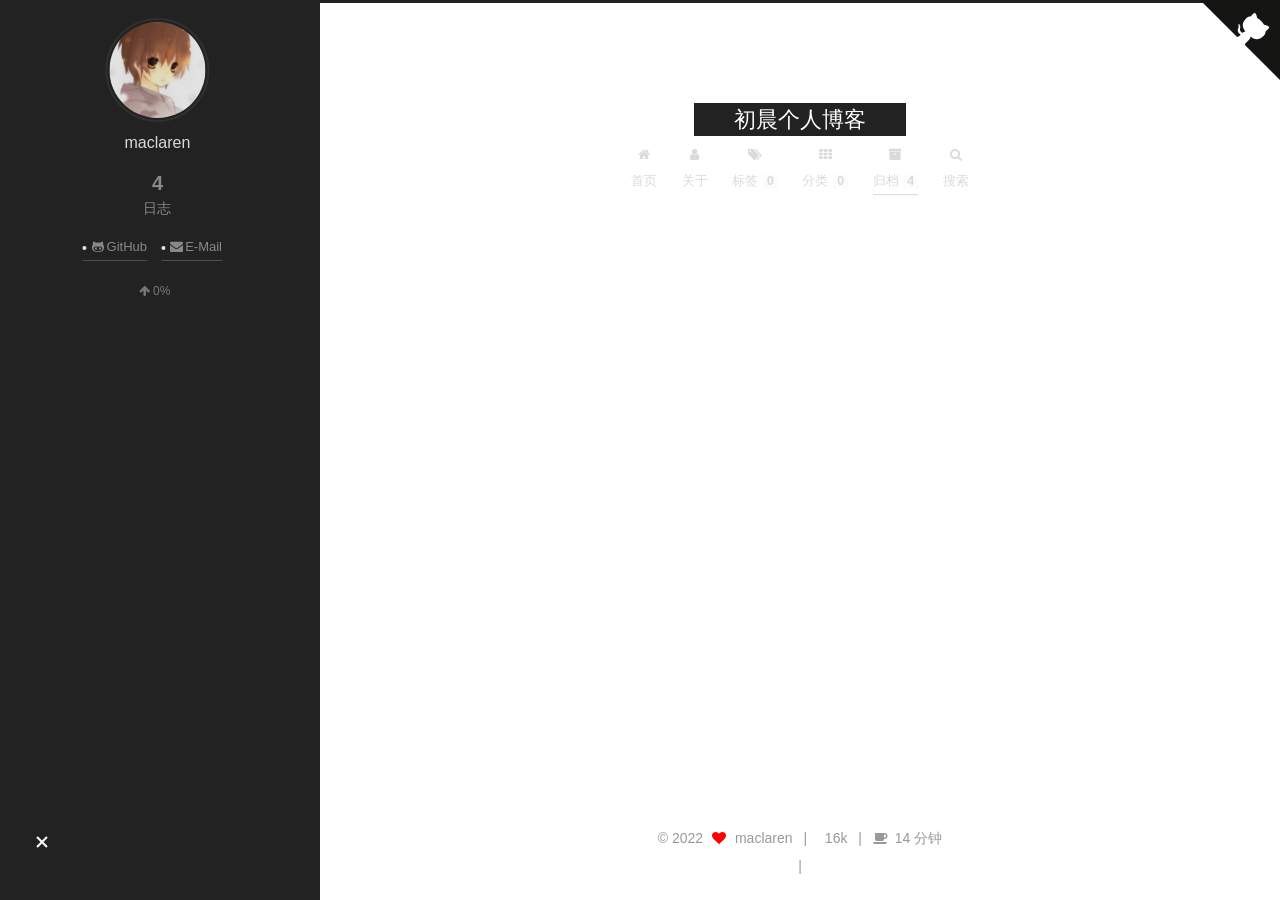
<file: archives/index.html>
<!DOCTYPE html>
<html lang="zh-CN">
<head>
  <meta charset="UTF-8">
<meta name="viewport" content="width=device-width, initial-scale=1, maximum-scale=2">
<meta name="theme-color" content="#222">
<meta name="generator" content="Hexo 5.4.2">
  <link rel="apple-touch-icon" sizes="180x180" href="/images/apple-touch-icon-next.png">
  <link rel="icon" type="image/png" sizes="32x32" href="/images/favicon-32x32-next.png">
  <link rel="icon" type="image/png" sizes="16x16" href="/images/favicon-16x16-next.png">
  <link rel="mask-icon" href="/images/logo.svg" color="#222">

<link rel="stylesheet" href="/css/main.css">


<link rel="stylesheet" href="//cdn.jsdelivr.net/npm/font-awesome@4/css/font-awesome.min.css">

<script id="hexo-configurations">
    var NexT = window.NexT || {};
    var CONFIG = {"hostname":"example.com","root":"/","scheme":"Muse","version":"7.8.0","exturl":false,"sidebar":{"position":"left","display":"always","padding":18,"offset":12,"onmobile":true},"copycode":{"enable":true,"show_result":true,"style":null},"back2top":{"enable":true,"sidebar":true,"scrollpercent":true},"bookmark":{"enable":false,"color":"#222","save":"auto"},"fancybox":false,"mediumzoom":false,"lazyload":false,"pangu":false,"comments":{"style":"tabs","active":null,"storage":true,"lazyload":false,"nav":null},"algolia":{"hits":{"per_page":10},"labels":{"input_placeholder":"Search for Posts","hits_empty":"We didn't find any results for the search: ${query}","hits_stats":"${hits} results found in ${time} ms"}},"localsearch":{"enable":true,"trigger":"auto","top_n_per_article":1,"unescape":false,"preload":false},"motion":{"enable":true,"async":false,"transition":{"post_block":"fadeIn","post_header":"slideDownIn","post_body":"slideDownIn","coll_header":"slideLeftIn","sidebar":"slideUpIn"}},"path":"search.xml"};
  </script>

  <meta property="og:type" content="website">
<meta property="og:title" content="初晨个人博客">
<meta property="og:url" content="http://example.com/archives/index.html">
<meta property="og:site_name" content="初晨个人博客">
<meta property="og:locale" content="zh_CN">
<meta property="article:author" content="maclaren">
<meta name="twitter:card" content="summary">

<link rel="canonical" href="http://example.com/archives/">


<script id="page-configurations">
  // https://hexo.io/docs/variables.html
  CONFIG.page = {
    sidebar: "",
    isHome : false,
    isPost : false,
    lang   : 'zh-CN'
  };
</script>

  <title>归档 | 初晨个人博客</title>
  






  <noscript>
  <style>
  .use-motion .brand,
  .use-motion .menu-item,
  .sidebar-inner,
  .use-motion .post-block,
  .use-motion .pagination,
  .use-motion .comments,
  .use-motion .post-header,
  .use-motion .post-body,
  .use-motion .collection-header { opacity: initial; }

  .use-motion .site-title,
  .use-motion .site-subtitle {
    opacity: initial;
    top: initial;
  }

  .use-motion .logo-line-before i { left: initial; }
  .use-motion .logo-line-after i { right: initial; }
  </style>
</noscript>

</head>

<body itemscope itemtype="http://schema.org/WebPage">
  <div class="container use-motion">
    <div class="headband"></div>
    <a target="_blank" rel="noopener" href="https://github.com/maclaren0920" class="github-corner" aria-label="View source on GitHub">
    <svg width="80" height="80" viewBox="0 0 250 250" style="fill:#151513; color:#fff; position: absolute; top: 0; border: 0; right: 0;" aria-hidden="true"><path d="M0,0 L115,115 L130,115 L142,142 L250,250 L250,0 Z"></path><path d="M128.3,109.0 C113.8,99.7 119.0,89.6 119.0,89.6 C122.0,82.7 120.5,78.6 120.5,78.6 C119.2,72.0 123.4,76.3 123.4,76.3 C127.3,80.9 125.5,87.3 125.5,87.3 C122.9,97.6 130.6,101.9 134.4,103.2" fill="currentColor" style="transform-origin: 130px 106px;" class="octo-arm"></path><path d="M115.0,115.0 C114.9,115.1 118.7,116.5 119.8,115.4 L133.7,101.6 C136.9,99.2 139.9,98.4 142.2,98.6 C133.8,88.0 127.5,74.4 143.8,58.0 C148.5,53.4 154.0,51.2 159.7,51.0 C160.3,49.4 163.2,43.6 171.4,40.1 C171.4,40.1 176.1,42.5 178.8,56.2 C183.1,58.6 187.2,61.8 190.9,65.4 C194.5,69.0 197.7,73.2 200.1,77.6 C213.8,80.2 216.3,84.9 216.3,84.9 C212.7,93.1 206.9,96.0 205.4,96.6 C205.1,102.4 203.0,107.8 198.3,112.5 C181.9,128.9 168.3,122.5 157.7,114.1 C157.9,116.9 156.7,120.9 152.7,124.9 L141.0,136.5 C139.8,137.7 141.6,141.9 141.8,141.8 Z" fill="currentColor" class="octo-body"></path></svg></a><style>.github-corner:hover .octo-arm{animation:octocat-wave 560ms ease-in-out}@keyframes octocat-wave{0%,100%{transform:rotate(0)}20%,60%{transform:rotate(-25deg)}40%,80%{transform:rotate(10deg)}}@media (max-width:500px){.github-corner:hover .octo-arm{animation:none}.github-corner .octo-arm{animation:octocat-wave 560ms ease-in-out}}</style>
    <header class="header" itemscope itemtype="http://schema.org/WPHeader">
      <div class="header-inner"><div class="site-brand-container">
  <div class="site-nav-toggle">
    <div class="toggle" aria-label="切换导航栏">
      <span class="toggle-line toggle-line-first"></span>
      <span class="toggle-line toggle-line-middle"></span>
      <span class="toggle-line toggle-line-last"></span>
    </div>
  </div>

  <div class="site-meta">

    <a href="/" class="brand" rel="start">
      <span class="logo-line-before"><i></i></span>
      <h1 class="site-title">初晨个人博客</h1>
      <span class="logo-line-after"><i></i></span>
    </a>
  </div>

  <div class="site-nav-right">
    <div class="toggle popup-trigger">
        <i class="fa fa-search fa-fw fa-lg"></i>
    </div>
  </div>
</div>




<nav class="site-nav">
  <ul id="menu" class="main-menu menu">
        <li class="menu-item menu-item-home">

    <a href="/" rel="section"><i class="fa fa-home fa-fw"></i>首页</a>

  </li>
        <li class="menu-item menu-item-about">

    <a href="/about/" rel="section"><i class="fa fa-user fa-fw"></i>关于</a>

  </li>
        <li class="menu-item menu-item-tags">

    <a href="/tags/" rel="section"><i class="fa fa-tags fa-fw"></i>标签<span class="badge">0</span></a>

  </li>
        <li class="menu-item menu-item-categories">

    <a href="/categories/" rel="section"><i class="fa fa-th fa-fw"></i>分类<span class="badge">0</span></a>

  </li>
        <li class="menu-item menu-item-archives">

    <a href="/archives/" rel="section"><i class="fa fa-archive fa-fw"></i>归档<span class="badge">4</span></a>

  </li>
      <li class="menu-item menu-item-search">
        <a role="button" class="popup-trigger"><i class="fa fa-search fa-fw"></i>搜索
        </a>
      </li>
  </ul>
</nav>



  <div class="search-pop-overlay">
    <div class="popup search-popup">
        <div class="search-header">
  <span class="search-icon">
    <i class="fa fa-search"></i>
  </span>
  <div class="search-input-container">
    <input autocomplete="off" autocapitalize="off"
           placeholder="搜索..." spellcheck="false"
           type="search" class="search-input">
  </div>
  <span class="popup-btn-close">
    <i class="fa fa-times-circle"></i>
  </span>
</div>
<div id="search-result">
  <div id="no-result">
    <i class="fa fa-spinner fa-pulse fa-5x fa-fw"></i>
  </div>
</div>

    </div>
  </div>

</div>
    </header>

    
  <div class="reading-progress-bar"></div>


    <main class="main">
      <div class="main-inner">
        <div class="content-wrap">
          

          <div class="content archive">
            

  
  
  
  <div class="post-block">
    <div class="posts-collapse">
      <div class="collection-title">
        <span class="collection-header">嗯..! 目前共计 4 篇日志。 继续努力。</span>
      </div>

      
    <div class="collection-year">
      <span class="collection-header">2022</span>
    </div>

  <article itemscope itemtype="http://schema.org/Article">
    <header class="post-header">

      <div class="post-meta">
        <time itemprop="dateCreated"
              datetime="2022-05-23T19:10:57+00:00"
              content="2022-05-23">
          05-23
        </time>
      </div>

      <div class="post-title">
          <a class="post-title-link" href="/2022/05/23/AOP/" itemprop="url">
            <span itemprop="name">AOP在前端领域的实践</span>
          </a>
      </div>

    </header>
  </article>

  <article itemscope itemtype="http://schema.org/Article">
    <header class="post-header">

      <div class="post-meta">
        <time itemprop="dateCreated"
              datetime="2022-05-23T19:10:57+00:00"
              content="2022-05-23">
          05-23
        </time>
      </div>

      <div class="post-title">
          <a class="post-title-link" href="/2022/05/23/event-loop/" itemprop="url">
            <span itemprop="name">深入理解javascript事件循环机制</span>
          </a>
      </div>

    </header>
  </article>

  <article itemscope itemtype="http://schema.org/Article">
    <header class="post-header">

      <div class="post-meta">
        <time itemprop="dateCreated"
              datetime="2022-05-23T19:10:57+00:00"
              content="2022-05-23">
          05-23
        </time>
      </div>

      <div class="post-title">
          <a class="post-title-link" href="/2022/05/23/git/" itemprop="url">
            <span itemprop="name">那些不常用的Git高级命令</span>
          </a>
      </div>

    </header>
  </article>

  <article itemscope itemtype="http://schema.org/Article">
    <header class="post-header">

      <div class="post-meta">
        <time itemprop="dateCreated"
              datetime="2022-05-23T19:10:57+00:00"
              content="2022-05-23">
          05-23
        </time>
      </div>

      <div class="post-title">
          <a class="post-title-link" href="/2022/05/23/reduce/" itemprop="url">
            <span itemprop="name">javascript高阶函数 - 万能的reduce</span>
          </a>
      </div>

    </header>
  </article>


    </div>
  </div>
  
  
  

  



          </div>
          

<script>
  window.addEventListener('tabs:register', () => {
    let { activeClass } = CONFIG.comments;
    if (CONFIG.comments.storage) {
      activeClass = localStorage.getItem('comments_active') || activeClass;
    }
    if (activeClass) {
      let activeTab = document.querySelector(`a[href="#comment-${activeClass}"]`);
      if (activeTab) {
        activeTab.click();
      }
    }
  });
  if (CONFIG.comments.storage) {
    window.addEventListener('tabs:click', event => {
      if (!event.target.matches('.tabs-comment .tab-content .tab-pane')) return;
      let commentClass = event.target.classList[1];
      localStorage.setItem('comments_active', commentClass);
    });
  }
</script>

        </div>
          
  
  <div class="toggle sidebar-toggle">
    <span class="toggle-line toggle-line-first"></span>
    <span class="toggle-line toggle-line-middle"></span>
    <span class="toggle-line toggle-line-last"></span>
  </div>

  <aside class="sidebar">
    <div class="sidebar-inner">

      <ul class="sidebar-nav motion-element">
        <li class="sidebar-nav-toc">
          文章目录
        </li>
        <li class="sidebar-nav-overview">
          站点概览
        </li>
      </ul>

      <!--noindex-->
      <div class="post-toc-wrap sidebar-panel">
      </div>
      <!--/noindex-->

      <div class="site-overview-wrap sidebar-panel">
        <div class="site-author motion-element" itemprop="author" itemscope itemtype="http://schema.org/Person">
    <img class="site-author-image" itemprop="image" alt="maclaren"
      src="/images/avatar.jpg">
  <p class="site-author-name" itemprop="name">maclaren</p>
  <div class="site-description" itemprop="description"></div>
</div>
<div class="site-state-wrap motion-element">
  <nav class="site-state">
      <div class="site-state-item site-state-posts">
          <a href="/archives/">
        
          <span class="site-state-item-count">4</span>
          <span class="site-state-item-name">日志</span>
        </a>
      </div>
  </nav>
</div>
  <div class="links-of-author motion-element">
      <span class="links-of-author-item">
        <a href="https://github.com/maclaren0920" title="GitHub → https:&#x2F;&#x2F;github.com&#x2F;maclaren0920" rel="noopener" target="_blank"><i class="fa fa-fw fa-github-alt"></i>GitHub</a>
      </span>
      <span class="links-of-author-item">
        <a href="mailto:maclaren0920@126.com" title="E-Mail → mailto:maclaren0920@126.com" rel="noopener" target="_blank"><i class="fa fa-fw fa-envelope"></i>E-Mail</a>
      </span>
  </div>



      </div>
        <div class="back-to-top motion-element">
          <i class="fa fa-arrow-up"></i>
          <span>0%</span>
        </div>

    </div>
  </aside>
  <div id="sidebar-dimmer"></div>


      </div>
    </main>

    <footer class="footer">
      <div class="footer-inner">
        

        

<div class="copyright">
  
  &copy; 
  <span itemprop="copyrightYear">2022</span>
  <span class="with-love">
    <i class="fa fa-heart"></i>
  </span>
  <span class="author" itemprop="copyrightHolder">maclaren</span>
    <span class="post-meta-divider">|</span>
    <span class="post-meta-item-icon">
      <i class="fa fa-chart-area"></i>
    </span>
    <span title="站点总字数">16k</span>
    <span class="post-meta-divider">|</span>
    <span class="post-meta-item-icon">
      <i class="fa fa-coffee"></i>
    </span>
    <span title="站点阅读时长">14 分钟</span>
</div>

        
<div class="busuanzi-count">
  <script async src="https://busuanzi.ibruce.info/busuanzi/2.3/busuanzi.pure.mini.js"></script>
    <span class="post-meta-item" id="busuanzi_container_site_uv" style="display: none;">
      <span class="post-meta-item-icon">
        <i class="fa fa-user"></i>
      </span>
      <span class="site-uv" title="总访客量">
        <span id="busuanzi_value_site_uv"></span>
      </span>
    </span>
    <span class="post-meta-divider">|</span>
    <span class="post-meta-item" id="busuanzi_container_site_pv" style="display: none;">
      <span class="post-meta-item-icon">
        <i class="fa fa-eye"></i>
      </span>
      <span class="site-pv" title="总访问量">
        <span id="busuanzi_value_site_pv"></span>
      </span>
    </span>
</div>








      </div>
    </footer>
  </div>

  
  <script src="/lib/anime.min.js"></script>
  <script src="/lib/velocity/velocity.min.js"></script>
  <script src="/lib/velocity/velocity.ui.min.js"></script>

<script src="/js/utils.js"></script>

<script src="/js/motion.js"></script>


<script src="/js/schemes/muse.js"></script>


<script src="/js/next-boot.js"></script>




  




  
<script src="/js/local-search.js"></script>













  

  

</body>
</html>
</file>
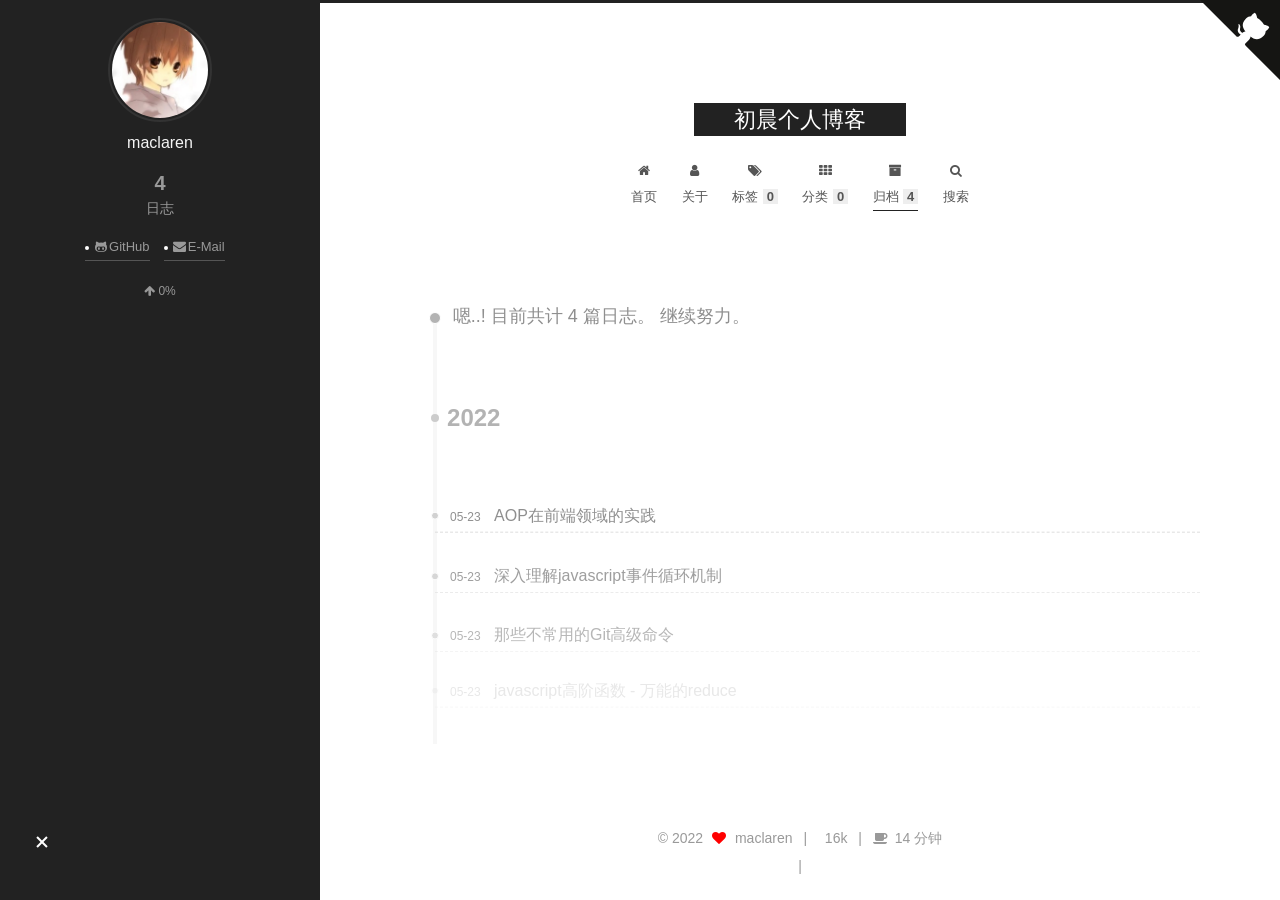
<file: archives/2022/index.html>
<!DOCTYPE html>
<html lang="zh-CN">
<head>
  <meta charset="UTF-8">
<meta name="viewport" content="width=device-width, initial-scale=1, maximum-scale=2">
<meta name="theme-color" content="#222">
<meta name="generator" content="Hexo 5.4.2">
  <link rel="apple-touch-icon" sizes="180x180" href="/images/apple-touch-icon-next.png">
  <link rel="icon" type="image/png" sizes="32x32" href="/images/favicon-32x32-next.png">
  <link rel="icon" type="image/png" sizes="16x16" href="/images/favicon-16x16-next.png">
  <link rel="mask-icon" href="/images/logo.svg" color="#222">

<link rel="stylesheet" href="/css/main.css">


<link rel="stylesheet" href="//cdn.jsdelivr.net/npm/font-awesome@4/css/font-awesome.min.css">

<script id="hexo-configurations">
    var NexT = window.NexT || {};
    var CONFIG = {"hostname":"example.com","root":"/","scheme":"Muse","version":"7.8.0","exturl":false,"sidebar":{"position":"left","display":"always","padding":18,"offset":12,"onmobile":true},"copycode":{"enable":true,"show_result":true,"style":null},"back2top":{"enable":true,"sidebar":true,"scrollpercent":true},"bookmark":{"enable":false,"color":"#222","save":"auto"},"fancybox":false,"mediumzoom":false,"lazyload":false,"pangu":false,"comments":{"style":"tabs","active":null,"storage":true,"lazyload":false,"nav":null},"algolia":{"hits":{"per_page":10},"labels":{"input_placeholder":"Search for Posts","hits_empty":"We didn't find any results for the search: ${query}","hits_stats":"${hits} results found in ${time} ms"}},"localsearch":{"enable":true,"trigger":"auto","top_n_per_article":1,"unescape":false,"preload":false},"motion":{"enable":true,"async":false,"transition":{"post_block":"fadeIn","post_header":"slideDownIn","post_body":"slideDownIn","coll_header":"slideLeftIn","sidebar":"slideUpIn"}},"path":"search.xml"};
  </script>

  <meta property="og:type" content="website">
<meta property="og:title" content="初晨个人博客">
<meta property="og:url" content="http://example.com/archives/2022/index.html">
<meta property="og:site_name" content="初晨个人博客">
<meta property="og:locale" content="zh_CN">
<meta property="article:author" content="maclaren">
<meta name="twitter:card" content="summary">

<link rel="canonical" href="http://example.com/archives/2022/">


<script id="page-configurations">
  // https://hexo.io/docs/variables.html
  CONFIG.page = {
    sidebar: "",
    isHome : false,
    isPost : false,
    lang   : 'zh-CN'
  };
</script>

  <title>归档 | 初晨个人博客</title>
  






  <noscript>
  <style>
  .use-motion .brand,
  .use-motion .menu-item,
  .sidebar-inner,
  .use-motion .post-block,
  .use-motion .pagination,
  .use-motion .comments,
  .use-motion .post-header,
  .use-motion .post-body,
  .use-motion .collection-header { opacity: initial; }

  .use-motion .site-title,
  .use-motion .site-subtitle {
    opacity: initial;
    top: initial;
  }

  .use-motion .logo-line-before i { left: initial; }
  .use-motion .logo-line-after i { right: initial; }
  </style>
</noscript>

</head>

<body itemscope itemtype="http://schema.org/WebPage">
  <div class="container use-motion">
    <div class="headband"></div>
    <a target="_blank" rel="noopener" href="https://github.com/maclaren0920" class="github-corner" aria-label="View source on GitHub">
    <svg width="80" height="80" viewBox="0 0 250 250" style="fill:#151513; color:#fff; position: absolute; top: 0; border: 0; right: 0;" aria-hidden="true"><path d="M0,0 L115,115 L130,115 L142,142 L250,250 L250,0 Z"></path><path d="M128.3,109.0 C113.8,99.7 119.0,89.6 119.0,89.6 C122.0,82.7 120.5,78.6 120.5,78.6 C119.2,72.0 123.4,76.3 123.4,76.3 C127.3,80.9 125.5,87.3 125.5,87.3 C122.9,97.6 130.6,101.9 134.4,103.2" fill="currentColor" style="transform-origin: 130px 106px;" class="octo-arm"></path><path d="M115.0,115.0 C114.9,115.1 118.7,116.5 119.8,115.4 L133.7,101.6 C136.9,99.2 139.9,98.4 142.2,98.6 C133.8,88.0 127.5,74.4 143.8,58.0 C148.5,53.4 154.0,51.2 159.7,51.0 C160.3,49.4 163.2,43.6 171.4,40.1 C171.4,40.1 176.1,42.5 178.8,56.2 C183.1,58.6 187.2,61.8 190.9,65.4 C194.5,69.0 197.7,73.2 200.1,77.6 C213.8,80.2 216.3,84.9 216.3,84.9 C212.7,93.1 206.9,96.0 205.4,96.6 C205.1,102.4 203.0,107.8 198.3,112.5 C181.9,128.9 168.3,122.5 157.7,114.1 C157.9,116.9 156.7,120.9 152.7,124.9 L141.0,136.5 C139.8,137.7 141.6,141.9 141.8,141.8 Z" fill="currentColor" class="octo-body"></path></svg></a><style>.github-corner:hover .octo-arm{animation:octocat-wave 560ms ease-in-out}@keyframes octocat-wave{0%,100%{transform:rotate(0)}20%,60%{transform:rotate(-25deg)}40%,80%{transform:rotate(10deg)}}@media (max-width:500px){.github-corner:hover .octo-arm{animation:none}.github-corner .octo-arm{animation:octocat-wave 560ms ease-in-out}}</style>
    <header class="header" itemscope itemtype="http://schema.org/WPHeader">
      <div class="header-inner"><div class="site-brand-container">
  <div class="site-nav-toggle">
    <div class="toggle" aria-label="切换导航栏">
      <span class="toggle-line toggle-line-first"></span>
      <span class="toggle-line toggle-line-middle"></span>
      <span class="toggle-line toggle-line-last"></span>
    </div>
  </div>

  <div class="site-meta">

    <a href="/" class="brand" rel="start">
      <span class="logo-line-before"><i></i></span>
      <h1 class="site-title">初晨个人博客</h1>
      <span class="logo-line-after"><i></i></span>
    </a>
  </div>

  <div class="site-nav-right">
    <div class="toggle popup-trigger">
        <i class="fa fa-search fa-fw fa-lg"></i>
    </div>
  </div>
</div>




<nav class="site-nav">
  <ul id="menu" class="main-menu menu">
        <li class="menu-item menu-item-home">

    <a href="/" rel="section"><i class="fa fa-home fa-fw"></i>首页</a>

  </li>
        <li class="menu-item menu-item-about">

    <a href="/about/" rel="section"><i class="fa fa-user fa-fw"></i>关于</a>

  </li>
        <li class="menu-item menu-item-tags">

    <a href="/tags/" rel="section"><i class="fa fa-tags fa-fw"></i>标签<span class="badge">0</span></a>

  </li>
        <li class="menu-item menu-item-categories">

    <a href="/categories/" rel="section"><i class="fa fa-th fa-fw"></i>分类<span class="badge">0</span></a>

  </li>
        <li class="menu-item menu-item-archives">

    <a href="/archives/" rel="section"><i class="fa fa-archive fa-fw"></i>归档<span class="badge">4</span></a>

  </li>
      <li class="menu-item menu-item-search">
        <a role="button" class="popup-trigger"><i class="fa fa-search fa-fw"></i>搜索
        </a>
      </li>
  </ul>
</nav>



  <div class="search-pop-overlay">
    <div class="popup search-popup">
        <div class="search-header">
  <span class="search-icon">
    <i class="fa fa-search"></i>
  </span>
  <div class="search-input-container">
    <input autocomplete="off" autocapitalize="off"
           placeholder="搜索..." spellcheck="false"
           type="search" class="search-input">
  </div>
  <span class="popup-btn-close">
    <i class="fa fa-times-circle"></i>
  </span>
</div>
<div id="search-result">
  <div id="no-result">
    <i class="fa fa-spinner fa-pulse fa-5x fa-fw"></i>
  </div>
</div>

    </div>
  </div>

</div>
    </header>

    
  <div class="reading-progress-bar"></div>


    <main class="main">
      <div class="main-inner">
        <div class="content-wrap">
          

          <div class="content archive">
            

  
  
  
  <div class="post-block">
    <div class="posts-collapse">
      <div class="collection-title">
        <span class="collection-header">嗯..! 目前共计 4 篇日志。 继续努力。</span>
      </div>

      
    <div class="collection-year">
      <span class="collection-header">2022</span>
    </div>

  <article itemscope itemtype="http://schema.org/Article">
    <header class="post-header">

      <div class="post-meta">
        <time itemprop="dateCreated"
              datetime="2022-05-23T19:10:57+00:00"
              content="2022-05-23">
          05-23
        </time>
      </div>

      <div class="post-title">
          <a class="post-title-link" href="/2022/05/23/AOP/" itemprop="url">
            <span itemprop="name">AOP在前端领域的实践</span>
          </a>
      </div>

    </header>
  </article>

  <article itemscope itemtype="http://schema.org/Article">
    <header class="post-header">

      <div class="post-meta">
        <time itemprop="dateCreated"
              datetime="2022-05-23T19:10:57+00:00"
              content="2022-05-23">
          05-23
        </time>
      </div>

      <div class="post-title">
          <a class="post-title-link" href="/2022/05/23/event-loop/" itemprop="url">
            <span itemprop="name">深入理解javascript事件循环机制</span>
          </a>
      </div>

    </header>
  </article>

  <article itemscope itemtype="http://schema.org/Article">
    <header class="post-header">

      <div class="post-meta">
        <time itemprop="dateCreated"
              datetime="2022-05-23T19:10:57+00:00"
              content="2022-05-23">
          05-23
        </time>
      </div>

      <div class="post-title">
          <a class="post-title-link" href="/2022/05/23/git/" itemprop="url">
            <span itemprop="name">那些不常用的Git高级命令</span>
          </a>
      </div>

    </header>
  </article>

  <article itemscope itemtype="http://schema.org/Article">
    <header class="post-header">

      <div class="post-meta">
        <time itemprop="dateCreated"
              datetime="2022-05-23T19:10:57+00:00"
              content="2022-05-23">
          05-23
        </time>
      </div>

      <div class="post-title">
          <a class="post-title-link" href="/2022/05/23/reduce/" itemprop="url">
            <span itemprop="name">javascript高阶函数 - 万能的reduce</span>
          </a>
      </div>

    </header>
  </article>


    </div>
  </div>
  
  
  

  



          </div>
          

<script>
  window.addEventListener('tabs:register', () => {
    let { activeClass } = CONFIG.comments;
    if (CONFIG.comments.storage) {
      activeClass = localStorage.getItem('comments_active') || activeClass;
    }
    if (activeClass) {
      let activeTab = document.querySelector(`a[href="#comment-${activeClass}"]`);
      if (activeTab) {
        activeTab.click();
      }
    }
  });
  if (CONFIG.comments.storage) {
    window.addEventListener('tabs:click', event => {
      if (!event.target.matches('.tabs-comment .tab-content .tab-pane')) return;
      let commentClass = event.target.classList[1];
      localStorage.setItem('comments_active', commentClass);
    });
  }
</script>

        </div>
          
  
  <div class="toggle sidebar-toggle">
    <span class="toggle-line toggle-line-first"></span>
    <span class="toggle-line toggle-line-middle"></span>
    <span class="toggle-line toggle-line-last"></span>
  </div>

  <aside class="sidebar">
    <div class="sidebar-inner">

      <ul class="sidebar-nav motion-element">
        <li class="sidebar-nav-toc">
          文章目录
        </li>
        <li class="sidebar-nav-overview">
          站点概览
        </li>
      </ul>

      <!--noindex-->
      <div class="post-toc-wrap sidebar-panel">
      </div>
      <!--/noindex-->

      <div class="site-overview-wrap sidebar-panel">
        <div class="site-author motion-element" itemprop="author" itemscope itemtype="http://schema.org/Person">
    <img class="site-author-image" itemprop="image" alt="maclaren"
      src="/images/avatar.jpg">
  <p class="site-author-name" itemprop="name">maclaren</p>
  <div class="site-description" itemprop="description"></div>
</div>
<div class="site-state-wrap motion-element">
  <nav class="site-state">
      <div class="site-state-item site-state-posts">
          <a href="/archives/">
        
          <span class="site-state-item-count">4</span>
          <span class="site-state-item-name">日志</span>
        </a>
      </div>
  </nav>
</div>
  <div class="links-of-author motion-element">
      <span class="links-of-author-item">
        <a href="https://github.com/maclaren0920" title="GitHub → https:&#x2F;&#x2F;github.com&#x2F;maclaren0920" rel="noopener" target="_blank"><i class="fa fa-fw fa-github-alt"></i>GitHub</a>
      </span>
      <span class="links-of-author-item">
        <a href="mailto:maclaren0920@126.com" title="E-Mail → mailto:maclaren0920@126.com" rel="noopener" target="_blank"><i class="fa fa-fw fa-envelope"></i>E-Mail</a>
      </span>
  </div>



      </div>
        <div class="back-to-top motion-element">
          <i class="fa fa-arrow-up"></i>
          <span>0%</span>
        </div>

    </div>
  </aside>
  <div id="sidebar-dimmer"></div>


      </div>
    </main>

    <footer class="footer">
      <div class="footer-inner">
        

        

<div class="copyright">
  
  &copy; 
  <span itemprop="copyrightYear">2022</span>
  <span class="with-love">
    <i class="fa fa-heart"></i>
  </span>
  <span class="author" itemprop="copyrightHolder">maclaren</span>
    <span class="post-meta-divider">|</span>
    <span class="post-meta-item-icon">
      <i class="fa fa-chart-area"></i>
    </span>
    <span title="站点总字数">16k</span>
    <span class="post-meta-divider">|</span>
    <span class="post-meta-item-icon">
      <i class="fa fa-coffee"></i>
    </span>
    <span title="站点阅读时长">14 分钟</span>
</div>

        
<div class="busuanzi-count">
  <script async src="https://busuanzi.ibruce.info/busuanzi/2.3/busuanzi.pure.mini.js"></script>
    <span class="post-meta-item" id="busuanzi_container_site_uv" style="display: none;">
      <span class="post-meta-item-icon">
        <i class="fa fa-user"></i>
      </span>
      <span class="site-uv" title="总访客量">
        <span id="busuanzi_value_site_uv"></span>
      </span>
    </span>
    <span class="post-meta-divider">|</span>
    <span class="post-meta-item" id="busuanzi_container_site_pv" style="display: none;">
      <span class="post-meta-item-icon">
        <i class="fa fa-eye"></i>
      </span>
      <span class="site-pv" title="总访问量">
        <span id="busuanzi_value_site_pv"></span>
      </span>
    </span>
</div>








      </div>
    </footer>
  </div>

  
  <script src="/lib/anime.min.js"></script>
  <script src="/lib/velocity/velocity.min.js"></script>
  <script src="/lib/velocity/velocity.ui.min.js"></script>

<script src="/js/utils.js"></script>

<script src="/js/motion.js"></script>


<script src="/js/schemes/muse.js"></script>


<script src="/js/next-boot.js"></script>




  




  
<script src="/js/local-search.js"></script>













  

  

</body>
</html>
</file>
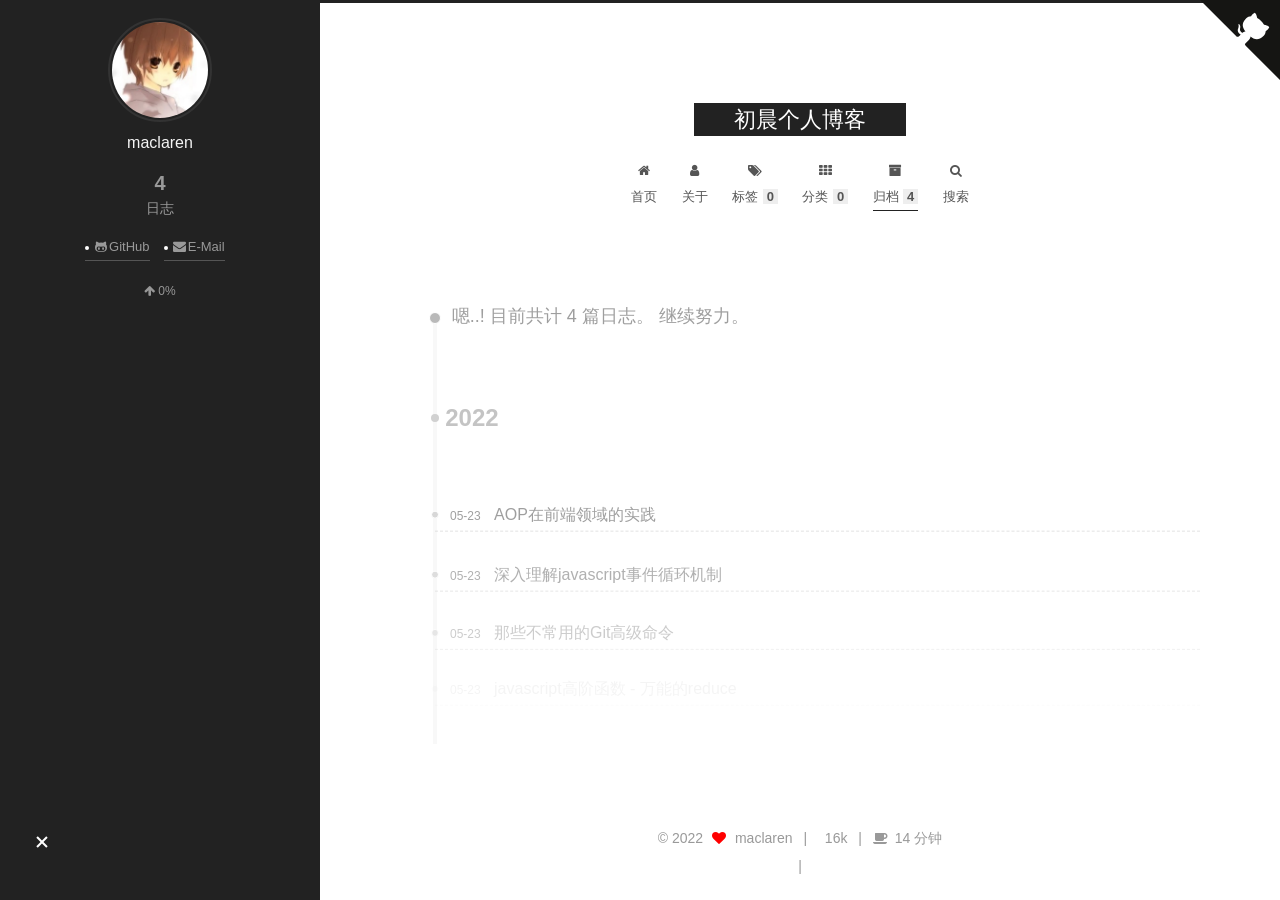
<file: archives/2022/05/index.html>
<!DOCTYPE html>
<html lang="zh-CN">
<head>
  <meta charset="UTF-8">
<meta name="viewport" content="width=device-width, initial-scale=1, maximum-scale=2">
<meta name="theme-color" content="#222">
<meta name="generator" content="Hexo 5.4.2">
  <link rel="apple-touch-icon" sizes="180x180" href="/images/apple-touch-icon-next.png">
  <link rel="icon" type="image/png" sizes="32x32" href="/images/favicon-32x32-next.png">
  <link rel="icon" type="image/png" sizes="16x16" href="/images/favicon-16x16-next.png">
  <link rel="mask-icon" href="/images/logo.svg" color="#222">

<link rel="stylesheet" href="/css/main.css">


<link rel="stylesheet" href="//cdn.jsdelivr.net/npm/font-awesome@4/css/font-awesome.min.css">

<script id="hexo-configurations">
    var NexT = window.NexT || {};
    var CONFIG = {"hostname":"example.com","root":"/","scheme":"Muse","version":"7.8.0","exturl":false,"sidebar":{"position":"left","display":"always","padding":18,"offset":12,"onmobile":true},"copycode":{"enable":true,"show_result":true,"style":null},"back2top":{"enable":true,"sidebar":true,"scrollpercent":true},"bookmark":{"enable":false,"color":"#222","save":"auto"},"fancybox":false,"mediumzoom":false,"lazyload":false,"pangu":false,"comments":{"style":"tabs","active":null,"storage":true,"lazyload":false,"nav":null},"algolia":{"hits":{"per_page":10},"labels":{"input_placeholder":"Search for Posts","hits_empty":"We didn't find any results for the search: ${query}","hits_stats":"${hits} results found in ${time} ms"}},"localsearch":{"enable":true,"trigger":"auto","top_n_per_article":1,"unescape":false,"preload":false},"motion":{"enable":true,"async":false,"transition":{"post_block":"fadeIn","post_header":"slideDownIn","post_body":"slideDownIn","coll_header":"slideLeftIn","sidebar":"slideUpIn"}},"path":"search.xml"};
  </script>

  <meta property="og:type" content="website">
<meta property="og:title" content="初晨个人博客">
<meta property="og:url" content="http://example.com/archives/2022/05/index.html">
<meta property="og:site_name" content="初晨个人博客">
<meta property="og:locale" content="zh_CN">
<meta property="article:author" content="maclaren">
<meta name="twitter:card" content="summary">

<link rel="canonical" href="http://example.com/archives/2022/05/">


<script id="page-configurations">
  // https://hexo.io/docs/variables.html
  CONFIG.page = {
    sidebar: "",
    isHome : false,
    isPost : false,
    lang   : 'zh-CN'
  };
</script>

  <title>归档 | 初晨个人博客</title>
  






  <noscript>
  <style>
  .use-motion .brand,
  .use-motion .menu-item,
  .sidebar-inner,
  .use-motion .post-block,
  .use-motion .pagination,
  .use-motion .comments,
  .use-motion .post-header,
  .use-motion .post-body,
  .use-motion .collection-header { opacity: initial; }

  .use-motion .site-title,
  .use-motion .site-subtitle {
    opacity: initial;
    top: initial;
  }

  .use-motion .logo-line-before i { left: initial; }
  .use-motion .logo-line-after i { right: initial; }
  </style>
</noscript>

</head>

<body itemscope itemtype="http://schema.org/WebPage">
  <div class="container use-motion">
    <div class="headband"></div>
    <a target="_blank" rel="noopener" href="https://github.com/maclaren0920" class="github-corner" aria-label="View source on GitHub">
    <svg width="80" height="80" viewBox="0 0 250 250" style="fill:#151513; color:#fff; position: absolute; top: 0; border: 0; right: 0;" aria-hidden="true"><path d="M0,0 L115,115 L130,115 L142,142 L250,250 L250,0 Z"></path><path d="M128.3,109.0 C113.8,99.7 119.0,89.6 119.0,89.6 C122.0,82.7 120.5,78.6 120.5,78.6 C119.2,72.0 123.4,76.3 123.4,76.3 C127.3,80.9 125.5,87.3 125.5,87.3 C122.9,97.6 130.6,101.9 134.4,103.2" fill="currentColor" style="transform-origin: 130px 106px;" class="octo-arm"></path><path d="M115.0,115.0 C114.9,115.1 118.7,116.5 119.8,115.4 L133.7,101.6 C136.9,99.2 139.9,98.4 142.2,98.6 C133.8,88.0 127.5,74.4 143.8,58.0 C148.5,53.4 154.0,51.2 159.7,51.0 C160.3,49.4 163.2,43.6 171.4,40.1 C171.4,40.1 176.1,42.5 178.8,56.2 C183.1,58.6 187.2,61.8 190.9,65.4 C194.5,69.0 197.7,73.2 200.1,77.6 C213.8,80.2 216.3,84.9 216.3,84.9 C212.7,93.1 206.9,96.0 205.4,96.6 C205.1,102.4 203.0,107.8 198.3,112.5 C181.9,128.9 168.3,122.5 157.7,114.1 C157.9,116.9 156.7,120.9 152.7,124.9 L141.0,136.5 C139.8,137.7 141.6,141.9 141.8,141.8 Z" fill="currentColor" class="octo-body"></path></svg></a><style>.github-corner:hover .octo-arm{animation:octocat-wave 560ms ease-in-out}@keyframes octocat-wave{0%,100%{transform:rotate(0)}20%,60%{transform:rotate(-25deg)}40%,80%{transform:rotate(10deg)}}@media (max-width:500px){.github-corner:hover .octo-arm{animation:none}.github-corner .octo-arm{animation:octocat-wave 560ms ease-in-out}}</style>
    <header class="header" itemscope itemtype="http://schema.org/WPHeader">
      <div class="header-inner"><div class="site-brand-container">
  <div class="site-nav-toggle">
    <div class="toggle" aria-label="切换导航栏">
      <span class="toggle-line toggle-line-first"></span>
      <span class="toggle-line toggle-line-middle"></span>
      <span class="toggle-line toggle-line-last"></span>
    </div>
  </div>

  <div class="site-meta">

    <a href="/" class="brand" rel="start">
      <span class="logo-line-before"><i></i></span>
      <h1 class="site-title">初晨个人博客</h1>
      <span class="logo-line-after"><i></i></span>
    </a>
  </div>

  <div class="site-nav-right">
    <div class="toggle popup-trigger">
        <i class="fa fa-search fa-fw fa-lg"></i>
    </div>
  </div>
</div>




<nav class="site-nav">
  <ul id="menu" class="main-menu menu">
        <li class="menu-item menu-item-home">

    <a href="/" rel="section"><i class="fa fa-home fa-fw"></i>首页</a>

  </li>
        <li class="menu-item menu-item-about">

    <a href="/about/" rel="section"><i class="fa fa-user fa-fw"></i>关于</a>

  </li>
        <li class="menu-item menu-item-tags">

    <a href="/tags/" rel="section"><i class="fa fa-tags fa-fw"></i>标签<span class="badge">0</span></a>

  </li>
        <li class="menu-item menu-item-categories">

    <a href="/categories/" rel="section"><i class="fa fa-th fa-fw"></i>分类<span class="badge">0</span></a>

  </li>
        <li class="menu-item menu-item-archives">

    <a href="/archives/" rel="section"><i class="fa fa-archive fa-fw"></i>归档<span class="badge">4</span></a>

  </li>
      <li class="menu-item menu-item-search">
        <a role="button" class="popup-trigger"><i class="fa fa-search fa-fw"></i>搜索
        </a>
      </li>
  </ul>
</nav>



  <div class="search-pop-overlay">
    <div class="popup search-popup">
        <div class="search-header">
  <span class="search-icon">
    <i class="fa fa-search"></i>
  </span>
  <div class="search-input-container">
    <input autocomplete="off" autocapitalize="off"
           placeholder="搜索..." spellcheck="false"
           type="search" class="search-input">
  </div>
  <span class="popup-btn-close">
    <i class="fa fa-times-circle"></i>
  </span>
</div>
<div id="search-result">
  <div id="no-result">
    <i class="fa fa-spinner fa-pulse fa-5x fa-fw"></i>
  </div>
</div>

    </div>
  </div>

</div>
    </header>

    
  <div class="reading-progress-bar"></div>


    <main class="main">
      <div class="main-inner">
        <div class="content-wrap">
          

          <div class="content archive">
            

  
  
  
  <div class="post-block">
    <div class="posts-collapse">
      <div class="collection-title">
        <span class="collection-header">嗯..! 目前共计 4 篇日志。 继续努力。</span>
      </div>

      
    <div class="collection-year">
      <span class="collection-header">2022</span>
    </div>

  <article itemscope itemtype="http://schema.org/Article">
    <header class="post-header">

      <div class="post-meta">
        <time itemprop="dateCreated"
              datetime="2022-05-23T19:10:57+00:00"
              content="2022-05-23">
          05-23
        </time>
      </div>

      <div class="post-title">
          <a class="post-title-link" href="/2022/05/23/AOP/" itemprop="url">
            <span itemprop="name">AOP在前端领域的实践</span>
          </a>
      </div>

    </header>
  </article>

  <article itemscope itemtype="http://schema.org/Article">
    <header class="post-header">

      <div class="post-meta">
        <time itemprop="dateCreated"
              datetime="2022-05-23T19:10:57+00:00"
              content="2022-05-23">
          05-23
        </time>
      </div>

      <div class="post-title">
          <a class="post-title-link" href="/2022/05/23/event-loop/" itemprop="url">
            <span itemprop="name">深入理解javascript事件循环机制</span>
          </a>
      </div>

    </header>
  </article>

  <article itemscope itemtype="http://schema.org/Article">
    <header class="post-header">

      <div class="post-meta">
        <time itemprop="dateCreated"
              datetime="2022-05-23T19:10:57+00:00"
              content="2022-05-23">
          05-23
        </time>
      </div>

      <div class="post-title">
          <a class="post-title-link" href="/2022/05/23/git/" itemprop="url">
            <span itemprop="name">那些不常用的Git高级命令</span>
          </a>
      </div>

    </header>
  </article>

  <article itemscope itemtype="http://schema.org/Article">
    <header class="post-header">

      <div class="post-meta">
        <time itemprop="dateCreated"
              datetime="2022-05-23T19:10:57+00:00"
              content="2022-05-23">
          05-23
        </time>
      </div>

      <div class="post-title">
          <a class="post-title-link" href="/2022/05/23/reduce/" itemprop="url">
            <span itemprop="name">javascript高阶函数 - 万能的reduce</span>
          </a>
      </div>

    </header>
  </article>


    </div>
  </div>
  
  
  

  



          </div>
          

<script>
  window.addEventListener('tabs:register', () => {
    let { activeClass } = CONFIG.comments;
    if (CONFIG.comments.storage) {
      activeClass = localStorage.getItem('comments_active') || activeClass;
    }
    if (activeClass) {
      let activeTab = document.querySelector(`a[href="#comment-${activeClass}"]`);
      if (activeTab) {
        activeTab.click();
      }
    }
  });
  if (CONFIG.comments.storage) {
    window.addEventListener('tabs:click', event => {
      if (!event.target.matches('.tabs-comment .tab-content .tab-pane')) return;
      let commentClass = event.target.classList[1];
      localStorage.setItem('comments_active', commentClass);
    });
  }
</script>

        </div>
          
  
  <div class="toggle sidebar-toggle">
    <span class="toggle-line toggle-line-first"></span>
    <span class="toggle-line toggle-line-middle"></span>
    <span class="toggle-line toggle-line-last"></span>
  </div>

  <aside class="sidebar">
    <div class="sidebar-inner">

      <ul class="sidebar-nav motion-element">
        <li class="sidebar-nav-toc">
          文章目录
        </li>
        <li class="sidebar-nav-overview">
          站点概览
        </li>
      </ul>

      <!--noindex-->
      <div class="post-toc-wrap sidebar-panel">
      </div>
      <!--/noindex-->

      <div class="site-overview-wrap sidebar-panel">
        <div class="site-author motion-element" itemprop="author" itemscope itemtype="http://schema.org/Person">
    <img class="site-author-image" itemprop="image" alt="maclaren"
      src="/images/avatar.jpg">
  <p class="site-author-name" itemprop="name">maclaren</p>
  <div class="site-description" itemprop="description"></div>
</div>
<div class="site-state-wrap motion-element">
  <nav class="site-state">
      <div class="site-state-item site-state-posts">
          <a href="/archives/">
        
          <span class="site-state-item-count">4</span>
          <span class="site-state-item-name">日志</span>
        </a>
      </div>
  </nav>
</div>
  <div class="links-of-author motion-element">
      <span class="links-of-author-item">
        <a href="https://github.com/maclaren0920" title="GitHub → https:&#x2F;&#x2F;github.com&#x2F;maclaren0920" rel="noopener" target="_blank"><i class="fa fa-fw fa-github-alt"></i>GitHub</a>
      </span>
      <span class="links-of-author-item">
        <a href="mailto:maclaren0920@126.com" title="E-Mail → mailto:maclaren0920@126.com" rel="noopener" target="_blank"><i class="fa fa-fw fa-envelope"></i>E-Mail</a>
      </span>
  </div>



      </div>
        <div class="back-to-top motion-element">
          <i class="fa fa-arrow-up"></i>
          <span>0%</span>
        </div>

    </div>
  </aside>
  <div id="sidebar-dimmer"></div>


      </div>
    </main>

    <footer class="footer">
      <div class="footer-inner">
        

        

<div class="copyright">
  
  &copy; 
  <span itemprop="copyrightYear">2022</span>
  <span class="with-love">
    <i class="fa fa-heart"></i>
  </span>
  <span class="author" itemprop="copyrightHolder">maclaren</span>
    <span class="post-meta-divider">|</span>
    <span class="post-meta-item-icon">
      <i class="fa fa-chart-area"></i>
    </span>
    <span title="站点总字数">16k</span>
    <span class="post-meta-divider">|</span>
    <span class="post-meta-item-icon">
      <i class="fa fa-coffee"></i>
    </span>
    <span title="站点阅读时长">14 分钟</span>
</div>

        
<div class="busuanzi-count">
  <script async src="https://busuanzi.ibruce.info/busuanzi/2.3/busuanzi.pure.mini.js"></script>
    <span class="post-meta-item" id="busuanzi_container_site_uv" style="display: none;">
      <span class="post-meta-item-icon">
        <i class="fa fa-user"></i>
      </span>
      <span class="site-uv" title="总访客量">
        <span id="busuanzi_value_site_uv"></span>
      </span>
    </span>
    <span class="post-meta-divider">|</span>
    <span class="post-meta-item" id="busuanzi_container_site_pv" style="display: none;">
      <span class="post-meta-item-icon">
        <i class="fa fa-eye"></i>
      </span>
      <span class="site-pv" title="总访问量">
        <span id="busuanzi_value_site_pv"></span>
      </span>
    </span>
</div>








      </div>
    </footer>
  </div>

  
  <script src="/lib/anime.min.js"></script>
  <script src="/lib/velocity/velocity.min.js"></script>
  <script src="/lib/velocity/velocity.ui.min.js"></script>

<script src="/js/utils.js"></script>

<script src="/js/motion.js"></script>


<script src="/js/schemes/muse.js"></script>


<script src="/js/next-boot.js"></script>




  




  
<script src="/js/local-search.js"></script>













  

  

</body>
</html>
</file>
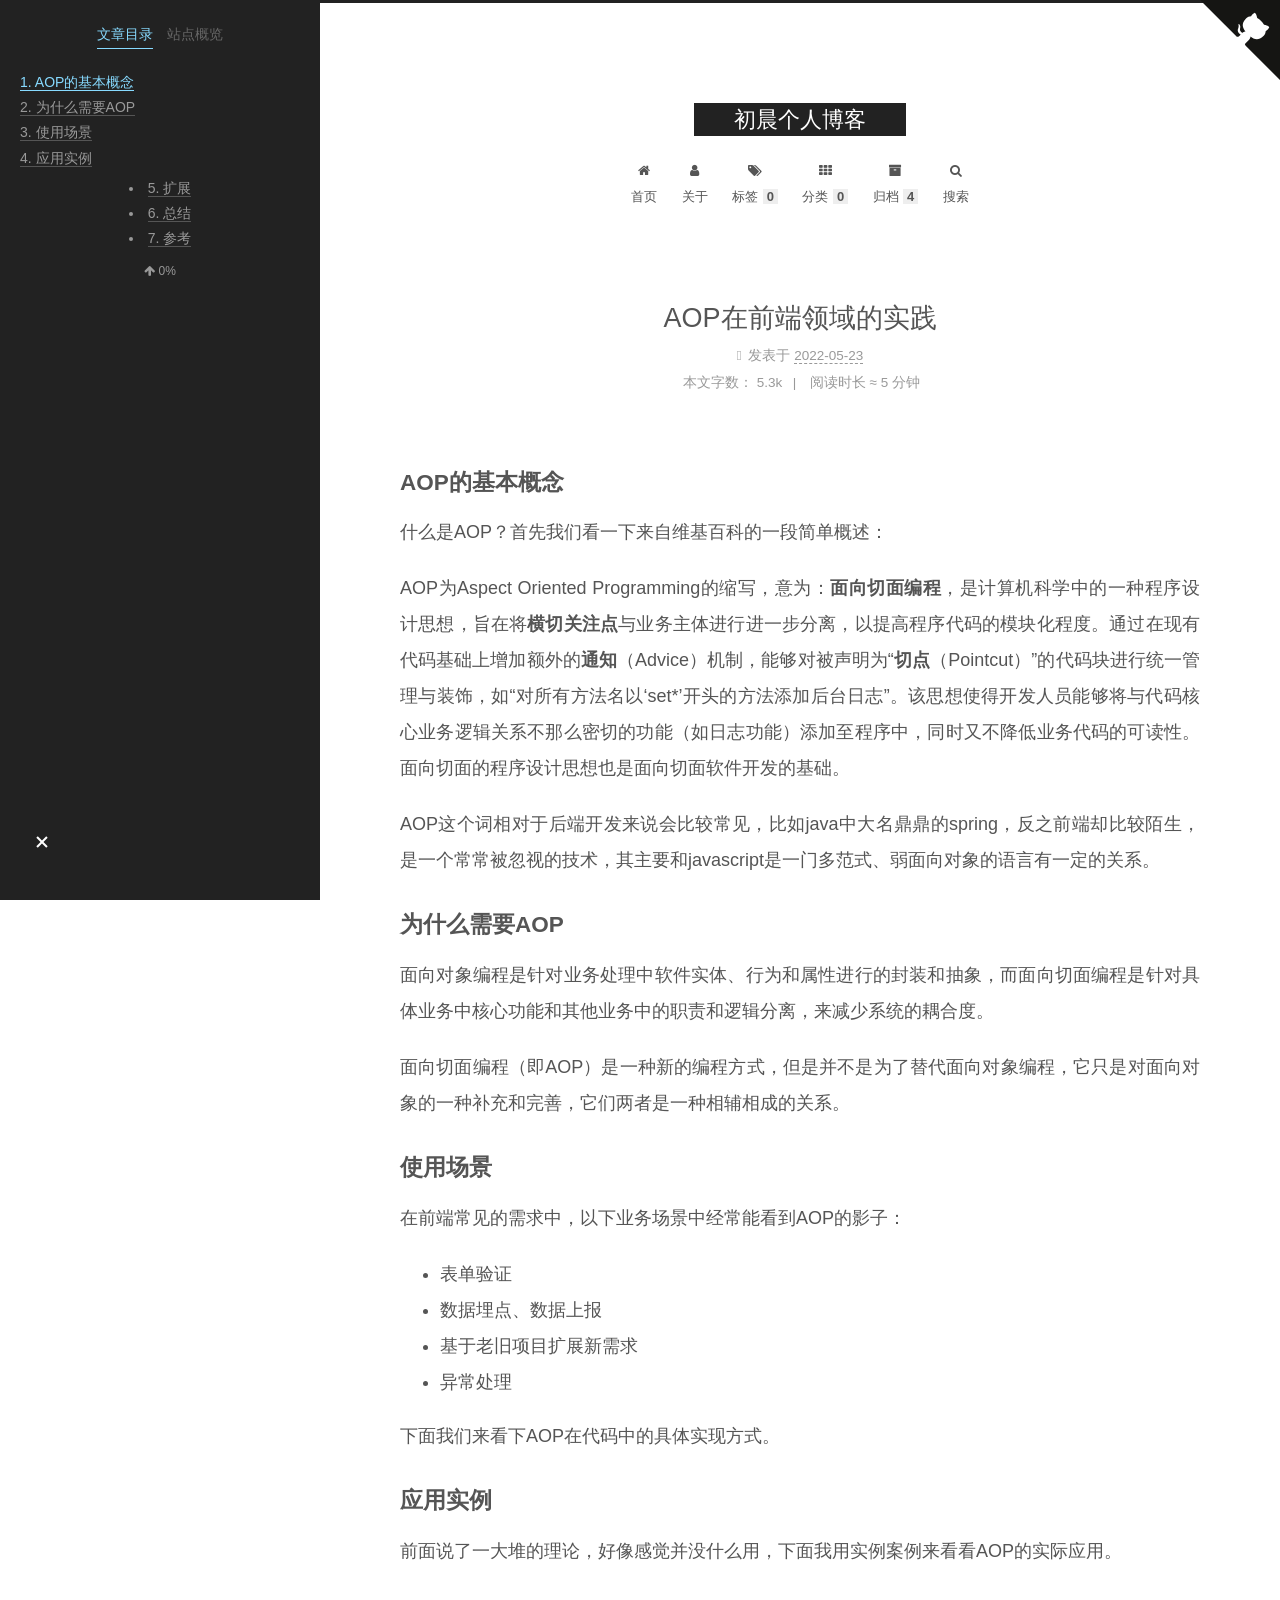
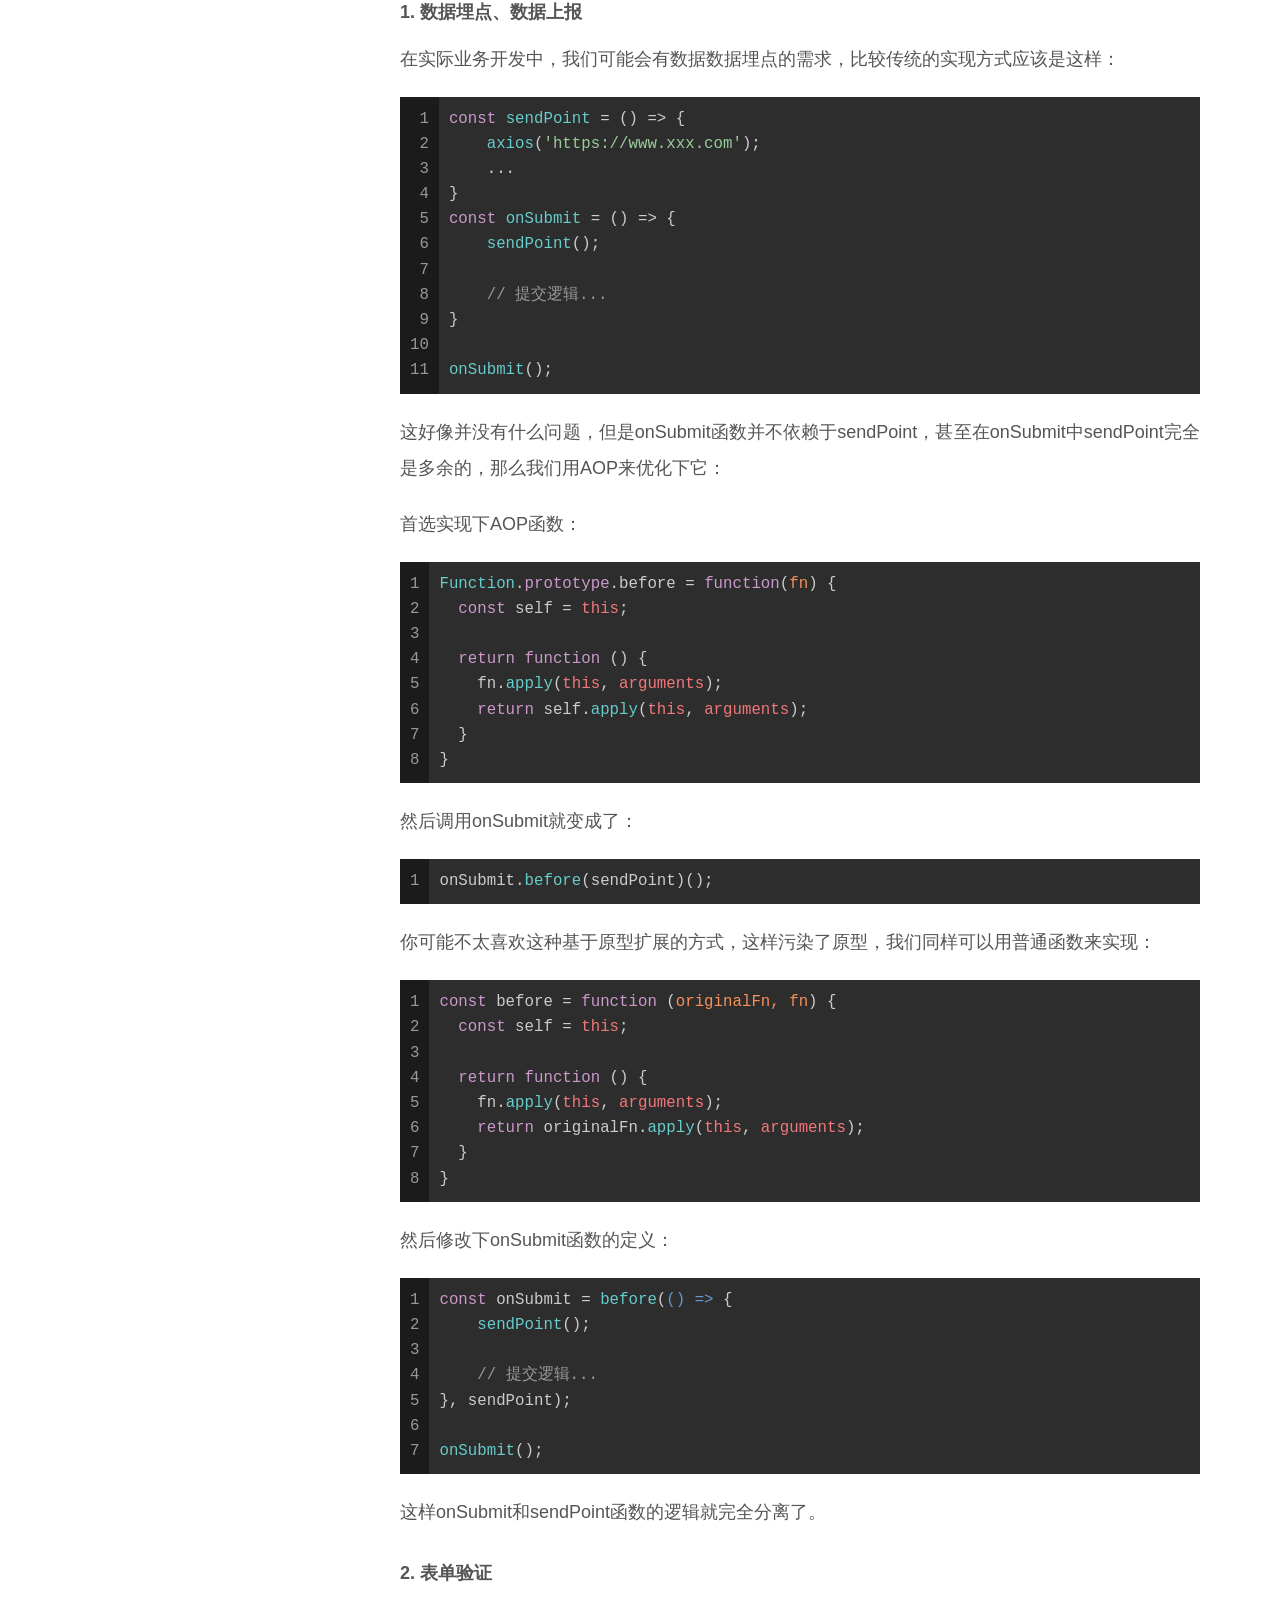
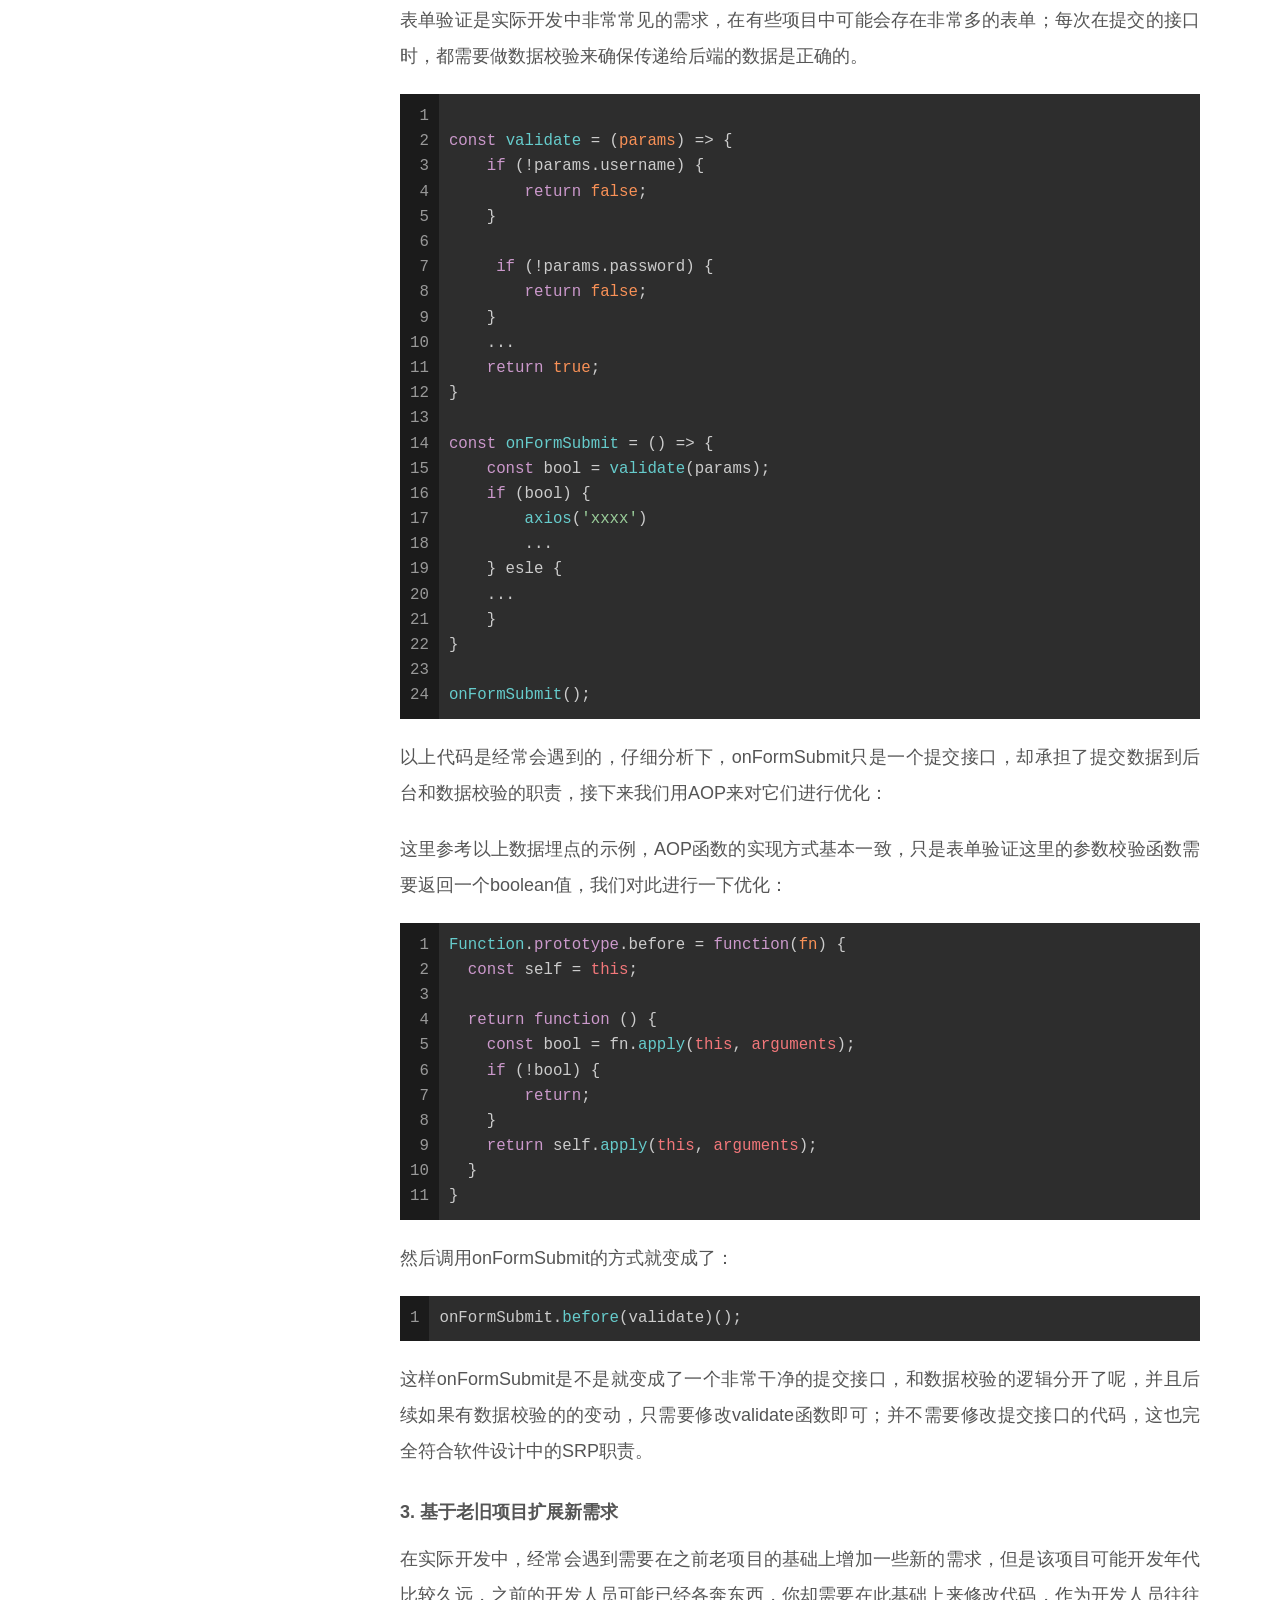
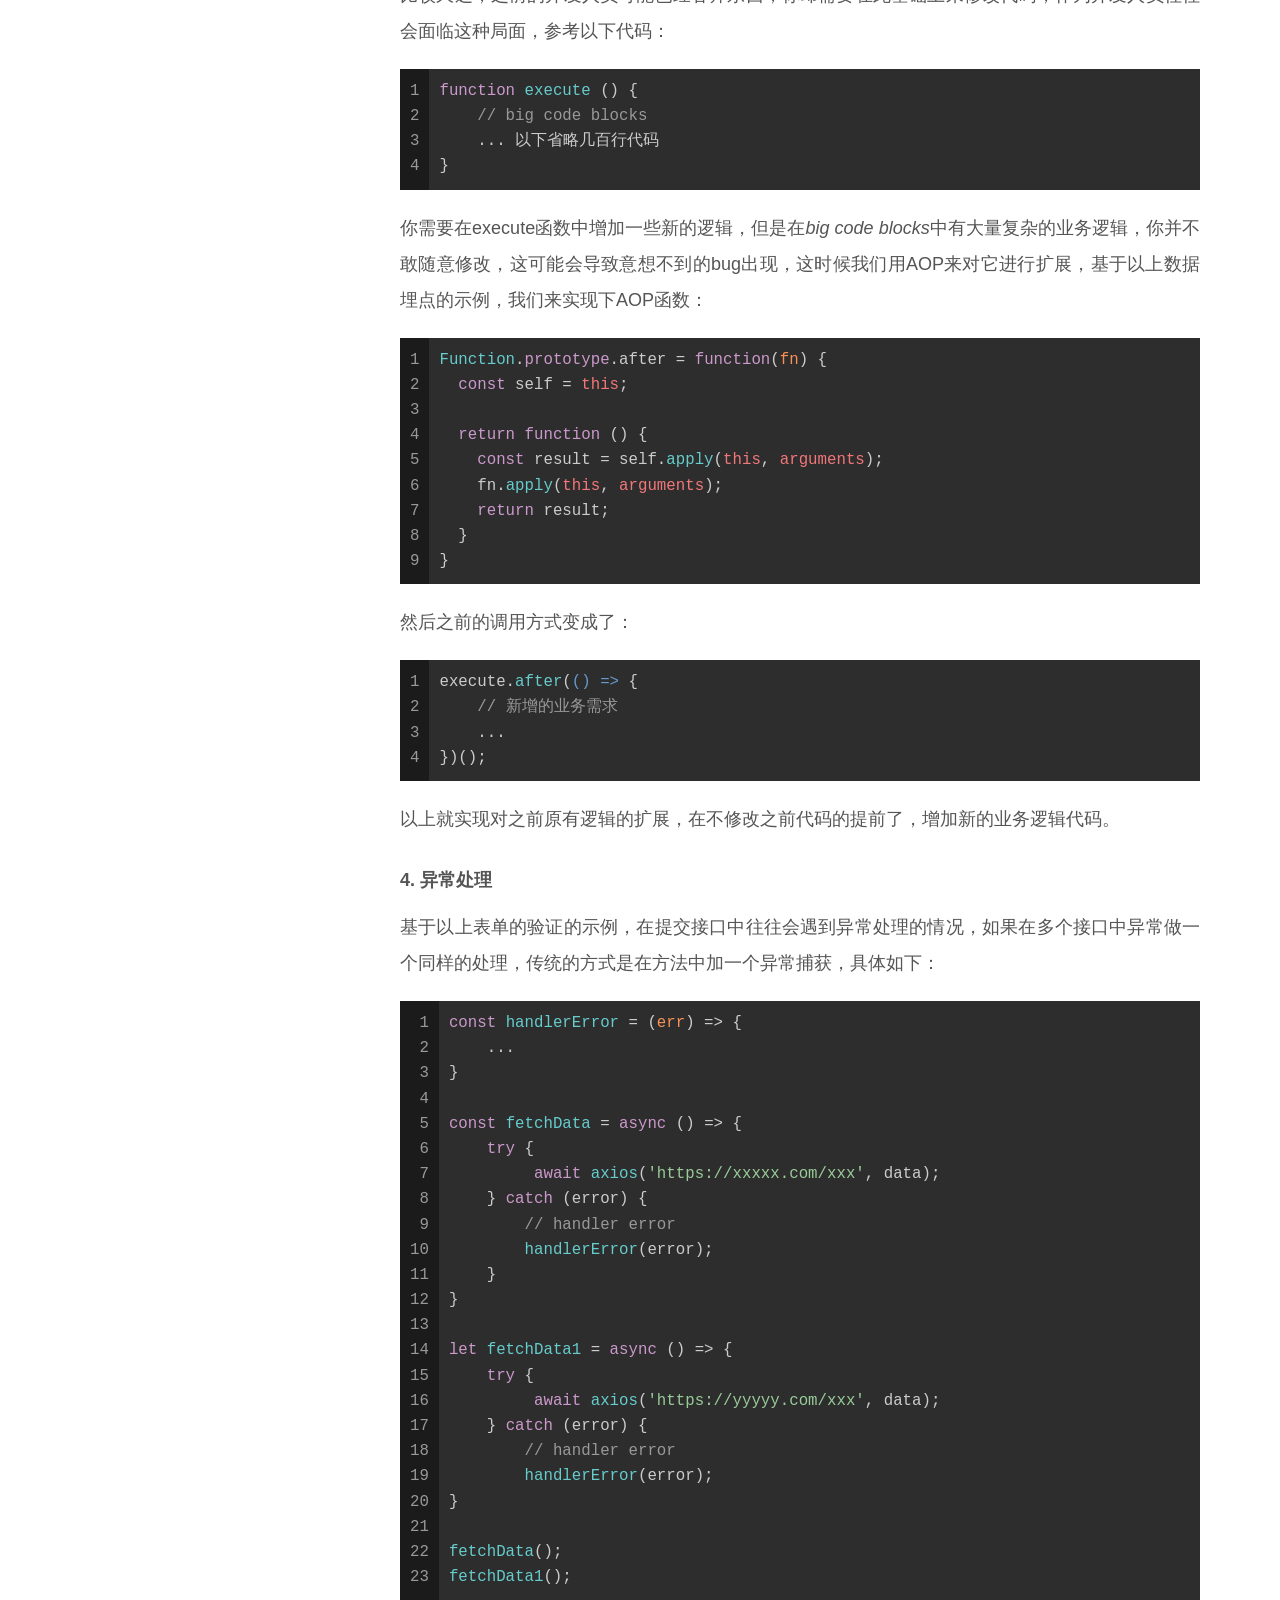
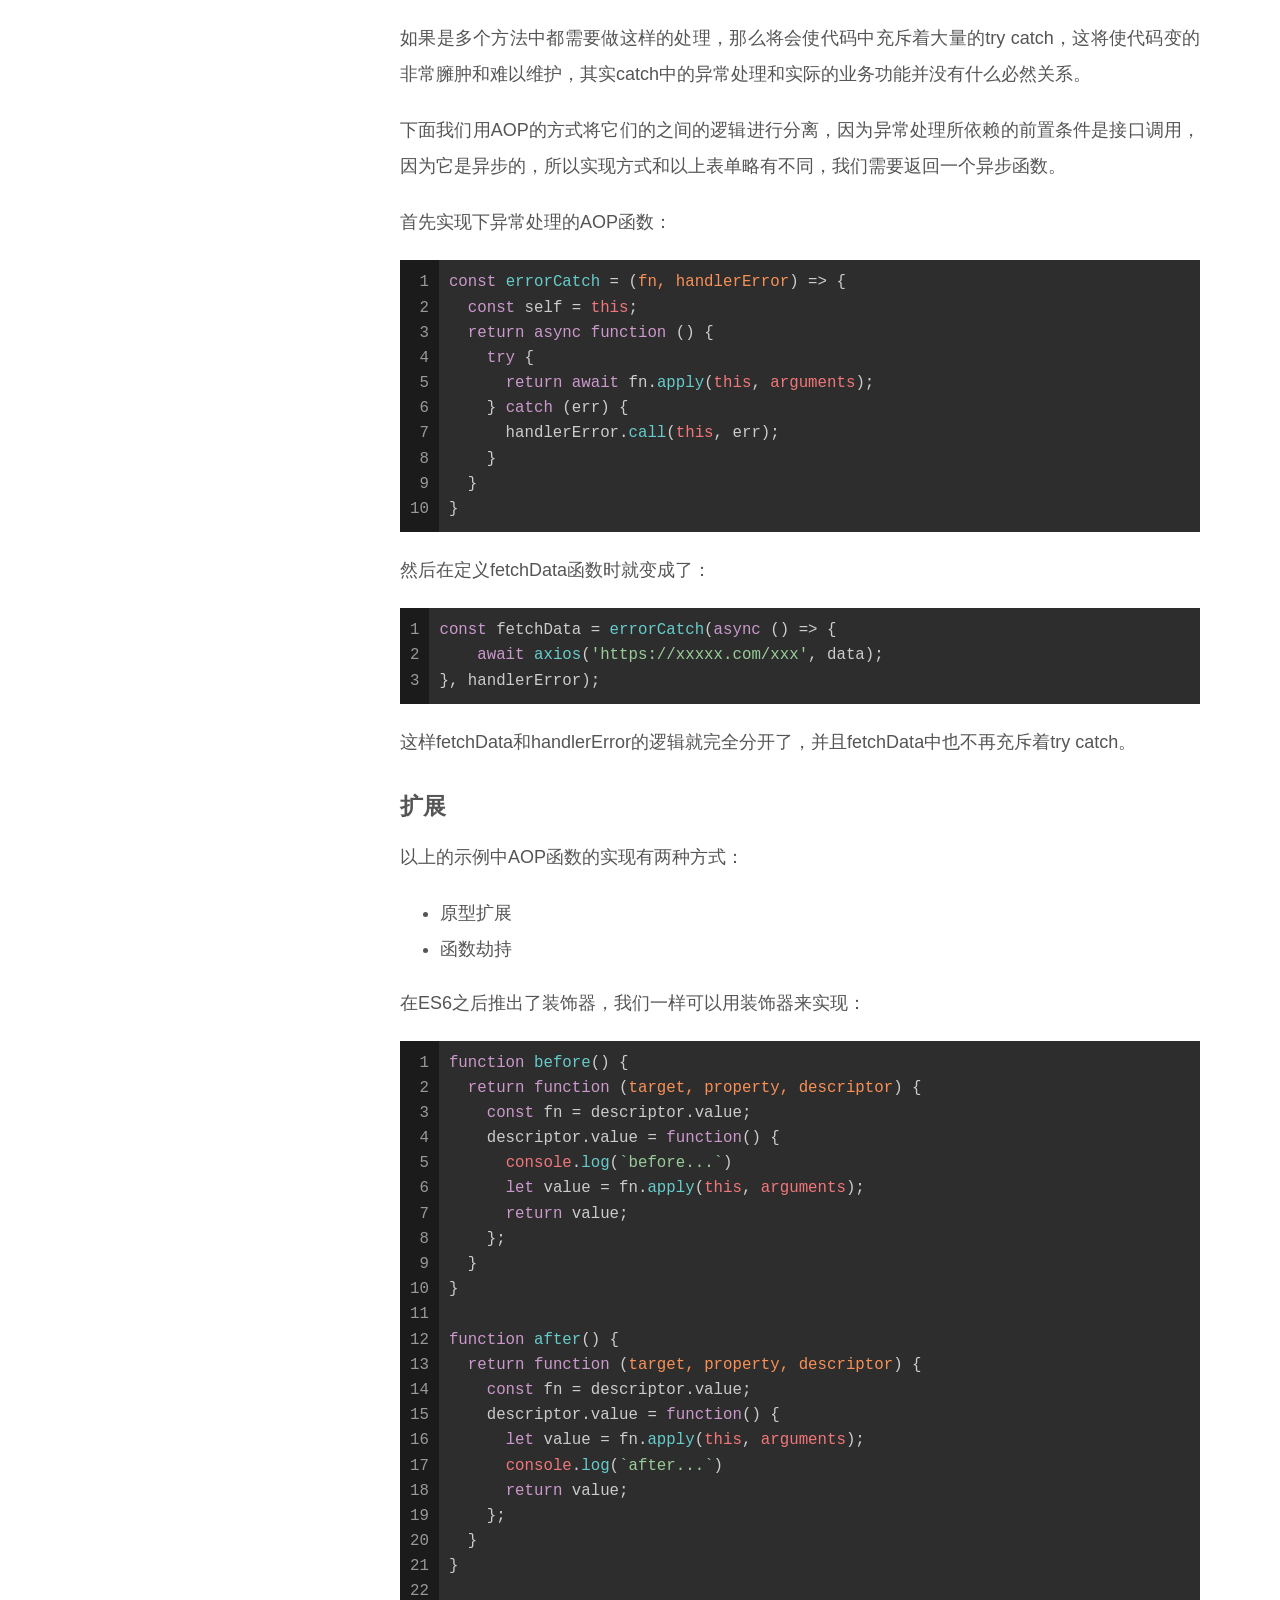
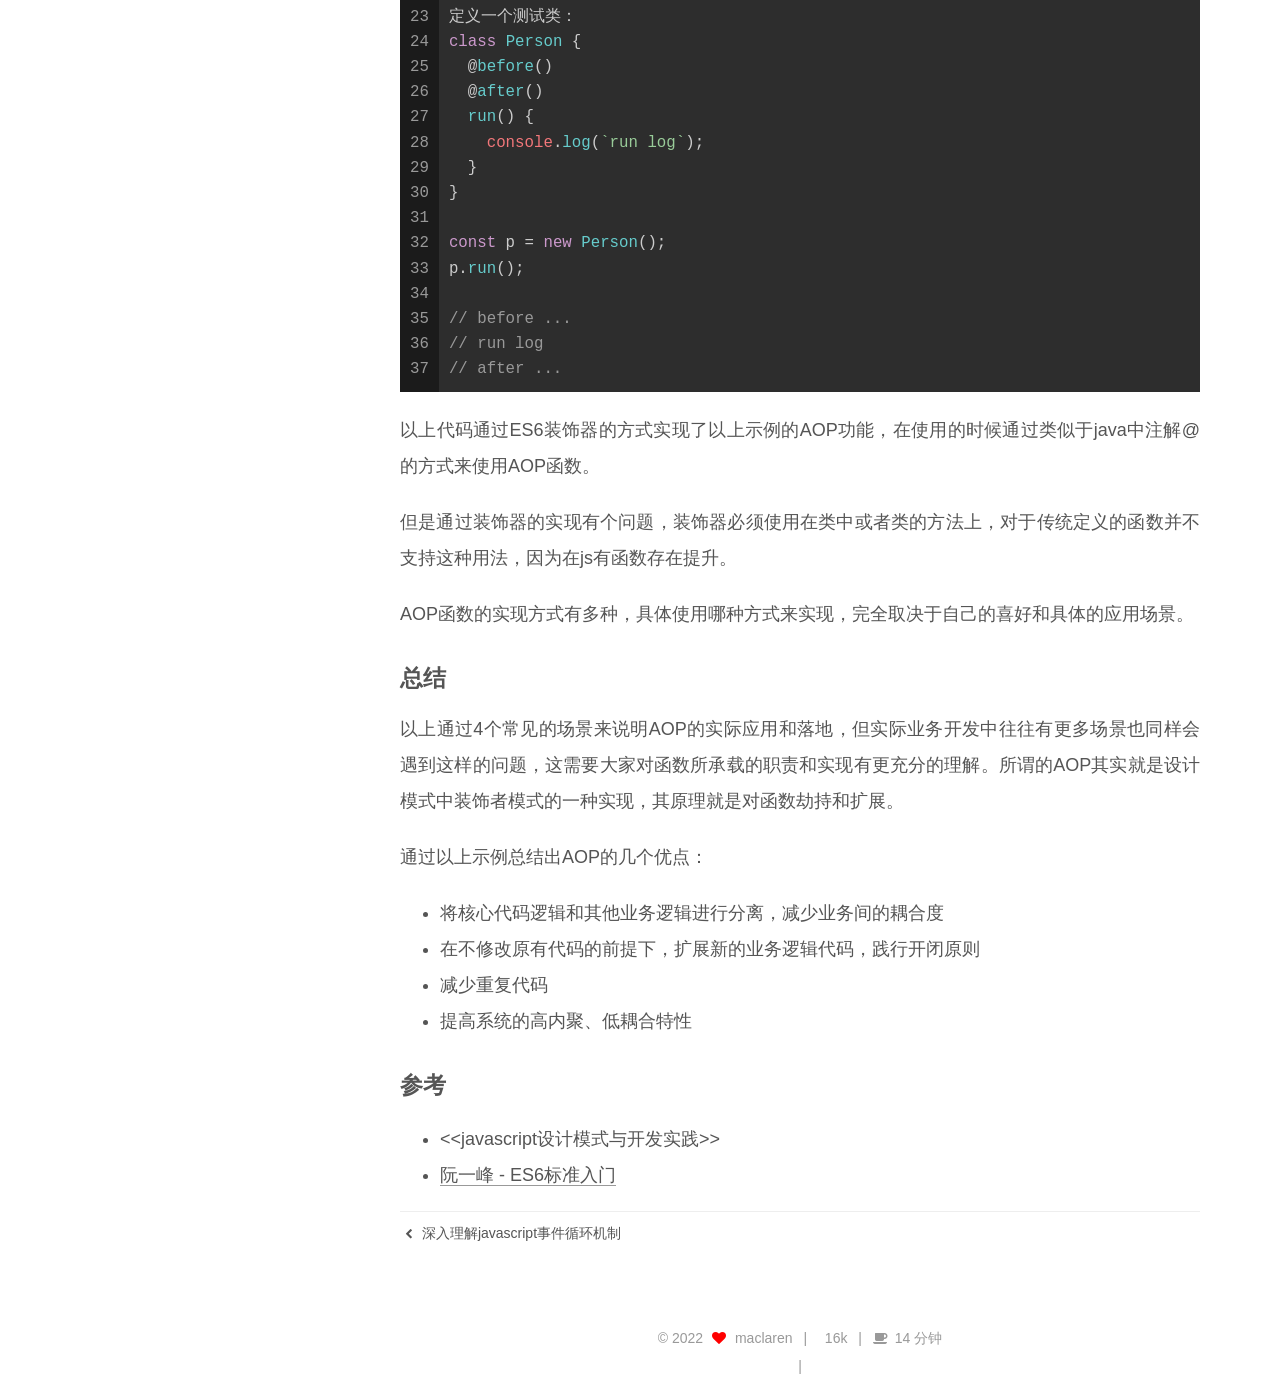
<file: 2022/05/23/AOP/index.html>
<!DOCTYPE html>
<html lang="zh-CN">
<head>
  <meta charset="UTF-8">
<meta name="viewport" content="width=device-width, initial-scale=1, maximum-scale=2">
<meta name="theme-color" content="#222">
<meta name="generator" content="Hexo 5.4.2">
  <link rel="apple-touch-icon" sizes="180x180" href="/images/apple-touch-icon-next.png">
  <link rel="icon" type="image/png" sizes="32x32" href="/images/favicon-32x32-next.png">
  <link rel="icon" type="image/png" sizes="16x16" href="/images/favicon-16x16-next.png">
  <link rel="mask-icon" href="/images/logo.svg" color="#222">

<link rel="stylesheet" href="/css/main.css">


<link rel="stylesheet" href="//cdn.jsdelivr.net/npm/font-awesome@4/css/font-awesome.min.css">

<script id="hexo-configurations">
    var NexT = window.NexT || {};
    var CONFIG = {"hostname":"example.com","root":"/","scheme":"Muse","version":"7.8.0","exturl":false,"sidebar":{"position":"left","display":"always","padding":18,"offset":12,"onmobile":true},"copycode":{"enable":true,"show_result":true,"style":null},"back2top":{"enable":true,"sidebar":true,"scrollpercent":true},"bookmark":{"enable":false,"color":"#222","save":"auto"},"fancybox":false,"mediumzoom":false,"lazyload":false,"pangu":false,"comments":{"style":"tabs","active":null,"storage":true,"lazyload":false,"nav":null},"algolia":{"hits":{"per_page":10},"labels":{"input_placeholder":"Search for Posts","hits_empty":"We didn't find any results for the search: ${query}","hits_stats":"${hits} results found in ${time} ms"}},"localsearch":{"enable":true,"trigger":"auto","top_n_per_article":1,"unescape":false,"preload":false},"motion":{"enable":true,"async":false,"transition":{"post_block":"fadeIn","post_header":"slideDownIn","post_body":"slideDownIn","coll_header":"slideLeftIn","sidebar":"slideUpIn"}},"path":"search.xml"};
  </script>

  <meta name="description" content="AOP的基本概念什么是AOP？首先我们看一下来自维基百科的一段简单概述： AOP为Aspect Oriented Programming的缩写，意为：面向切面编程，是计算机科学中的一种程序设计思想，旨在将横切关注点与业务主体进行进一步分离，以提高程序代码的模块化程度。通过在现有代码基础上增加额外的通知（Advice）机制，能够对被声明为“切点（Pointcut）”的代码块进行统一管理与装饰，如“对">
<meta property="og:type" content="article">
<meta property="og:title" content="AOP在前端领域的实践">
<meta property="og:url" content="http://example.com/2022/05/23/AOP/index.html">
<meta property="og:site_name" content="初晨个人博客">
<meta property="og:description" content="AOP的基本概念什么是AOP？首先我们看一下来自维基百科的一段简单概述： AOP为Aspect Oriented Programming的缩写，意为：面向切面编程，是计算机科学中的一种程序设计思想，旨在将横切关注点与业务主体进行进一步分离，以提高程序代码的模块化程度。通过在现有代码基础上增加额外的通知（Advice）机制，能够对被声明为“切点（Pointcut）”的代码块进行统一管理与装饰，如“对">
<meta property="og:locale" content="zh_CN">
<meta property="article:published_time" content="2022-05-23T19:10:57.636Z">
<meta property="article:modified_time" content="2022-05-23T19:10:57.636Z">
<meta property="article:author" content="maclaren">
<meta name="twitter:card" content="summary">

<link rel="canonical" href="http://example.com/2022/05/23/AOP/">


<script id="page-configurations">
  // https://hexo.io/docs/variables.html
  CONFIG.page = {
    sidebar: "",
    isHome : false,
    isPost : true,
    lang   : 'zh-CN'
  };
</script>

  <title>AOP在前端领域的实践 | 初晨个人博客</title>
  






  <noscript>
  <style>
  .use-motion .brand,
  .use-motion .menu-item,
  .sidebar-inner,
  .use-motion .post-block,
  .use-motion .pagination,
  .use-motion .comments,
  .use-motion .post-header,
  .use-motion .post-body,
  .use-motion .collection-header { opacity: initial; }

  .use-motion .site-title,
  .use-motion .site-subtitle {
    opacity: initial;
    top: initial;
  }

  .use-motion .logo-line-before i { left: initial; }
  .use-motion .logo-line-after i { right: initial; }
  </style>
</noscript>

</head>

<body itemscope itemtype="http://schema.org/WebPage">
  <div class="container use-motion">
    <div class="headband"></div>
    <a target="_blank" rel="noopener" href="https://github.com/maclaren0920" class="github-corner" aria-label="View source on GitHub">
    <svg width="80" height="80" viewBox="0 0 250 250" style="fill:#151513; color:#fff; position: absolute; top: 0; border: 0; right: 0;" aria-hidden="true"><path d="M0,0 L115,115 L130,115 L142,142 L250,250 L250,0 Z"></path><path d="M128.3,109.0 C113.8,99.7 119.0,89.6 119.0,89.6 C122.0,82.7 120.5,78.6 120.5,78.6 C119.2,72.0 123.4,76.3 123.4,76.3 C127.3,80.9 125.5,87.3 125.5,87.3 C122.9,97.6 130.6,101.9 134.4,103.2" fill="currentColor" style="transform-origin: 130px 106px;" class="octo-arm"></path><path d="M115.0,115.0 C114.9,115.1 118.7,116.5 119.8,115.4 L133.7,101.6 C136.9,99.2 139.9,98.4 142.2,98.6 C133.8,88.0 127.5,74.4 143.8,58.0 C148.5,53.4 154.0,51.2 159.7,51.0 C160.3,49.4 163.2,43.6 171.4,40.1 C171.4,40.1 176.1,42.5 178.8,56.2 C183.1,58.6 187.2,61.8 190.9,65.4 C194.5,69.0 197.7,73.2 200.1,77.6 C213.8,80.2 216.3,84.9 216.3,84.9 C212.7,93.1 206.9,96.0 205.4,96.6 C205.1,102.4 203.0,107.8 198.3,112.5 C181.9,128.9 168.3,122.5 157.7,114.1 C157.9,116.9 156.7,120.9 152.7,124.9 L141.0,136.5 C139.8,137.7 141.6,141.9 141.8,141.8 Z" fill="currentColor" class="octo-body"></path></svg></a><style>.github-corner:hover .octo-arm{animation:octocat-wave 560ms ease-in-out}@keyframes octocat-wave{0%,100%{transform:rotate(0)}20%,60%{transform:rotate(-25deg)}40%,80%{transform:rotate(10deg)}}@media (max-width:500px){.github-corner:hover .octo-arm{animation:none}.github-corner .octo-arm{animation:octocat-wave 560ms ease-in-out}}</style>
    <header class="header" itemscope itemtype="http://schema.org/WPHeader">
      <div class="header-inner"><div class="site-brand-container">
  <div class="site-nav-toggle">
    <div class="toggle" aria-label="切换导航栏">
      <span class="toggle-line toggle-line-first"></span>
      <span class="toggle-line toggle-line-middle"></span>
      <span class="toggle-line toggle-line-last"></span>
    </div>
  </div>

  <div class="site-meta">

    <a href="/" class="brand" rel="start">
      <span class="logo-line-before"><i></i></span>
      <h1 class="site-title">初晨个人博客</h1>
      <span class="logo-line-after"><i></i></span>
    </a>
  </div>

  <div class="site-nav-right">
    <div class="toggle popup-trigger">
        <i class="fa fa-search fa-fw fa-lg"></i>
    </div>
  </div>
</div>




<nav class="site-nav">
  <ul id="menu" class="main-menu menu">
        <li class="menu-item menu-item-home">

    <a href="/" rel="section"><i class="fa fa-home fa-fw"></i>首页</a>

  </li>
        <li class="menu-item menu-item-about">

    <a href="/about/" rel="section"><i class="fa fa-user fa-fw"></i>关于</a>

  </li>
        <li class="menu-item menu-item-tags">

    <a href="/tags/" rel="section"><i class="fa fa-tags fa-fw"></i>标签<span class="badge">0</span></a>

  </li>
        <li class="menu-item menu-item-categories">

    <a href="/categories/" rel="section"><i class="fa fa-th fa-fw"></i>分类<span class="badge">0</span></a>

  </li>
        <li class="menu-item menu-item-archives">

    <a href="/archives/" rel="section"><i class="fa fa-archive fa-fw"></i>归档<span class="badge">4</span></a>

  </li>
      <li class="menu-item menu-item-search">
        <a role="button" class="popup-trigger"><i class="fa fa-search fa-fw"></i>搜索
        </a>
      </li>
  </ul>
</nav>



  <div class="search-pop-overlay">
    <div class="popup search-popup">
        <div class="search-header">
  <span class="search-icon">
    <i class="fa fa-search"></i>
  </span>
  <div class="search-input-container">
    <input autocomplete="off" autocapitalize="off"
           placeholder="搜索..." spellcheck="false"
           type="search" class="search-input">
  </div>
  <span class="popup-btn-close">
    <i class="fa fa-times-circle"></i>
  </span>
</div>
<div id="search-result">
  <div id="no-result">
    <i class="fa fa-spinner fa-pulse fa-5x fa-fw"></i>
  </div>
</div>

    </div>
  </div>

</div>
    </header>

    
  <div class="reading-progress-bar"></div>


    <main class="main">
      <div class="main-inner">
        <div class="content-wrap">
          

          <div class="content post posts-expand">
            

    
  
  
  <article itemscope itemtype="http://schema.org/Article" class="post-block" lang="zh-CN">
    <link itemprop="mainEntityOfPage" href="http://example.com/2022/05/23/AOP/">

    <span hidden itemprop="author" itemscope itemtype="http://schema.org/Person">
      <meta itemprop="image" content="/images/avatar.jpg">
      <meta itemprop="name" content="maclaren">
      <meta itemprop="description" content="">
    </span>

    <span hidden itemprop="publisher" itemscope itemtype="http://schema.org/Organization">
      <meta itemprop="name" content="初晨个人博客">
    </span>
      <header class="post-header">
        <h1 class="post-title" itemprop="name headline">
          AOP在前端领域的实践
        </h1>

        <div class="post-meta">
            <span class="post-meta-item">
              <span class="post-meta-item-icon">
                <i class="far fa-calendar"></i>
              </span>
              <span class="post-meta-item-text">发表于</span>

              <time title="创建时间：2022-05-23 19:10:57" itemprop="dateCreated datePublished" datetime="2022-05-23T19:10:57+00:00">2022-05-23</time>
            </span>

          
            <span class="post-meta-item" title="阅读次数" id="busuanzi_container_page_pv" style="display: none;">
              <span class="post-meta-item-icon">
                <i class="fa fa-eye"></i>
              </span>
              <span class="post-meta-item-text">阅读次数：</span>
              <span id="busuanzi_value_page_pv"></span>
            </span><br>
            <span class="post-meta-item" title="本文字数">
              <span class="post-meta-item-icon">
                <i class="far fa-file-word"></i>
              </span>
                <span class="post-meta-item-text">本文字数：</span>
              <span>5.3k</span>
            </span>
            <span class="post-meta-item" title="阅读时长">
              <span class="post-meta-item-icon">
                <i class="far fa-clock"></i>
              </span>
                <span class="post-meta-item-text">阅读时长 &asymp;</span>
              <span>5 分钟</span>
            </span>

        </div>
      </header>

    
    
    
    <div class="post-body" itemprop="articleBody">

      
        <h3 id="AOP的基本概念"><a href="#AOP的基本概念" class="headerlink" title="AOP的基本概念"></a>AOP的基本概念</h3><p>什么是AOP？首先我们看一下来自维基百科的一段简单概述：</p>
<p>AOP为Aspect Oriented Programming的缩写，意为：<strong>面向切面编程</strong>，是计算机科学中的一种程序设计思想，旨在将<strong>横切关注点</strong>与业务主体进行进一步分离，以提高程序代码的模块化程度。通过在现有代码基础上增加额外的<strong>通知</strong>（Advice）机制，能够对被声明为“<strong>切点</strong>（Pointcut）”的代码块进行统一管理与装饰，如“对所有方法名以‘set*’开头的方法添加后台日志”。该思想使得开发人员能够将与代码核心业务逻辑关系不那么密切的功能（如日志功能）添加至程序中，同时又不降低业务代码的可读性。面向切面的程序设计思想也是面向切面软件开发的基础。</p>
<p>AOP这个词相对于后端开发来说会比较常见，比如java中大名鼎鼎的spring，反之前端却比较陌生，是一个常常被忽视的技术，其主要和javascript是一门多范式、弱面向对象的语言有一定的关系。</p>
<h3 id="为什么需要AOP"><a href="#为什么需要AOP" class="headerlink" title="为什么需要AOP"></a>为什么需要AOP</h3><p>面向对象编程是针对业务处理中软件实体、行为和属性进行的封装和抽象，而面向切面编程是针对具体业务中核心功能和其他业务中的职责和逻辑分离，来减少系统的耦合度。</p>
<p>面向切面编程（即AOP）是一种新的编程方式，但是并不是为了替代面向对象编程，它只是对面向对象的一种补充和完善，它们两者是一种相辅相成的关系。</p>
<h3 id="使用场景"><a href="#使用场景" class="headerlink" title="使用场景"></a>使用场景</h3><p>在前端常见的需求中，以下业务场景中经常能看到AOP的影子：</p>
<ul>
<li>表单验证</li>
<li>数据埋点、数据上报</li>
<li>基于老旧项目扩展新需求</li>
<li>异常处理</li>
</ul>
<p>下面我们来看下AOP在代码中的具体实现方式。</p>
<h3 id="应用实例"><a href="#应用实例" class="headerlink" title="应用实例"></a>应用实例</h3><p>前面说了一大堆的理论，好像感觉并没什么用，下面我用实例案例来看看AOP的实际应用。</p>
<h5 id="1-数据埋点、数据上报"><a href="#1-数据埋点、数据上报" class="headerlink" title="1. 数据埋点、数据上报"></a>1. 数据埋点、数据上报</h5><p>在实际业务开发中，我们可能会有数据数据埋点的需求，比较传统的实现方式应该是这样：</p>
<figure class="highlight javascript"><table><tr><td class="gutter"><pre><span class="line">1</span><br><span class="line">2</span><br><span class="line">3</span><br><span class="line">4</span><br><span class="line">5</span><br><span class="line">6</span><br><span class="line">7</span><br><span class="line">8</span><br><span class="line">9</span><br><span class="line">10</span><br><span class="line">11</span><br></pre></td><td class="code"><pre><span class="line"><span class="keyword">const</span> <span class="title function_">sendPoint</span> = (<span class="params"></span>) =&gt; &#123;</span><br><span class="line">    <span class="title function_">axios</span>(<span class="string">&#x27;https://www.xxx.com&#x27;</span>);</span><br><span class="line">    ...</span><br><span class="line">&#125;</span><br><span class="line"><span class="keyword">const</span> <span class="title function_">onSubmit</span> = (<span class="params"></span>) =&gt; &#123;</span><br><span class="line">    <span class="title function_">sendPoint</span>();</span><br><span class="line">    </span><br><span class="line">    <span class="comment">// 提交逻辑...</span></span><br><span class="line">&#125;</span><br><span class="line"></span><br><span class="line"><span class="title function_">onSubmit</span>();</span><br></pre></td></tr></table></figure>
<p>这好像并没有什么问题，但是onSubmit函数并不依赖于sendPoint，甚至在onSubmit中sendPoint完全是多余的，那么我们用AOP来优化下它：</p>
<p>首选实现下AOP函数：</p>
<figure class="highlight javascript"><table><tr><td class="gutter"><pre><span class="line">1</span><br><span class="line">2</span><br><span class="line">3</span><br><span class="line">4</span><br><span class="line">5</span><br><span class="line">6</span><br><span class="line">7</span><br><span class="line">8</span><br></pre></td><td class="code"><pre><span class="line"><span class="title class_">Function</span>.<span class="property"><span class="keyword">prototype</span></span>.<span class="property">before</span> = <span class="keyword">function</span>(<span class="params">fn</span>) &#123;</span><br><span class="line">  <span class="keyword">const</span> self = <span class="variable language_">this</span>;</span><br><span class="line"></span><br><span class="line">  <span class="keyword">return</span> <span class="keyword">function</span> (<span class="params"></span>) &#123;</span><br><span class="line">    fn.<span class="title function_">apply</span>(<span class="variable language_">this</span>, <span class="variable language_">arguments</span>);</span><br><span class="line">    <span class="keyword">return</span> self.<span class="title function_">apply</span>(<span class="variable language_">this</span>, <span class="variable language_">arguments</span>);</span><br><span class="line">  &#125;</span><br><span class="line">&#125;</span><br></pre></td></tr></table></figure>
<p>然后调用onSubmit就变成了：</p>
<figure class="highlight javascript"><table><tr><td class="gutter"><pre><span class="line">1</span><br></pre></td><td class="code"><pre><span class="line">onSubmit.<span class="title function_">before</span>(sendPoint)();</span><br></pre></td></tr></table></figure>
<p>你可能不太喜欢这种基于原型扩展的方式，这样污染了原型，我们同样可以用普通函数来实现：</p>
<figure class="highlight javascript"><table><tr><td class="gutter"><pre><span class="line">1</span><br><span class="line">2</span><br><span class="line">3</span><br><span class="line">4</span><br><span class="line">5</span><br><span class="line">6</span><br><span class="line">7</span><br><span class="line">8</span><br></pre></td><td class="code"><pre><span class="line"><span class="keyword">const</span> before = <span class="keyword">function</span> (<span class="params">originalFn, fn</span>) &#123;</span><br><span class="line">  <span class="keyword">const</span> self = <span class="variable language_">this</span>;</span><br><span class="line"></span><br><span class="line">  <span class="keyword">return</span> <span class="keyword">function</span> (<span class="params"></span>) &#123;</span><br><span class="line">    fn.<span class="title function_">apply</span>(<span class="variable language_">this</span>, <span class="variable language_">arguments</span>);</span><br><span class="line">    <span class="keyword">return</span> originalFn.<span class="title function_">apply</span>(<span class="variable language_">this</span>, <span class="variable language_">arguments</span>);</span><br><span class="line">  &#125;</span><br><span class="line">&#125;</span><br></pre></td></tr></table></figure>

<p>然后修改下onSubmit函数的定义：</p>
<figure class="highlight javascript"><table><tr><td class="gutter"><pre><span class="line">1</span><br><span class="line">2</span><br><span class="line">3</span><br><span class="line">4</span><br><span class="line">5</span><br><span class="line">6</span><br><span class="line">7</span><br></pre></td><td class="code"><pre><span class="line"><span class="keyword">const</span> onSubmit = <span class="title function_">before</span>(<span class="function">() =&gt;</span> &#123;</span><br><span class="line">    <span class="title function_">sendPoint</span>();</span><br><span class="line">    </span><br><span class="line">    <span class="comment">// 提交逻辑...</span></span><br><span class="line">&#125;, sendPoint);</span><br><span class="line"></span><br><span class="line"><span class="title function_">onSubmit</span>();</span><br></pre></td></tr></table></figure>
<p>这样onSubmit和sendPoint函数的逻辑就完全分离了。</p>
<h5 id="2-表单验证"><a href="#2-表单验证" class="headerlink" title="2. 表单验证"></a>2. 表单验证</h5><p>表单验证是实际开发中非常常见的需求，在有些项目中可能会存在非常多的表单；每次在提交的接口时，都需要做数据校验来确保传递给后端的数据是正确的。</p>
<figure class="highlight javascript"><table><tr><td class="gutter"><pre><span class="line">1</span><br><span class="line">2</span><br><span class="line">3</span><br><span class="line">4</span><br><span class="line">5</span><br><span class="line">6</span><br><span class="line">7</span><br><span class="line">8</span><br><span class="line">9</span><br><span class="line">10</span><br><span class="line">11</span><br><span class="line">12</span><br><span class="line">13</span><br><span class="line">14</span><br><span class="line">15</span><br><span class="line">16</span><br><span class="line">17</span><br><span class="line">18</span><br><span class="line">19</span><br><span class="line">20</span><br><span class="line">21</span><br><span class="line">22</span><br><span class="line">23</span><br><span class="line">24</span><br></pre></td><td class="code"><pre><span class="line"></span><br><span class="line"><span class="keyword">const</span> <span class="title function_">validate</span> = (<span class="params">params</span>) =&gt; &#123;</span><br><span class="line">    <span class="keyword">if</span> (!params.<span class="property">username</span>) &#123;</span><br><span class="line">        <span class="keyword">return</span> <span class="literal">false</span>;</span><br><span class="line">    &#125;</span><br><span class="line">    </span><br><span class="line">     <span class="keyword">if</span> (!params.<span class="property">password</span>) &#123;</span><br><span class="line">        <span class="keyword">return</span> <span class="literal">false</span>;</span><br><span class="line">    &#125;</span><br><span class="line">    ...</span><br><span class="line">    <span class="keyword">return</span> <span class="literal">true</span>;</span><br><span class="line">&#125;</span><br><span class="line"></span><br><span class="line"><span class="keyword">const</span> <span class="title function_">onFormSubmit</span> = (<span class="params"></span>) =&gt; &#123;</span><br><span class="line">    <span class="keyword">const</span> bool = <span class="title function_">validate</span>(params);</span><br><span class="line">    <span class="keyword">if</span> (bool) &#123;</span><br><span class="line">        <span class="title function_">axios</span>(<span class="string">&#x27;xxxx&#x27;</span>)</span><br><span class="line">        ...</span><br><span class="line">    &#125; esle &#123;</span><br><span class="line">    ...</span><br><span class="line">    &#125;</span><br><span class="line">&#125;</span><br><span class="line"></span><br><span class="line"><span class="title function_">onFormSubmit</span>();</span><br></pre></td></tr></table></figure>
<p>以上代码是经常会遇到的，仔细分析下，onFormSubmit只是一个提交接口，却承担了提交数据到后台和数据校验的职责，接下来我们用AOP来对它们进行优化：</p>
<p>这里参考以上数据埋点的示例，AOP函数的实现方式基本一致，只是表单验证这里的参数校验函数需要返回一个boolean值，我们对此进行一下优化：</p>
<figure class="highlight javascript"><table><tr><td class="gutter"><pre><span class="line">1</span><br><span class="line">2</span><br><span class="line">3</span><br><span class="line">4</span><br><span class="line">5</span><br><span class="line">6</span><br><span class="line">7</span><br><span class="line">8</span><br><span class="line">9</span><br><span class="line">10</span><br><span class="line">11</span><br></pre></td><td class="code"><pre><span class="line"><span class="title class_">Function</span>.<span class="property"><span class="keyword">prototype</span></span>.<span class="property">before</span> = <span class="keyword">function</span>(<span class="params">fn</span>) &#123;</span><br><span class="line">  <span class="keyword">const</span> self = <span class="variable language_">this</span>;</span><br><span class="line"></span><br><span class="line">  <span class="keyword">return</span> <span class="keyword">function</span> (<span class="params"></span>) &#123;</span><br><span class="line">    <span class="keyword">const</span> bool = fn.<span class="title function_">apply</span>(<span class="variable language_">this</span>, <span class="variable language_">arguments</span>);</span><br><span class="line">    <span class="keyword">if</span> (!bool) &#123;</span><br><span class="line">        <span class="keyword">return</span>;</span><br><span class="line">    &#125;</span><br><span class="line">    <span class="keyword">return</span> self.<span class="title function_">apply</span>(<span class="variable language_">this</span>, <span class="variable language_">arguments</span>);</span><br><span class="line">  &#125;</span><br><span class="line">&#125;</span><br></pre></td></tr></table></figure>
<p>然后调用onFormSubmit的方式就变成了：</p>
<figure class="highlight javascript"><table><tr><td class="gutter"><pre><span class="line">1</span><br></pre></td><td class="code"><pre><span class="line">onFormSubmit.<span class="title function_">before</span>(validate)();</span><br></pre></td></tr></table></figure>

<p>这样onFormSubmit是不是就变成了一个非常干净的提交接口，和数据校验的逻辑分开了呢，并且后续如果有数据校验的的变动，只需要修改validate函数即可；并不需要修改提交接口的代码，这也完全符合软件设计中的SRP职责。</p>
<h5 id="3-基于老旧项目扩展新需求"><a href="#3-基于老旧项目扩展新需求" class="headerlink" title="3. 基于老旧项目扩展新需求"></a>3. 基于老旧项目扩展新需求</h5><p>在实际开发中，经常会遇到需要在之前老项目的基础上增加一些新的需求，但是该项目可能开发年代比较久远，之前的开发人员可能已经各奔东西，你却需要在此基础上来修改代码，作为开发人员往往会面临这种局面，参考以下代码：</p>
<figure class="highlight javascript"><table><tr><td class="gutter"><pre><span class="line">1</span><br><span class="line">2</span><br><span class="line">3</span><br><span class="line">4</span><br></pre></td><td class="code"><pre><span class="line"><span class="keyword">function</span> <span class="title function_">execute</span> () &#123;</span><br><span class="line">    <span class="comment">// big code blocks</span></span><br><span class="line">    ... 以下省略几百行代码</span><br><span class="line">&#125;</span><br></pre></td></tr></table></figure>
<p>你需要在execute函数中增加一些新的逻辑，但是在<em>big code blocks</em>中有大量复杂的业务逻辑，你并不敢随意修改，这可能会导致意想不到的bug出现，这时候我们用AOP来对它进行扩展，基于以上数据埋点的示例，我们来实现下AOP函数：</p>
<figure class="highlight javascript"><table><tr><td class="gutter"><pre><span class="line">1</span><br><span class="line">2</span><br><span class="line">3</span><br><span class="line">4</span><br><span class="line">5</span><br><span class="line">6</span><br><span class="line">7</span><br><span class="line">8</span><br><span class="line">9</span><br></pre></td><td class="code"><pre><span class="line"><span class="title class_">Function</span>.<span class="property"><span class="keyword">prototype</span></span>.<span class="property">after</span> = <span class="keyword">function</span>(<span class="params">fn</span>) &#123;</span><br><span class="line">  <span class="keyword">const</span> self = <span class="variable language_">this</span>;</span><br><span class="line"></span><br><span class="line">  <span class="keyword">return</span> <span class="keyword">function</span> (<span class="params"></span>) &#123;</span><br><span class="line">    <span class="keyword">const</span> result = self.<span class="title function_">apply</span>(<span class="variable language_">this</span>, <span class="variable language_">arguments</span>);</span><br><span class="line">    fn.<span class="title function_">apply</span>(<span class="variable language_">this</span>, <span class="variable language_">arguments</span>);</span><br><span class="line">    <span class="keyword">return</span> result;</span><br><span class="line">  &#125;</span><br><span class="line">&#125;</span><br></pre></td></tr></table></figure>
<p>然后之前的调用方式变成了：</p>
<figure class="highlight javascript"><table><tr><td class="gutter"><pre><span class="line">1</span><br><span class="line">2</span><br><span class="line">3</span><br><span class="line">4</span><br></pre></td><td class="code"><pre><span class="line">execute.<span class="title function_">after</span>(<span class="function">() =&gt;</span> &#123;</span><br><span class="line">    <span class="comment">// 新增的业务需求</span></span><br><span class="line">    ...</span><br><span class="line">&#125;)();</span><br></pre></td></tr></table></figure>
<p>以上就实现对之前原有逻辑的扩展，在不修改之前代码的提前了，增加新的业务逻辑代码。</p>
<h5 id="4-异常处理"><a href="#4-异常处理" class="headerlink" title="4. 异常处理"></a>4. 异常处理</h5><p>基于以上表单的验证的示例，在提交接口中往往会遇到异常处理的情况，如果在多个接口中异常做一个同样的处理，传统的方式是在方法中加一个异常捕获，具体如下：</p>
<figure class="highlight javascript"><table><tr><td class="gutter"><pre><span class="line">1</span><br><span class="line">2</span><br><span class="line">3</span><br><span class="line">4</span><br><span class="line">5</span><br><span class="line">6</span><br><span class="line">7</span><br><span class="line">8</span><br><span class="line">9</span><br><span class="line">10</span><br><span class="line">11</span><br><span class="line">12</span><br><span class="line">13</span><br><span class="line">14</span><br><span class="line">15</span><br><span class="line">16</span><br><span class="line">17</span><br><span class="line">18</span><br><span class="line">19</span><br><span class="line">20</span><br><span class="line">21</span><br><span class="line">22</span><br><span class="line">23</span><br></pre></td><td class="code"><pre><span class="line"><span class="keyword">const</span> <span class="title function_">handlerError</span> = (<span class="params">err</span>) =&gt; &#123;</span><br><span class="line">    ...</span><br><span class="line">&#125;</span><br><span class="line"></span><br><span class="line"><span class="keyword">const</span> <span class="title function_">fetchData</span> = <span class="keyword">async</span> (<span class="params"></span>) =&gt; &#123;</span><br><span class="line">    <span class="keyword">try</span> &#123;</span><br><span class="line">         <span class="keyword">await</span> <span class="title function_">axios</span>(<span class="string">&#x27;https://xxxxx.com/xxx&#x27;</span>, data);</span><br><span class="line">    &#125; <span class="keyword">catch</span> (error) &#123;</span><br><span class="line">        <span class="comment">// handler error</span></span><br><span class="line">        <span class="title function_">handlerError</span>(error);</span><br><span class="line">    &#125;</span><br><span class="line">&#125;</span><br><span class="line"></span><br><span class="line"><span class="keyword">let</span> <span class="title function_">fetchData1</span> = <span class="keyword">async</span> (<span class="params"></span>) =&gt; &#123;</span><br><span class="line">    <span class="keyword">try</span> &#123;</span><br><span class="line">         <span class="keyword">await</span> <span class="title function_">axios</span>(<span class="string">&#x27;https://yyyyy.com/xxx&#x27;</span>, data);</span><br><span class="line">    &#125; <span class="keyword">catch</span> (error) &#123;</span><br><span class="line">        <span class="comment">// handler error</span></span><br><span class="line">        <span class="title function_">handlerError</span>(error);</span><br><span class="line">&#125;</span><br><span class="line"></span><br><span class="line"><span class="title function_">fetchData</span>();</span><br><span class="line"><span class="title function_">fetchData1</span>();</span><br></pre></td></tr></table></figure>
<p>如果是多个方法中都需要做这样的处理，那么将会使代码中充斥着大量的try catch，这将使代码变的非常臃肿和难以维护，其实catch中的异常处理和实际的业务功能并没有什么必然关系。</p>
<p>下面我们用AOP的方式将它们的之间的逻辑进行分离，因为异常处理所依赖的前置条件是接口调用，因为它是异步的，所以实现方式和以上表单略有不同，我们需要返回一个异步函数。</p>
<p>首先实现下异常处理的AOP函数：</p>
<figure class="highlight javascript"><table><tr><td class="gutter"><pre><span class="line">1</span><br><span class="line">2</span><br><span class="line">3</span><br><span class="line">4</span><br><span class="line">5</span><br><span class="line">6</span><br><span class="line">7</span><br><span class="line">8</span><br><span class="line">9</span><br><span class="line">10</span><br></pre></td><td class="code"><pre><span class="line"><span class="keyword">const</span> <span class="title function_">errorCatch</span> = (<span class="params">fn, handlerError</span>) =&gt; &#123;</span><br><span class="line">  <span class="keyword">const</span> self = <span class="variable language_">this</span>;</span><br><span class="line">  <span class="keyword">return</span> <span class="keyword">async</span> <span class="keyword">function</span> (<span class="params"></span>) &#123;</span><br><span class="line">    <span class="keyword">try</span> &#123;</span><br><span class="line">      <span class="keyword">return</span> <span class="keyword">await</span> fn.<span class="title function_">apply</span>(<span class="variable language_">this</span>, <span class="variable language_">arguments</span>);</span><br><span class="line">    &#125; <span class="keyword">catch</span> (err) &#123;</span><br><span class="line">      handlerError.<span class="title function_">call</span>(<span class="variable language_">this</span>, err);</span><br><span class="line">    &#125;</span><br><span class="line">  &#125;</span><br><span class="line">&#125;</span><br></pre></td></tr></table></figure>
<p>然后在定义fetchData函数时就变成了：</p>
<figure class="highlight javascript"><table><tr><td class="gutter"><pre><span class="line">1</span><br><span class="line">2</span><br><span class="line">3</span><br></pre></td><td class="code"><pre><span class="line"><span class="keyword">const</span> fetchData = <span class="title function_">errorCatch</span>(<span class="keyword">async</span> () =&gt; &#123;</span><br><span class="line">    <span class="keyword">await</span> <span class="title function_">axios</span>(<span class="string">&#x27;https://xxxxx.com/xxx&#x27;</span>, data);</span><br><span class="line">&#125;, handlerError);</span><br></pre></td></tr></table></figure>
<p>这样fetchData和handlerError的逻辑就完全分开了，并且fetchData中也不再充斥着try catch。</p>
<h3 id="扩展"><a href="#扩展" class="headerlink" title="扩展"></a>扩展</h3><p>以上的示例中AOP函数的实现有两种方式：</p>
<ul>
<li>原型扩展</li>
<li>函数劫持</li>
</ul>
<p>在ES6之后推出了装饰器，我们一样可以用装饰器来实现：</p>
<figure class="highlight javascript"><table><tr><td class="gutter"><pre><span class="line">1</span><br><span class="line">2</span><br><span class="line">3</span><br><span class="line">4</span><br><span class="line">5</span><br><span class="line">6</span><br><span class="line">7</span><br><span class="line">8</span><br><span class="line">9</span><br><span class="line">10</span><br><span class="line">11</span><br><span class="line">12</span><br><span class="line">13</span><br><span class="line">14</span><br><span class="line">15</span><br><span class="line">16</span><br><span class="line">17</span><br><span class="line">18</span><br><span class="line">19</span><br><span class="line">20</span><br><span class="line">21</span><br><span class="line">22</span><br><span class="line">23</span><br><span class="line">24</span><br><span class="line">25</span><br><span class="line">26</span><br><span class="line">27</span><br><span class="line">28</span><br><span class="line">29</span><br><span class="line">30</span><br><span class="line">31</span><br><span class="line">32</span><br><span class="line">33</span><br><span class="line">34</span><br><span class="line">35</span><br><span class="line">36</span><br><span class="line">37</span><br></pre></td><td class="code"><pre><span class="line"><span class="keyword">function</span> <span class="title function_">before</span>(<span class="params"></span>) &#123;</span><br><span class="line">  <span class="keyword">return</span> <span class="keyword">function</span> (<span class="params">target, property, descriptor</span>) &#123;</span><br><span class="line">    <span class="keyword">const</span> fn = descriptor.<span class="property">value</span>;</span><br><span class="line">    descriptor.<span class="property">value</span> = <span class="keyword">function</span>(<span class="params"></span>) &#123;</span><br><span class="line">      <span class="variable language_">console</span>.<span class="title function_">log</span>(<span class="string">`before...`</span>)</span><br><span class="line">      <span class="keyword">let</span> value = fn.<span class="title function_">apply</span>(<span class="variable language_">this</span>, <span class="variable language_">arguments</span>);</span><br><span class="line">      <span class="keyword">return</span> value;</span><br><span class="line">    &#125;;</span><br><span class="line">  &#125;</span><br><span class="line">&#125;</span><br><span class="line"></span><br><span class="line"><span class="keyword">function</span> <span class="title function_">after</span>(<span class="params"></span>) &#123;</span><br><span class="line">  <span class="keyword">return</span> <span class="keyword">function</span> (<span class="params">target, property, descriptor</span>) &#123;</span><br><span class="line">    <span class="keyword">const</span> fn = descriptor.<span class="property">value</span>;</span><br><span class="line">    descriptor.<span class="property">value</span> = <span class="keyword">function</span>(<span class="params"></span>) &#123;</span><br><span class="line">      <span class="keyword">let</span> value = fn.<span class="title function_">apply</span>(<span class="variable language_">this</span>, <span class="variable language_">arguments</span>);</span><br><span class="line">      <span class="variable language_">console</span>.<span class="title function_">log</span>(<span class="string">`after...`</span>)</span><br><span class="line">      <span class="keyword">return</span> value;</span><br><span class="line">    &#125;;</span><br><span class="line">  &#125;</span><br><span class="line">&#125;</span><br><span class="line"></span><br><span class="line">定义一个测试类：</span><br><span class="line"><span class="keyword">class</span> <span class="title class_">Person</span> &#123;</span><br><span class="line">  @<span class="title function_">before</span>()</span><br><span class="line">  @<span class="title function_">after</span>()</span><br><span class="line">  <span class="title function_">run</span>(<span class="params"></span>) &#123;</span><br><span class="line">    <span class="variable language_">console</span>.<span class="title function_">log</span>(<span class="string">`run log`</span>);</span><br><span class="line">  &#125;</span><br><span class="line">&#125;</span><br><span class="line"></span><br><span class="line"><span class="keyword">const</span> p = <span class="keyword">new</span> <span class="title class_">Person</span>();</span><br><span class="line">p.<span class="title function_">run</span>();</span><br><span class="line"></span><br><span class="line"><span class="comment">// before ...</span></span><br><span class="line"><span class="comment">// run log</span></span><br><span class="line"><span class="comment">// after ...</span></span><br></pre></td></tr></table></figure>
<p>以上代码通过ES6装饰器的方式实现了以上示例的AOP功能，在使用的时候通过类似于java中注解@的方式来使用AOP函数。</p>
<p>但是通过装饰器的实现有个问题，装饰器必须使用在类中或者类的方法上，对于传统定义的函数并不支持这种用法，因为在js有函数存在提升。</p>
<p>AOP函数的实现方式有多种，具体使用哪种方式来实现，完全取决于自己的喜好和具体的应用场景。</p>
<h3 id="总结"><a href="#总结" class="headerlink" title="总结"></a>总结</h3><p>以上通过4个常见的场景来说明AOP的实际应用和落地，但实际业务开发中往往有更多场景也同样会遇到这样的问题，这需要大家对函数所承载的职责和实现有更充分的理解。所谓的AOP其实就是设计模式中装饰者模式的一种实现，其原理就是对函数劫持和扩展。</p>
<p>通过以上示例总结出AOP的几个优点： </p>
<ul>
<li>将核心代码逻辑和其他业务逻辑进行分离，减少业务间的耦合度</li>
<li>在不修改原有代码的前提下，扩展新的业务逻辑代码，践行开闭原则</li>
<li>减少重复代码</li>
<li>提高系统的高内聚、低耦合特性</li>
</ul>
<h3 id="参考"><a href="#参考" class="headerlink" title="参考"></a>参考</h3><ul>
<li>&lt;&lt;javascript设计模式与开发实践&gt;&gt;</li>
<li><a target="_blank" rel="noopener" href="https://es6.ruanyifeng.com/#docs/decorator">阮一峰 - ES6标准入门</a></li>
</ul>

    </div>

    
    
    

      <footer class="post-footer">

        


        
    <div class="post-nav">
      <div class="post-nav-item">
    <a href="/2022/05/23/event-loop/" rel="prev" title="深入理解javascript事件循环机制">
      <i class="fa fa-chevron-left"></i> 深入理解javascript事件循环机制
    </a></div>
      <div class="post-nav-item"></div>
    </div>
      </footer>
    
  </article>
  
  
  



          </div>
          

<script>
  window.addEventListener('tabs:register', () => {
    let { activeClass } = CONFIG.comments;
    if (CONFIG.comments.storage) {
      activeClass = localStorage.getItem('comments_active') || activeClass;
    }
    if (activeClass) {
      let activeTab = document.querySelector(`a[href="#comment-${activeClass}"]`);
      if (activeTab) {
        activeTab.click();
      }
    }
  });
  if (CONFIG.comments.storage) {
    window.addEventListener('tabs:click', event => {
      if (!event.target.matches('.tabs-comment .tab-content .tab-pane')) return;
      let commentClass = event.target.classList[1];
      localStorage.setItem('comments_active', commentClass);
    });
  }
</script>

        </div>
          
  
  <div class="toggle sidebar-toggle">
    <span class="toggle-line toggle-line-first"></span>
    <span class="toggle-line toggle-line-middle"></span>
    <span class="toggle-line toggle-line-last"></span>
  </div>

  <aside class="sidebar">
    <div class="sidebar-inner">

      <ul class="sidebar-nav motion-element">
        <li class="sidebar-nav-toc">
          文章目录
        </li>
        <li class="sidebar-nav-overview">
          站点概览
        </li>
      </ul>

      <!--noindex-->
      <div class="post-toc-wrap sidebar-panel">
          <div class="post-toc motion-element"><ol class="nav"><li class="nav-item nav-level-3"><a class="nav-link" href="#AOP%E7%9A%84%E5%9F%BA%E6%9C%AC%E6%A6%82%E5%BF%B5"><span class="nav-number">1.</span> <span class="nav-text">AOP的基本概念</span></a></li><li class="nav-item nav-level-3"><a class="nav-link" href="#%E4%B8%BA%E4%BB%80%E4%B9%88%E9%9C%80%E8%A6%81AOP"><span class="nav-number">2.</span> <span class="nav-text">为什么需要AOP</span></a></li><li class="nav-item nav-level-3"><a class="nav-link" href="#%E4%BD%BF%E7%94%A8%E5%9C%BA%E6%99%AF"><span class="nav-number">3.</span> <span class="nav-text">使用场景</span></a></li><li class="nav-item nav-level-3"><a class="nav-link" href="#%E5%BA%94%E7%94%A8%E5%AE%9E%E4%BE%8B"><span class="nav-number">4.</span> <span class="nav-text">应用实例</span></a><ol class="nav-child"><li class="nav-item nav-level-5"><a class="nav-link" href="#1-%E6%95%B0%E6%8D%AE%E5%9F%8B%E7%82%B9%E3%80%81%E6%95%B0%E6%8D%AE%E4%B8%8A%E6%8A%A5"><span class="nav-number">4.0.1.</span> <span class="nav-text">1. 数据埋点、数据上报</span></a></li><li class="nav-item nav-level-5"><a class="nav-link" href="#2-%E8%A1%A8%E5%8D%95%E9%AA%8C%E8%AF%81"><span class="nav-number">4.0.2.</span> <span class="nav-text">2. 表单验证</span></a></li><li class="nav-item nav-level-5"><a class="nav-link" href="#3-%E5%9F%BA%E4%BA%8E%E8%80%81%E6%97%A7%E9%A1%B9%E7%9B%AE%E6%89%A9%E5%B1%95%E6%96%B0%E9%9C%80%E6%B1%82"><span class="nav-number">4.0.3.</span> <span class="nav-text">3. 基于老旧项目扩展新需求</span></a></li><li class="nav-item nav-level-5"><a class="nav-link" href="#4-%E5%BC%82%E5%B8%B8%E5%A4%84%E7%90%86"><span class="nav-number">4.0.4.</span> <span class="nav-text">4. 异常处理</span></a></li></ol></li></ol></li><li class="nav-item nav-level-3"><a class="nav-link" href="#%E6%89%A9%E5%B1%95"><span class="nav-number">5.</span> <span class="nav-text">扩展</span></a></li><li class="nav-item nav-level-3"><a class="nav-link" href="#%E6%80%BB%E7%BB%93"><span class="nav-number">6.</span> <span class="nav-text">总结</span></a></li><li class="nav-item nav-level-3"><a class="nav-link" href="#%E5%8F%82%E8%80%83"><span class="nav-number">7.</span> <span class="nav-text">参考</span></a></li></ol></div>
      </div>
      <!--/noindex-->

      <div class="site-overview-wrap sidebar-panel">
        <div class="site-author motion-element" itemprop="author" itemscope itemtype="http://schema.org/Person">
    <img class="site-author-image" itemprop="image" alt="maclaren"
      src="/images/avatar.jpg">
  <p class="site-author-name" itemprop="name">maclaren</p>
  <div class="site-description" itemprop="description"></div>
</div>
<div class="site-state-wrap motion-element">
  <nav class="site-state">
      <div class="site-state-item site-state-posts">
          <a href="/archives/">
        
          <span class="site-state-item-count">4</span>
          <span class="site-state-item-name">日志</span>
        </a>
      </div>
  </nav>
</div>
  <div class="links-of-author motion-element">
      <span class="links-of-author-item">
        <a href="https://github.com/maclaren0920" title="GitHub → https:&#x2F;&#x2F;github.com&#x2F;maclaren0920" rel="noopener" target="_blank"><i class="fa fa-fw fa-github-alt"></i>GitHub</a>
      </span>
      <span class="links-of-author-item">
        <a href="mailto:maclaren0920@126.com" title="E-Mail → mailto:maclaren0920@126.com" rel="noopener" target="_blank"><i class="fa fa-fw fa-envelope"></i>E-Mail</a>
      </span>
  </div>



      </div>
        <div class="back-to-top motion-element">
          <i class="fa fa-arrow-up"></i>
          <span>0%</span>
        </div>

    </div>
  </aside>
  <div id="sidebar-dimmer"></div>


      </div>
    </main>

    <footer class="footer">
      <div class="footer-inner">
        

        

<div class="copyright">
  
  &copy; 
  <span itemprop="copyrightYear">2022</span>
  <span class="with-love">
    <i class="fa fa-heart"></i>
  </span>
  <span class="author" itemprop="copyrightHolder">maclaren</span>
    <span class="post-meta-divider">|</span>
    <span class="post-meta-item-icon">
      <i class="fa fa-chart-area"></i>
    </span>
    <span title="站点总字数">16k</span>
    <span class="post-meta-divider">|</span>
    <span class="post-meta-item-icon">
      <i class="fa fa-coffee"></i>
    </span>
    <span title="站点阅读时长">14 分钟</span>
</div>

        
<div class="busuanzi-count">
  <script async src="https://busuanzi.ibruce.info/busuanzi/2.3/busuanzi.pure.mini.js"></script>
    <span class="post-meta-item" id="busuanzi_container_site_uv" style="display: none;">
      <span class="post-meta-item-icon">
        <i class="fa fa-user"></i>
      </span>
      <span class="site-uv" title="总访客量">
        <span id="busuanzi_value_site_uv"></span>
      </span>
    </span>
    <span class="post-meta-divider">|</span>
    <span class="post-meta-item" id="busuanzi_container_site_pv" style="display: none;">
      <span class="post-meta-item-icon">
        <i class="fa fa-eye"></i>
      </span>
      <span class="site-pv" title="总访问量">
        <span id="busuanzi_value_site_pv"></span>
      </span>
    </span>
</div>








      </div>
    </footer>
  </div>

  
  <script src="/lib/anime.min.js"></script>
  <script src="/lib/velocity/velocity.min.js"></script>
  <script src="/lib/velocity/velocity.ui.min.js"></script>

<script src="/js/utils.js"></script>

<script src="/js/motion.js"></script>


<script src="/js/schemes/muse.js"></script>


<script src="/js/next-boot.js"></script>




  




  
<script src="/js/local-search.js"></script>













  

  

</body>
</html>
</file>
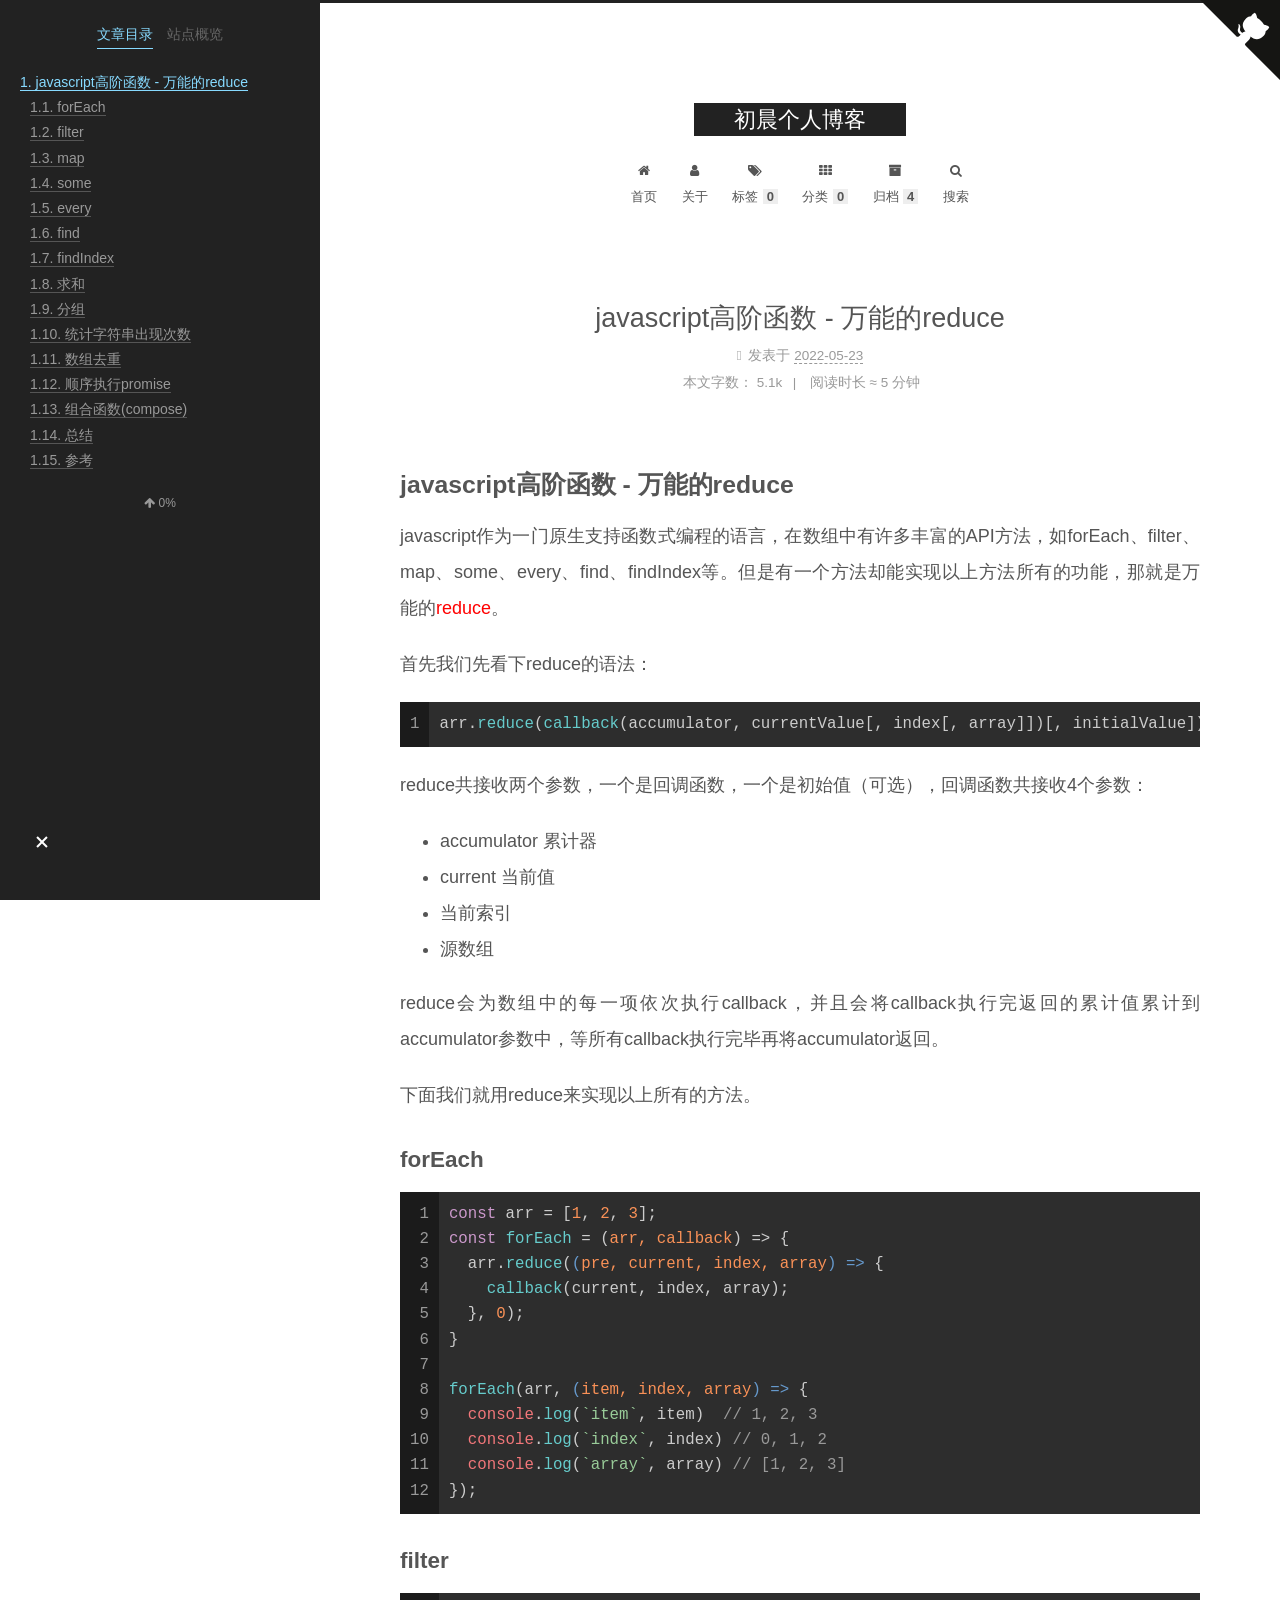
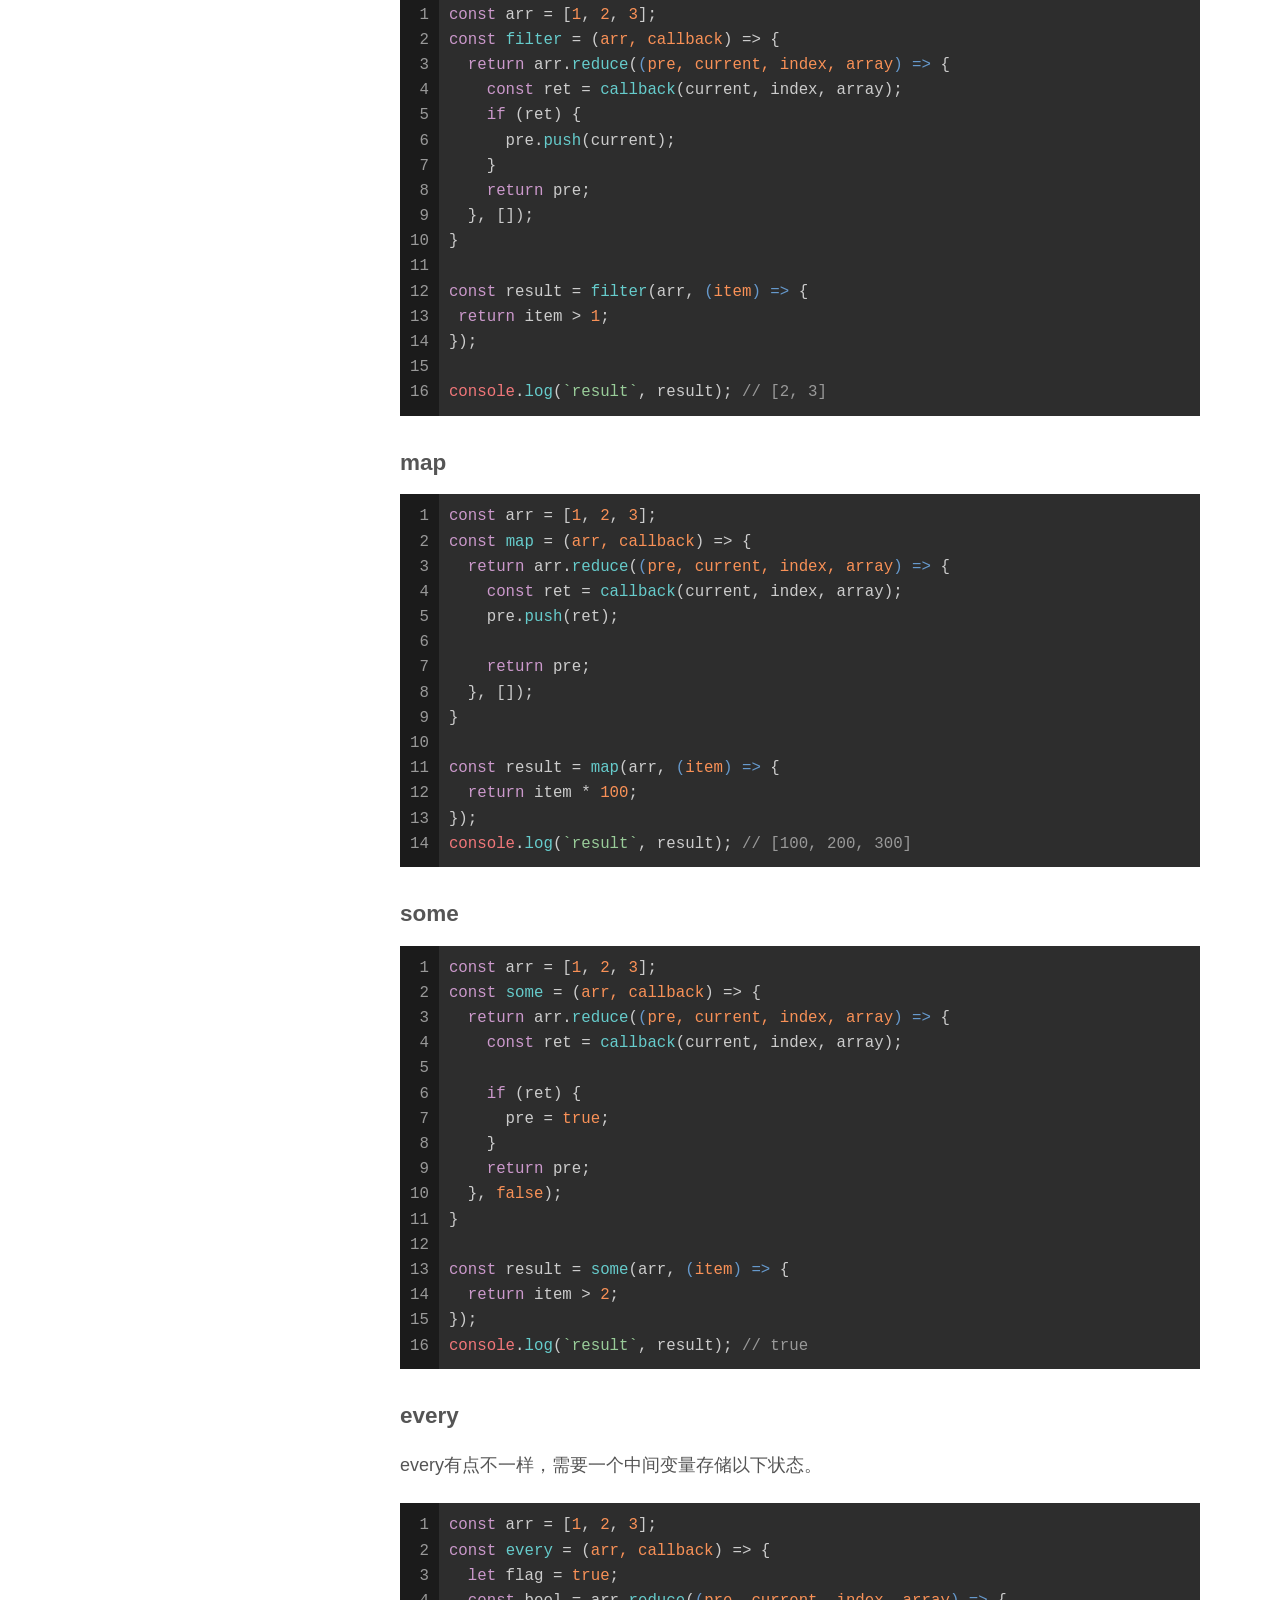
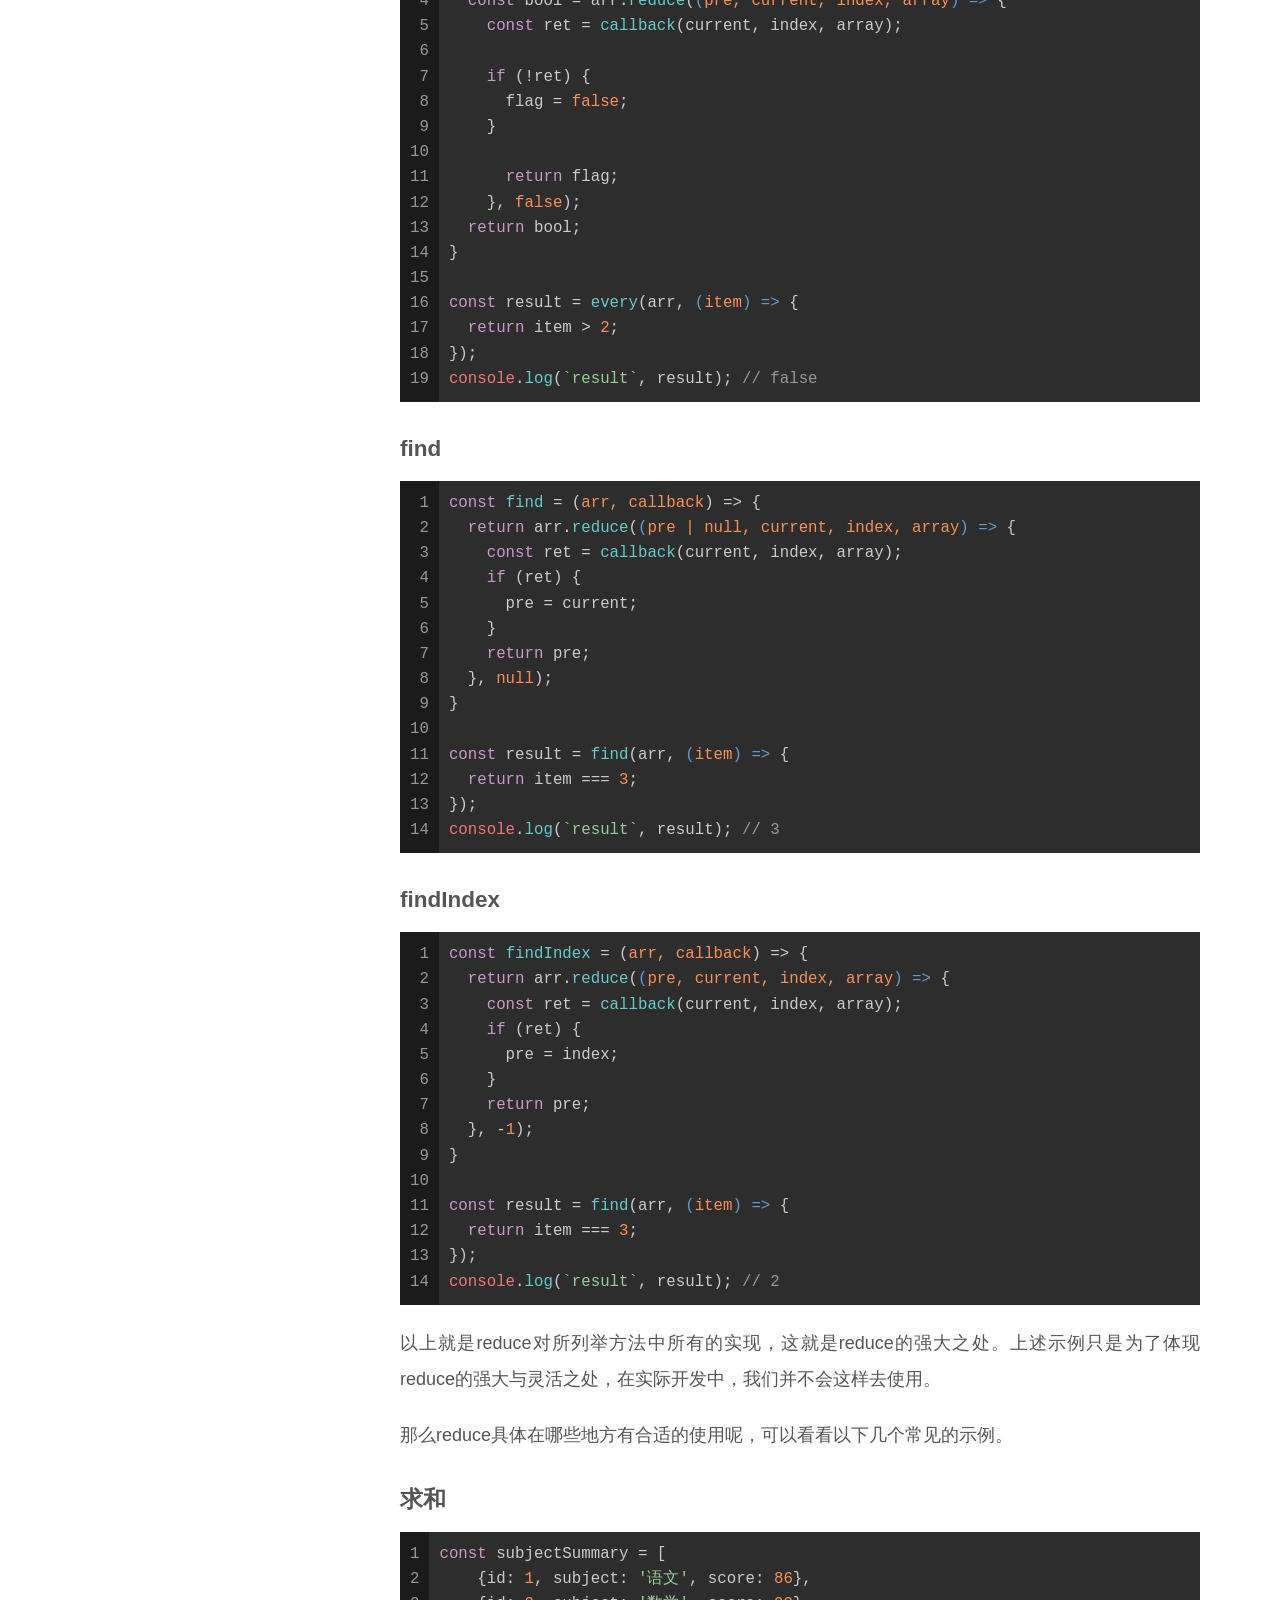
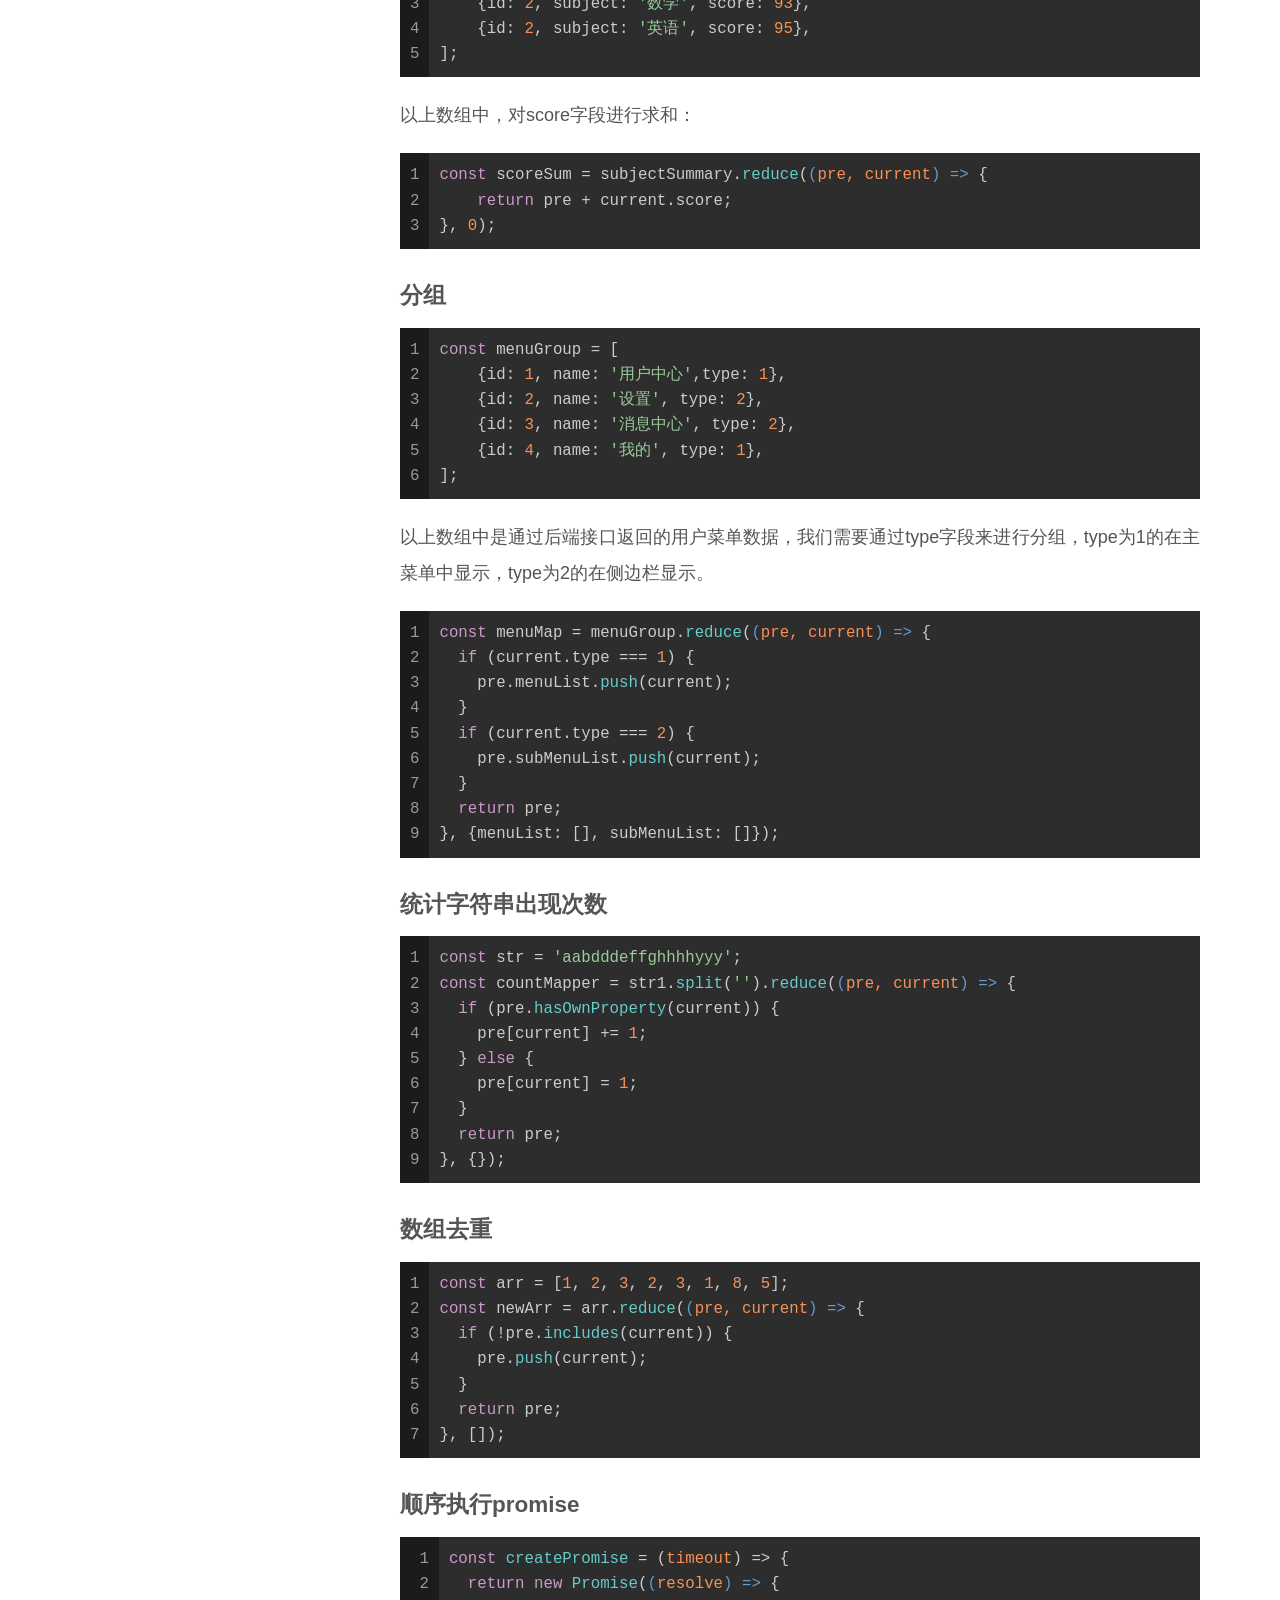
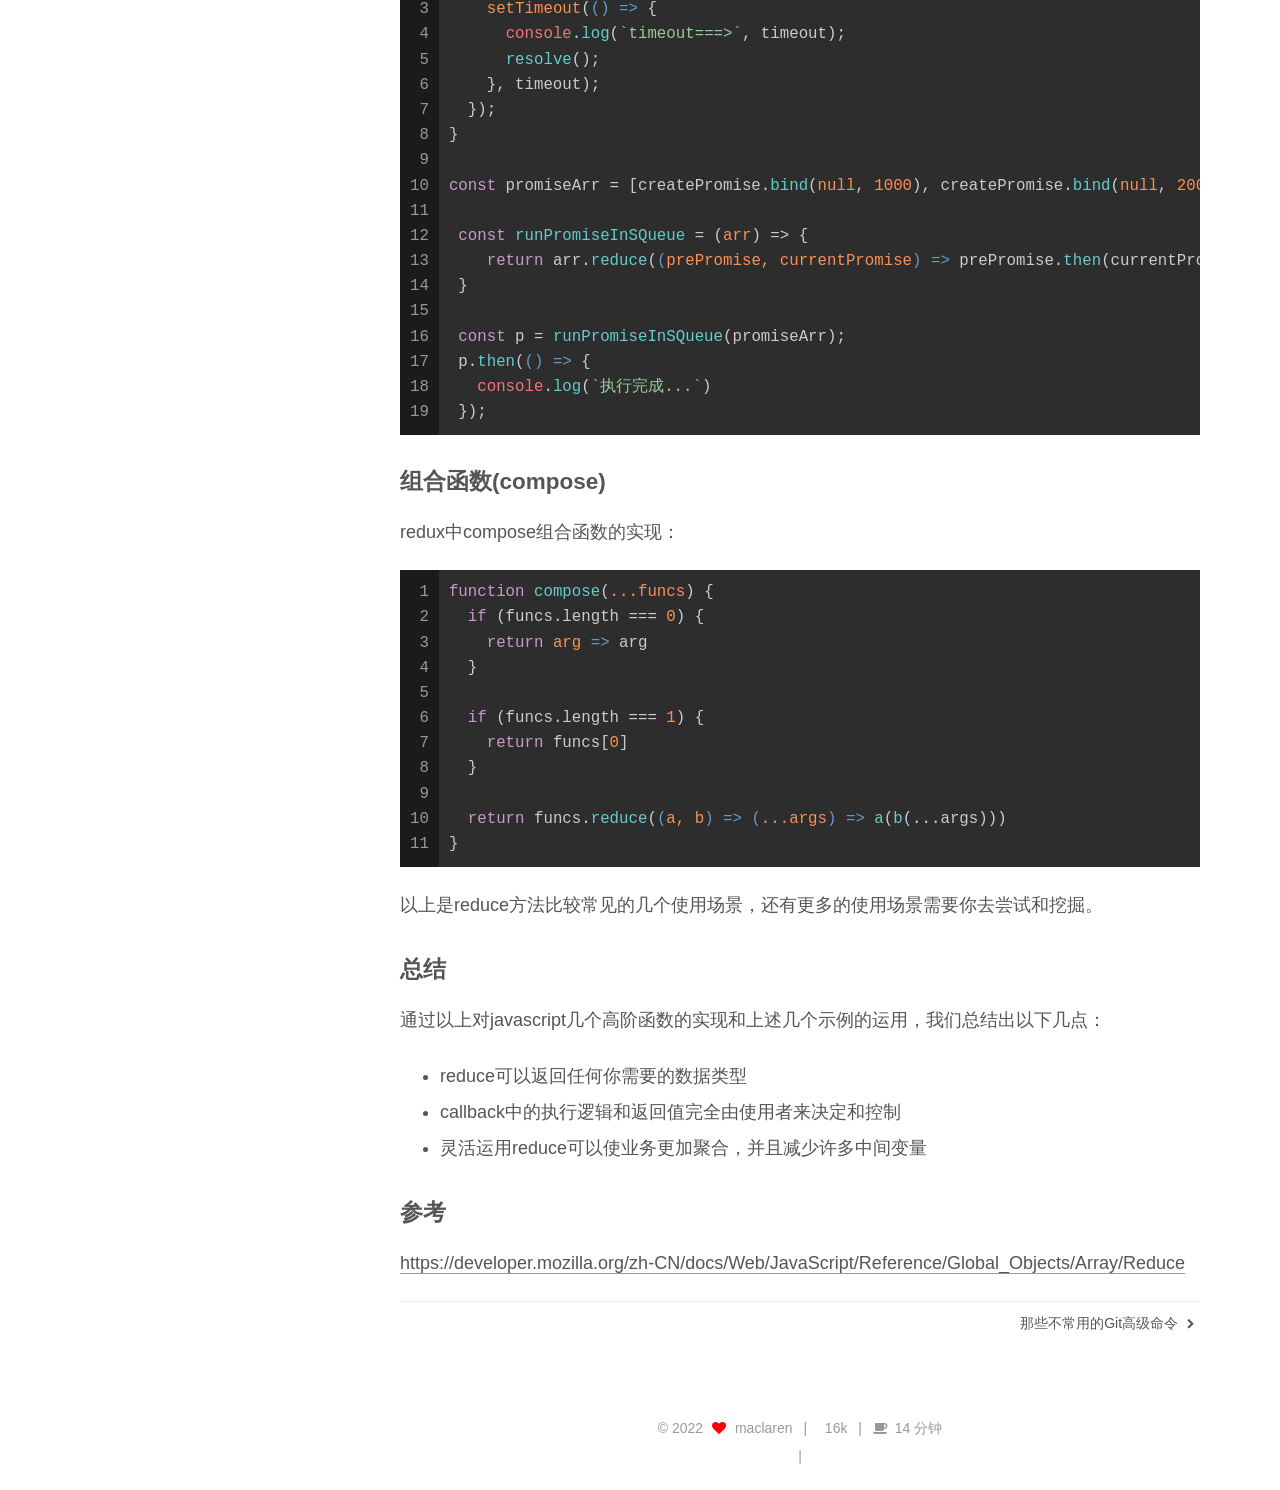
<file: 2022/05/23/reduce/index.html>
<!DOCTYPE html>
<html lang="zh-CN">
<head>
  <meta charset="UTF-8">
<meta name="viewport" content="width=device-width, initial-scale=1, maximum-scale=2">
<meta name="theme-color" content="#222">
<meta name="generator" content="Hexo 5.4.2">
  <link rel="apple-touch-icon" sizes="180x180" href="/images/apple-touch-icon-next.png">
  <link rel="icon" type="image/png" sizes="32x32" href="/images/favicon-32x32-next.png">
  <link rel="icon" type="image/png" sizes="16x16" href="/images/favicon-16x16-next.png">
  <link rel="mask-icon" href="/images/logo.svg" color="#222">

<link rel="stylesheet" href="/css/main.css">


<link rel="stylesheet" href="//cdn.jsdelivr.net/npm/font-awesome@4/css/font-awesome.min.css">

<script id="hexo-configurations">
    var NexT = window.NexT || {};
    var CONFIG = {"hostname":"example.com","root":"/","scheme":"Muse","version":"7.8.0","exturl":false,"sidebar":{"position":"left","display":"always","padding":18,"offset":12,"onmobile":true},"copycode":{"enable":true,"show_result":true,"style":null},"back2top":{"enable":true,"sidebar":true,"scrollpercent":true},"bookmark":{"enable":false,"color":"#222","save":"auto"},"fancybox":false,"mediumzoom":false,"lazyload":false,"pangu":false,"comments":{"style":"tabs","active":null,"storage":true,"lazyload":false,"nav":null},"algolia":{"hits":{"per_page":10},"labels":{"input_placeholder":"Search for Posts","hits_empty":"We didn't find any results for the search: ${query}","hits_stats":"${hits} results found in ${time} ms"}},"localsearch":{"enable":true,"trigger":"auto","top_n_per_article":1,"unescape":false,"preload":false},"motion":{"enable":true,"async":false,"transition":{"post_block":"fadeIn","post_header":"slideDownIn","post_body":"slideDownIn","coll_header":"slideLeftIn","sidebar":"slideUpIn"}},"path":"search.xml"};
  </script>

  <meta name="description" content="javascript高阶函数 - 万能的reducejavascript作为一门原生支持函数式编程的语言，在数组中有许多丰富的API方法，如forEach、filter、map、some、every、find、findIndex等。但是有一个方法却能实现以上方法所有的功能，那就是万能的reduce。 首先我们先看下reduce的语法： 1arr.reduce(callback(accumulato">
<meta property="og:type" content="article">
<meta property="og:title" content="javascript高阶函数 - 万能的reduce">
<meta property="og:url" content="http://example.com/2022/05/23/reduce/index.html">
<meta property="og:site_name" content="初晨个人博客">
<meta property="og:description" content="javascript高阶函数 - 万能的reducejavascript作为一门原生支持函数式编程的语言，在数组中有许多丰富的API方法，如forEach、filter、map、some、every、find、findIndex等。但是有一个方法却能实现以上方法所有的功能，那就是万能的reduce。 首先我们先看下reduce的语法： 1arr.reduce(callback(accumulato">
<meta property="og:locale" content="zh_CN">
<meta property="article:published_time" content="2022-05-23T19:10:57.636Z">
<meta property="article:modified_time" content="2022-05-23T19:10:57.636Z">
<meta property="article:author" content="maclaren">
<meta name="twitter:card" content="summary">

<link rel="canonical" href="http://example.com/2022/05/23/reduce/">


<script id="page-configurations">
  // https://hexo.io/docs/variables.html
  CONFIG.page = {
    sidebar: "",
    isHome : false,
    isPost : true,
    lang   : 'zh-CN'
  };
</script>

  <title>javascript高阶函数 - 万能的reduce | 初晨个人博客</title>
  






  <noscript>
  <style>
  .use-motion .brand,
  .use-motion .menu-item,
  .sidebar-inner,
  .use-motion .post-block,
  .use-motion .pagination,
  .use-motion .comments,
  .use-motion .post-header,
  .use-motion .post-body,
  .use-motion .collection-header { opacity: initial; }

  .use-motion .site-title,
  .use-motion .site-subtitle {
    opacity: initial;
    top: initial;
  }

  .use-motion .logo-line-before i { left: initial; }
  .use-motion .logo-line-after i { right: initial; }
  </style>
</noscript>

</head>

<body itemscope itemtype="http://schema.org/WebPage">
  <div class="container use-motion">
    <div class="headband"></div>
    <a target="_blank" rel="noopener" href="https://github.com/maclaren0920" class="github-corner" aria-label="View source on GitHub">
    <svg width="80" height="80" viewBox="0 0 250 250" style="fill:#151513; color:#fff; position: absolute; top: 0; border: 0; right: 0;" aria-hidden="true"><path d="M0,0 L115,115 L130,115 L142,142 L250,250 L250,0 Z"></path><path d="M128.3,109.0 C113.8,99.7 119.0,89.6 119.0,89.6 C122.0,82.7 120.5,78.6 120.5,78.6 C119.2,72.0 123.4,76.3 123.4,76.3 C127.3,80.9 125.5,87.3 125.5,87.3 C122.9,97.6 130.6,101.9 134.4,103.2" fill="currentColor" style="transform-origin: 130px 106px;" class="octo-arm"></path><path d="M115.0,115.0 C114.9,115.1 118.7,116.5 119.8,115.4 L133.7,101.6 C136.9,99.2 139.9,98.4 142.2,98.6 C133.8,88.0 127.5,74.4 143.8,58.0 C148.5,53.4 154.0,51.2 159.7,51.0 C160.3,49.4 163.2,43.6 171.4,40.1 C171.4,40.1 176.1,42.5 178.8,56.2 C183.1,58.6 187.2,61.8 190.9,65.4 C194.5,69.0 197.7,73.2 200.1,77.6 C213.8,80.2 216.3,84.9 216.3,84.9 C212.7,93.1 206.9,96.0 205.4,96.6 C205.1,102.4 203.0,107.8 198.3,112.5 C181.9,128.9 168.3,122.5 157.7,114.1 C157.9,116.9 156.7,120.9 152.7,124.9 L141.0,136.5 C139.8,137.7 141.6,141.9 141.8,141.8 Z" fill="currentColor" class="octo-body"></path></svg></a><style>.github-corner:hover .octo-arm{animation:octocat-wave 560ms ease-in-out}@keyframes octocat-wave{0%,100%{transform:rotate(0)}20%,60%{transform:rotate(-25deg)}40%,80%{transform:rotate(10deg)}}@media (max-width:500px){.github-corner:hover .octo-arm{animation:none}.github-corner .octo-arm{animation:octocat-wave 560ms ease-in-out}}</style>
    <header class="header" itemscope itemtype="http://schema.org/WPHeader">
      <div class="header-inner"><div class="site-brand-container">
  <div class="site-nav-toggle">
    <div class="toggle" aria-label="切换导航栏">
      <span class="toggle-line toggle-line-first"></span>
      <span class="toggle-line toggle-line-middle"></span>
      <span class="toggle-line toggle-line-last"></span>
    </div>
  </div>

  <div class="site-meta">

    <a href="/" class="brand" rel="start">
      <span class="logo-line-before"><i></i></span>
      <h1 class="site-title">初晨个人博客</h1>
      <span class="logo-line-after"><i></i></span>
    </a>
  </div>

  <div class="site-nav-right">
    <div class="toggle popup-trigger">
        <i class="fa fa-search fa-fw fa-lg"></i>
    </div>
  </div>
</div>




<nav class="site-nav">
  <ul id="menu" class="main-menu menu">
        <li class="menu-item menu-item-home">

    <a href="/" rel="section"><i class="fa fa-home fa-fw"></i>首页</a>

  </li>
        <li class="menu-item menu-item-about">

    <a href="/about/" rel="section"><i class="fa fa-user fa-fw"></i>关于</a>

  </li>
        <li class="menu-item menu-item-tags">

    <a href="/tags/" rel="section"><i class="fa fa-tags fa-fw"></i>标签<span class="badge">0</span></a>

  </li>
        <li class="menu-item menu-item-categories">

    <a href="/categories/" rel="section"><i class="fa fa-th fa-fw"></i>分类<span class="badge">0</span></a>

  </li>
        <li class="menu-item menu-item-archives">

    <a href="/archives/" rel="section"><i class="fa fa-archive fa-fw"></i>归档<span class="badge">4</span></a>

  </li>
      <li class="menu-item menu-item-search">
        <a role="button" class="popup-trigger"><i class="fa fa-search fa-fw"></i>搜索
        </a>
      </li>
  </ul>
</nav>



  <div class="search-pop-overlay">
    <div class="popup search-popup">
        <div class="search-header">
  <span class="search-icon">
    <i class="fa fa-search"></i>
  </span>
  <div class="search-input-container">
    <input autocomplete="off" autocapitalize="off"
           placeholder="搜索..." spellcheck="false"
           type="search" class="search-input">
  </div>
  <span class="popup-btn-close">
    <i class="fa fa-times-circle"></i>
  </span>
</div>
<div id="search-result">
  <div id="no-result">
    <i class="fa fa-spinner fa-pulse fa-5x fa-fw"></i>
  </div>
</div>

    </div>
  </div>

</div>
    </header>

    
  <div class="reading-progress-bar"></div>


    <main class="main">
      <div class="main-inner">
        <div class="content-wrap">
          

          <div class="content post posts-expand">
            

    
  
  
  <article itemscope itemtype="http://schema.org/Article" class="post-block" lang="zh-CN">
    <link itemprop="mainEntityOfPage" href="http://example.com/2022/05/23/reduce/">

    <span hidden itemprop="author" itemscope itemtype="http://schema.org/Person">
      <meta itemprop="image" content="/images/avatar.jpg">
      <meta itemprop="name" content="maclaren">
      <meta itemprop="description" content="">
    </span>

    <span hidden itemprop="publisher" itemscope itemtype="http://schema.org/Organization">
      <meta itemprop="name" content="初晨个人博客">
    </span>
      <header class="post-header">
        <h1 class="post-title" itemprop="name headline">
          javascript高阶函数 - 万能的reduce
        </h1>

        <div class="post-meta">
            <span class="post-meta-item">
              <span class="post-meta-item-icon">
                <i class="far fa-calendar"></i>
              </span>
              <span class="post-meta-item-text">发表于</span>

              <time title="创建时间：2022-05-23 19:10:57" itemprop="dateCreated datePublished" datetime="2022-05-23T19:10:57+00:00">2022-05-23</time>
            </span>

          
            <span class="post-meta-item" title="阅读次数" id="busuanzi_container_page_pv" style="display: none;">
              <span class="post-meta-item-icon">
                <i class="fa fa-eye"></i>
              </span>
              <span class="post-meta-item-text">阅读次数：</span>
              <span id="busuanzi_value_page_pv"></span>
            </span><br>
            <span class="post-meta-item" title="本文字数">
              <span class="post-meta-item-icon">
                <i class="far fa-file-word"></i>
              </span>
                <span class="post-meta-item-text">本文字数：</span>
              <span>5.1k</span>
            </span>
            <span class="post-meta-item" title="阅读时长">
              <span class="post-meta-item-icon">
                <i class="far fa-clock"></i>
              </span>
                <span class="post-meta-item-text">阅读时长 &asymp;</span>
              <span>5 分钟</span>
            </span>

        </div>
      </header>

    
    
    
    <div class="post-body" itemprop="articleBody">

      
        <h2 id="javascript高阶函数-万能的reduce"><a href="#javascript高阶函数-万能的reduce" class="headerlink" title="javascript高阶函数 - 万能的reduce"></a>javascript高阶函数 - 万能的reduce</h2><p>javascript作为一门原生支持函数式编程的语言，在数组中有许多丰富的API方法，如forEach、filter、map、some、every、find、findIndex等。但是有一个方法却能实现以上方法所有的功能，那就是万能的<font color='red'>reduce</font>。</p>
<p>首先我们先看下reduce的语法：</p>
<figure class="highlight javascript"><table><tr><td class="gutter"><pre><span class="line">1</span><br></pre></td><td class="code"><pre><span class="line">arr.<span class="title function_">reduce</span>(<span class="title function_">callback</span>(accumulator, currentValue[, index[, array]])[, initialValue])</span><br></pre></td></tr></table></figure>
<p>reduce共接收两个参数，一个是回调函数，一个是初始值（可选），回调函数共接收4个参数：</p>
<ul>
<li>accumulator 累计器</li>
<li>current 当前值</li>
<li>当前索引</li>
<li>源数组</li>
</ul>
<p>reduce会为数组中的每一项依次执行callback，并且会将callback执行完返回的累计值累计到accumulator参数中，等所有callback执行完毕再将accumulator返回。</p>
<p>下面我们就用reduce来实现以上所有的方法。</p>
<h3 id="forEach"><a href="#forEach" class="headerlink" title="forEach"></a>forEach</h3><figure class="highlight javascript"><table><tr><td class="gutter"><pre><span class="line">1</span><br><span class="line">2</span><br><span class="line">3</span><br><span class="line">4</span><br><span class="line">5</span><br><span class="line">6</span><br><span class="line">7</span><br><span class="line">8</span><br><span class="line">9</span><br><span class="line">10</span><br><span class="line">11</span><br><span class="line">12</span><br></pre></td><td class="code"><pre><span class="line"><span class="keyword">const</span> arr = [<span class="number">1</span>, <span class="number">2</span>, <span class="number">3</span>];</span><br><span class="line"><span class="keyword">const</span> <span class="title function_">forEach</span> = (<span class="params">arr, callback</span>) =&gt; &#123;</span><br><span class="line">  arr.<span class="title function_">reduce</span>(<span class="function">(<span class="params">pre, current, index, array</span>) =&gt;</span> &#123;</span><br><span class="line">    <span class="title function_">callback</span>(current, index, array);</span><br><span class="line">  &#125;, <span class="number">0</span>);</span><br><span class="line">&#125;</span><br><span class="line"></span><br><span class="line"><span class="title function_">forEach</span>(arr, <span class="function">(<span class="params">item, index, array</span>) =&gt;</span> &#123;</span><br><span class="line">  <span class="variable language_">console</span>.<span class="title function_">log</span>(<span class="string">`item`</span>, item)  <span class="comment">// 1, 2, 3</span></span><br><span class="line">  <span class="variable language_">console</span>.<span class="title function_">log</span>(<span class="string">`index`</span>, index) <span class="comment">// 0, 1, 2</span></span><br><span class="line">  <span class="variable language_">console</span>.<span class="title function_">log</span>(<span class="string">`array`</span>, array) <span class="comment">// [1, 2, 3]</span></span><br><span class="line">&#125;);</span><br></pre></td></tr></table></figure>

<h3 id="filter"><a href="#filter" class="headerlink" title="filter"></a>filter</h3><figure class="highlight javascript"><table><tr><td class="gutter"><pre><span class="line">1</span><br><span class="line">2</span><br><span class="line">3</span><br><span class="line">4</span><br><span class="line">5</span><br><span class="line">6</span><br><span class="line">7</span><br><span class="line">8</span><br><span class="line">9</span><br><span class="line">10</span><br><span class="line">11</span><br><span class="line">12</span><br><span class="line">13</span><br><span class="line">14</span><br><span class="line">15</span><br><span class="line">16</span><br></pre></td><td class="code"><pre><span class="line"><span class="keyword">const</span> arr = [<span class="number">1</span>, <span class="number">2</span>, <span class="number">3</span>];</span><br><span class="line"><span class="keyword">const</span> <span class="title function_">filter</span> = (<span class="params">arr, callback</span>) =&gt; &#123;</span><br><span class="line">  <span class="keyword">return</span> arr.<span class="title function_">reduce</span>(<span class="function">(<span class="params">pre, current, index, array</span>) =&gt;</span> &#123;</span><br><span class="line">    <span class="keyword">const</span> ret = <span class="title function_">callback</span>(current, index, array);</span><br><span class="line">    <span class="keyword">if</span> (ret) &#123;</span><br><span class="line">      pre.<span class="title function_">push</span>(current);</span><br><span class="line">    &#125;</span><br><span class="line">    <span class="keyword">return</span> pre;</span><br><span class="line">  &#125;, []);</span><br><span class="line">&#125;</span><br><span class="line"></span><br><span class="line"><span class="keyword">const</span> result = <span class="title function_">filter</span>(arr, <span class="function">(<span class="params">item</span>) =&gt;</span> &#123;</span><br><span class="line"> <span class="keyword">return</span> item &gt; <span class="number">1</span>;</span><br><span class="line">&#125;);</span><br><span class="line"></span><br><span class="line"><span class="variable language_">console</span>.<span class="title function_">log</span>(<span class="string">`result`</span>, result); <span class="comment">// [2, 3]</span></span><br></pre></td></tr></table></figure>

<h3 id="map"><a href="#map" class="headerlink" title="map"></a>map</h3><figure class="highlight javascript"><table><tr><td class="gutter"><pre><span class="line">1</span><br><span class="line">2</span><br><span class="line">3</span><br><span class="line">4</span><br><span class="line">5</span><br><span class="line">6</span><br><span class="line">7</span><br><span class="line">8</span><br><span class="line">9</span><br><span class="line">10</span><br><span class="line">11</span><br><span class="line">12</span><br><span class="line">13</span><br><span class="line">14</span><br></pre></td><td class="code"><pre><span class="line"><span class="keyword">const</span> arr = [<span class="number">1</span>, <span class="number">2</span>, <span class="number">3</span>];</span><br><span class="line"><span class="keyword">const</span> <span class="title function_">map</span> = (<span class="params">arr, callback</span>) =&gt; &#123;</span><br><span class="line">  <span class="keyword">return</span> arr.<span class="title function_">reduce</span>(<span class="function">(<span class="params">pre, current, index, array</span>) =&gt;</span> &#123;</span><br><span class="line">    <span class="keyword">const</span> ret = <span class="title function_">callback</span>(current, index, array);</span><br><span class="line">    pre.<span class="title function_">push</span>(ret);</span><br><span class="line"></span><br><span class="line">    <span class="keyword">return</span> pre;</span><br><span class="line">  &#125;, []);</span><br><span class="line">&#125;</span><br><span class="line"></span><br><span class="line"><span class="keyword">const</span> result = <span class="title function_">map</span>(arr, <span class="function">(<span class="params">item</span>) =&gt;</span> &#123;</span><br><span class="line">  <span class="keyword">return</span> item * <span class="number">100</span>;</span><br><span class="line">&#125;);</span><br><span class="line"><span class="variable language_">console</span>.<span class="title function_">log</span>(<span class="string">`result`</span>, result); <span class="comment">// [100, 200, 300]</span></span><br></pre></td></tr></table></figure>

<h3 id="some"><a href="#some" class="headerlink" title="some"></a>some</h3><figure class="highlight javascript"><table><tr><td class="gutter"><pre><span class="line">1</span><br><span class="line">2</span><br><span class="line">3</span><br><span class="line">4</span><br><span class="line">5</span><br><span class="line">6</span><br><span class="line">7</span><br><span class="line">8</span><br><span class="line">9</span><br><span class="line">10</span><br><span class="line">11</span><br><span class="line">12</span><br><span class="line">13</span><br><span class="line">14</span><br><span class="line">15</span><br><span class="line">16</span><br></pre></td><td class="code"><pre><span class="line"><span class="keyword">const</span> arr = [<span class="number">1</span>, <span class="number">2</span>, <span class="number">3</span>];</span><br><span class="line"><span class="keyword">const</span> <span class="title function_">some</span> = (<span class="params">arr, callback</span>) =&gt; &#123;</span><br><span class="line">  <span class="keyword">return</span> arr.<span class="title function_">reduce</span>(<span class="function">(<span class="params">pre, current, index, array</span>) =&gt;</span> &#123;</span><br><span class="line">    <span class="keyword">const</span> ret = <span class="title function_">callback</span>(current, index, array);</span><br><span class="line">      </span><br><span class="line">    <span class="keyword">if</span> (ret) &#123;</span><br><span class="line">      pre = <span class="literal">true</span>;</span><br><span class="line">    &#125;</span><br><span class="line">    <span class="keyword">return</span> pre;</span><br><span class="line">  &#125;, <span class="literal">false</span>);</span><br><span class="line">&#125;</span><br><span class="line"></span><br><span class="line"><span class="keyword">const</span> result = <span class="title function_">some</span>(arr, <span class="function">(<span class="params">item</span>) =&gt;</span> &#123;</span><br><span class="line">  <span class="keyword">return</span> item &gt; <span class="number">2</span>;</span><br><span class="line">&#125;);</span><br><span class="line"><span class="variable language_">console</span>.<span class="title function_">log</span>(<span class="string">`result`</span>, result); <span class="comment">// true</span></span><br></pre></td></tr></table></figure>

<h3 id="every"><a href="#every" class="headerlink" title="every"></a>every</h3><p>every有点不一样，需要一个中间变量存储以下状态。</p>
<figure class="highlight javascript"><table><tr><td class="gutter"><pre><span class="line">1</span><br><span class="line">2</span><br><span class="line">3</span><br><span class="line">4</span><br><span class="line">5</span><br><span class="line">6</span><br><span class="line">7</span><br><span class="line">8</span><br><span class="line">9</span><br><span class="line">10</span><br><span class="line">11</span><br><span class="line">12</span><br><span class="line">13</span><br><span class="line">14</span><br><span class="line">15</span><br><span class="line">16</span><br><span class="line">17</span><br><span class="line">18</span><br><span class="line">19</span><br></pre></td><td class="code"><pre><span class="line"><span class="keyword">const</span> arr = [<span class="number">1</span>, <span class="number">2</span>, <span class="number">3</span>];</span><br><span class="line"><span class="keyword">const</span> <span class="title function_">every</span> = (<span class="params">arr, callback</span>) =&gt; &#123;</span><br><span class="line">  <span class="keyword">let</span> flag = <span class="literal">true</span>;</span><br><span class="line">  <span class="keyword">const</span> bool = arr.<span class="title function_">reduce</span>(<span class="function">(<span class="params">pre, current, index, array</span>) =&gt;</span> &#123;</span><br><span class="line">    <span class="keyword">const</span> ret = <span class="title function_">callback</span>(current, index, array);</span><br><span class="line"></span><br><span class="line">    <span class="keyword">if</span> (!ret) &#123;</span><br><span class="line">      flag = <span class="literal">false</span>;</span><br><span class="line">    &#125;</span><br><span class="line"></span><br><span class="line">      <span class="keyword">return</span> flag;</span><br><span class="line">    &#125;, <span class="literal">false</span>);</span><br><span class="line">  <span class="keyword">return</span> bool;</span><br><span class="line">&#125;</span><br><span class="line"></span><br><span class="line"><span class="keyword">const</span> result = <span class="title function_">every</span>(arr, <span class="function">(<span class="params">item</span>) =&gt;</span> &#123;</span><br><span class="line">  <span class="keyword">return</span> item &gt; <span class="number">2</span>;</span><br><span class="line">&#125;);</span><br><span class="line"><span class="variable language_">console</span>.<span class="title function_">log</span>(<span class="string">`result`</span>, result); <span class="comment">// false</span></span><br></pre></td></tr></table></figure>

<h3 id="find"><a href="#find" class="headerlink" title="find"></a>find</h3><figure class="highlight javascript"><table><tr><td class="gutter"><pre><span class="line">1</span><br><span class="line">2</span><br><span class="line">3</span><br><span class="line">4</span><br><span class="line">5</span><br><span class="line">6</span><br><span class="line">7</span><br><span class="line">8</span><br><span class="line">9</span><br><span class="line">10</span><br><span class="line">11</span><br><span class="line">12</span><br><span class="line">13</span><br><span class="line">14</span><br></pre></td><td class="code"><pre><span class="line"><span class="keyword">const</span> <span class="title function_">find</span> = (<span class="params">arr, callback</span>) =&gt; &#123;</span><br><span class="line">  <span class="keyword">return</span> arr.<span class="title function_">reduce</span>(<span class="function">(<span class="params">pre | <span class="literal">null</span>, current, index, array</span>) =&gt;</span> &#123;</span><br><span class="line">    <span class="keyword">const</span> ret = <span class="title function_">callback</span>(current, index, array);</span><br><span class="line">    <span class="keyword">if</span> (ret) &#123;</span><br><span class="line">      pre = current;</span><br><span class="line">    &#125;</span><br><span class="line">    <span class="keyword">return</span> pre;</span><br><span class="line">  &#125;, <span class="literal">null</span>);</span><br><span class="line">&#125;</span><br><span class="line"></span><br><span class="line"><span class="keyword">const</span> result = <span class="title function_">find</span>(arr, <span class="function">(<span class="params">item</span>) =&gt;</span> &#123;</span><br><span class="line">  <span class="keyword">return</span> item === <span class="number">3</span>;</span><br><span class="line">&#125;);</span><br><span class="line"><span class="variable language_">console</span>.<span class="title function_">log</span>(<span class="string">`result`</span>, result); <span class="comment">// 3</span></span><br></pre></td></tr></table></figure>

<h3 id="findIndex"><a href="#findIndex" class="headerlink" title="findIndex"></a>findIndex</h3><figure class="highlight javascript"><table><tr><td class="gutter"><pre><span class="line">1</span><br><span class="line">2</span><br><span class="line">3</span><br><span class="line">4</span><br><span class="line">5</span><br><span class="line">6</span><br><span class="line">7</span><br><span class="line">8</span><br><span class="line">9</span><br><span class="line">10</span><br><span class="line">11</span><br><span class="line">12</span><br><span class="line">13</span><br><span class="line">14</span><br></pre></td><td class="code"><pre><span class="line"><span class="keyword">const</span> <span class="title function_">findIndex</span> = (<span class="params">arr, callback</span>) =&gt; &#123;</span><br><span class="line">  <span class="keyword">return</span> arr.<span class="title function_">reduce</span>(<span class="function">(<span class="params">pre, current, index, array</span>) =&gt;</span> &#123;</span><br><span class="line">    <span class="keyword">const</span> ret = <span class="title function_">callback</span>(current, index, array);</span><br><span class="line">    <span class="keyword">if</span> (ret) &#123;</span><br><span class="line">      pre = index;</span><br><span class="line">    &#125;</span><br><span class="line">    <span class="keyword">return</span> pre;</span><br><span class="line">  &#125;, -<span class="number">1</span>);</span><br><span class="line">&#125;</span><br><span class="line"></span><br><span class="line"><span class="keyword">const</span> result = <span class="title function_">find</span>(arr, <span class="function">(<span class="params">item</span>) =&gt;</span> &#123;</span><br><span class="line">  <span class="keyword">return</span> item === <span class="number">3</span>;</span><br><span class="line">&#125;);</span><br><span class="line"><span class="variable language_">console</span>.<span class="title function_">log</span>(<span class="string">`result`</span>, result); <span class="comment">// 2</span></span><br></pre></td></tr></table></figure>

<p>以上就是reduce对所列举方法中所有的实现，这就是reduce的强大之处。上述示例只是为了体现reduce的强大与灵活之处，在实际开发中，我们并不会这样去使用。</p>
<p>那么reduce具体在哪些地方有合适的使用呢，可以看看以下几个常见的示例。</p>
<h3 id="求和"><a href="#求和" class="headerlink" title="求和"></a>求和</h3><figure class="highlight javascript"><table><tr><td class="gutter"><pre><span class="line">1</span><br><span class="line">2</span><br><span class="line">3</span><br><span class="line">4</span><br><span class="line">5</span><br></pre></td><td class="code"><pre><span class="line"><span class="keyword">const</span> subjectSummary = [</span><br><span class="line">    &#123;<span class="attr">id</span>: <span class="number">1</span>, <span class="attr">subject</span>: <span class="string">&#x27;语文&#x27;</span>, <span class="attr">score</span>: <span class="number">86</span>&#125;,</span><br><span class="line">    &#123;<span class="attr">id</span>: <span class="number">2</span>, <span class="attr">subject</span>: <span class="string">&#x27;数学&#x27;</span>, <span class="attr">score</span>: <span class="number">93</span>&#125;,</span><br><span class="line">    &#123;<span class="attr">id</span>: <span class="number">2</span>, <span class="attr">subject</span>: <span class="string">&#x27;英语&#x27;</span>, <span class="attr">score</span>: <span class="number">95</span>&#125;,</span><br><span class="line">];</span><br></pre></td></tr></table></figure>
<p>以上数组中，对score字段进行求和：</p>
<figure class="highlight javascript"><table><tr><td class="gutter"><pre><span class="line">1</span><br><span class="line">2</span><br><span class="line">3</span><br></pre></td><td class="code"><pre><span class="line"><span class="keyword">const</span> scoreSum = subjectSummary.<span class="title function_">reduce</span>(<span class="function">(<span class="params">pre, current</span>) =&gt;</span> &#123;</span><br><span class="line">    <span class="keyword">return</span> pre + current.<span class="property">score</span>;</span><br><span class="line">&#125;, <span class="number">0</span>);</span><br></pre></td></tr></table></figure>

<h3 id="分组"><a href="#分组" class="headerlink" title="分组"></a>分组</h3><figure class="highlight javascript"><table><tr><td class="gutter"><pre><span class="line">1</span><br><span class="line">2</span><br><span class="line">3</span><br><span class="line">4</span><br><span class="line">5</span><br><span class="line">6</span><br></pre></td><td class="code"><pre><span class="line"><span class="keyword">const</span> menuGroup = [</span><br><span class="line">    &#123;<span class="attr">id</span>: <span class="number">1</span>, <span class="attr">name</span>: <span class="string">&#x27;用户中心&#x27;</span>,<span class="attr">type</span>: <span class="number">1</span>&#125;,</span><br><span class="line">    &#123;<span class="attr">id</span>: <span class="number">2</span>, <span class="attr">name</span>: <span class="string">&#x27;设置&#x27;</span>, <span class="attr">type</span>: <span class="number">2</span>&#125;,</span><br><span class="line">    &#123;<span class="attr">id</span>: <span class="number">3</span>, <span class="attr">name</span>: <span class="string">&#x27;消息中心&#x27;</span>, <span class="attr">type</span>: <span class="number">2</span>&#125;,</span><br><span class="line">    &#123;<span class="attr">id</span>: <span class="number">4</span>, <span class="attr">name</span>: <span class="string">&#x27;我的&#x27;</span>, <span class="attr">type</span>: <span class="number">1</span>&#125;,</span><br><span class="line">];</span><br></pre></td></tr></table></figure>
<p>以上数组中是通过后端接口返回的用户菜单数据，我们需要通过type字段来进行分组，type为1的在主菜单中显示，type为2的在侧边栏显示。</p>
<figure class="highlight javascript"><table><tr><td class="gutter"><pre><span class="line">1</span><br><span class="line">2</span><br><span class="line">3</span><br><span class="line">4</span><br><span class="line">5</span><br><span class="line">6</span><br><span class="line">7</span><br><span class="line">8</span><br><span class="line">9</span><br></pre></td><td class="code"><pre><span class="line"><span class="keyword">const</span> menuMap = menuGroup.<span class="title function_">reduce</span>(<span class="function">(<span class="params">pre, current</span>) =&gt;</span> &#123;</span><br><span class="line">  <span class="keyword">if</span> (current.<span class="property">type</span> === <span class="number">1</span>) &#123;</span><br><span class="line">    pre.<span class="property">menuList</span>.<span class="title function_">push</span>(current);</span><br><span class="line">  &#125;</span><br><span class="line">  <span class="keyword">if</span> (current.<span class="property">type</span> === <span class="number">2</span>) &#123;</span><br><span class="line">    pre.<span class="property">subMenuList</span>.<span class="title function_">push</span>(current);</span><br><span class="line">  &#125;</span><br><span class="line">  <span class="keyword">return</span> pre;</span><br><span class="line">&#125;, &#123;<span class="attr">menuList</span>: [], <span class="attr">subMenuList</span>: []&#125;);</span><br></pre></td></tr></table></figure>

<h3 id="统计字符串出现次数"><a href="#统计字符串出现次数" class="headerlink" title="统计字符串出现次数"></a>统计字符串出现次数</h3><figure class="highlight javascript"><table><tr><td class="gutter"><pre><span class="line">1</span><br><span class="line">2</span><br><span class="line">3</span><br><span class="line">4</span><br><span class="line">5</span><br><span class="line">6</span><br><span class="line">7</span><br><span class="line">8</span><br><span class="line">9</span><br></pre></td><td class="code"><pre><span class="line"><span class="keyword">const</span> str = <span class="string">&#x27;aabdddeffghhhhyyy&#x27;</span>;</span><br><span class="line"><span class="keyword">const</span> countMapper = str1.<span class="title function_">split</span>(<span class="string">&#x27;&#x27;</span>).<span class="title function_">reduce</span>(<span class="function">(<span class="params">pre, current</span>) =&gt;</span> &#123;</span><br><span class="line">  <span class="keyword">if</span> (pre.<span class="title function_">hasOwnProperty</span>(current)) &#123;</span><br><span class="line">    pre[current] += <span class="number">1</span>;</span><br><span class="line">  &#125; <span class="keyword">else</span> &#123;</span><br><span class="line">    pre[current] = <span class="number">1</span>;</span><br><span class="line">  &#125;</span><br><span class="line">  <span class="keyword">return</span> pre;</span><br><span class="line">&#125;, &#123;&#125;);</span><br></pre></td></tr></table></figure>


<h3 id="数组去重"><a href="#数组去重" class="headerlink" title="数组去重"></a>数组去重</h3><figure class="highlight javascript"><table><tr><td class="gutter"><pre><span class="line">1</span><br><span class="line">2</span><br><span class="line">3</span><br><span class="line">4</span><br><span class="line">5</span><br><span class="line">6</span><br><span class="line">7</span><br></pre></td><td class="code"><pre><span class="line"><span class="keyword">const</span> arr = [<span class="number">1</span>, <span class="number">2</span>, <span class="number">3</span>, <span class="number">2</span>, <span class="number">3</span>, <span class="number">1</span>, <span class="number">8</span>, <span class="number">5</span>];</span><br><span class="line"><span class="keyword">const</span> newArr = arr.<span class="title function_">reduce</span>(<span class="function">(<span class="params">pre, current</span>) =&gt;</span> &#123;</span><br><span class="line">  <span class="keyword">if</span> (!pre.<span class="title function_">includes</span>(current)) &#123;</span><br><span class="line">    pre.<span class="title function_">push</span>(current);</span><br><span class="line">  &#125;</span><br><span class="line">  <span class="keyword">return</span> pre;</span><br><span class="line">&#125;, []);</span><br></pre></td></tr></table></figure>

<h3 id="顺序执行promise"><a href="#顺序执行promise" class="headerlink" title="顺序执行promise"></a>顺序执行promise</h3><figure class="highlight javascript"><table><tr><td class="gutter"><pre><span class="line">1</span><br><span class="line">2</span><br><span class="line">3</span><br><span class="line">4</span><br><span class="line">5</span><br><span class="line">6</span><br><span class="line">7</span><br><span class="line">8</span><br><span class="line">9</span><br><span class="line">10</span><br><span class="line">11</span><br><span class="line">12</span><br><span class="line">13</span><br><span class="line">14</span><br><span class="line">15</span><br><span class="line">16</span><br><span class="line">17</span><br><span class="line">18</span><br><span class="line">19</span><br></pre></td><td class="code"><pre><span class="line"><span class="keyword">const</span> <span class="title function_">createPromise</span> = (<span class="params">timeout</span>) =&gt; &#123;</span><br><span class="line">  <span class="keyword">return</span> <span class="keyword">new</span> <span class="title class_">Promise</span>(<span class="function">(<span class="params">resolve</span>) =&gt;</span> &#123;</span><br><span class="line">    <span class="built_in">setTimeout</span>(<span class="function">() =&gt;</span> &#123;</span><br><span class="line">      <span class="variable language_">console</span>.<span class="title function_">log</span>(<span class="string">`timeout===&gt;`</span>, timeout);</span><br><span class="line">      <span class="title function_">resolve</span>();</span><br><span class="line">    &#125;, timeout);</span><br><span class="line">  &#125;);</span><br><span class="line">&#125;</span><br><span class="line"></span><br><span class="line"><span class="keyword">const</span> promiseArr = [createPromise.<span class="title function_">bind</span>(<span class="literal">null</span>, <span class="number">1000</span>), createPromise.<span class="title function_">bind</span>(<span class="literal">null</span>, <span class="number">2000</span>), createPromise.<span class="title function_">bind</span>(<span class="literal">null</span>, <span class="number">3000</span>)];</span><br><span class="line"></span><br><span class="line"> <span class="keyword">const</span> <span class="title function_">runPromiseInSQueue</span> = (<span class="params">arr</span>) =&gt; &#123;</span><br><span class="line">    <span class="keyword">return</span> arr.<span class="title function_">reduce</span>(<span class="function">(<span class="params">prePromise, currentPromise</span>) =&gt;</span> prePromise.<span class="title function_">then</span>(currentPromise), <span class="title class_">Promise</span>.<span class="title function_">resolve</span>());</span><br><span class="line"> &#125;</span><br><span class="line"></span><br><span class="line"> <span class="keyword">const</span> p = <span class="title function_">runPromiseInSQueue</span>(promiseArr);</span><br><span class="line"> p.<span class="title function_">then</span>(<span class="function">() =&gt;</span> &#123;</span><br><span class="line">   <span class="variable language_">console</span>.<span class="title function_">log</span>(<span class="string">`执行完成...`</span>)</span><br><span class="line"> &#125;);</span><br></pre></td></tr></table></figure>

<h3 id="组合函数-compose"><a href="#组合函数-compose" class="headerlink" title="组合函数(compose)"></a>组合函数(compose)</h3><p>redux中compose组合函数的实现：</p>
<figure class="highlight javascript"><table><tr><td class="gutter"><pre><span class="line">1</span><br><span class="line">2</span><br><span class="line">3</span><br><span class="line">4</span><br><span class="line">5</span><br><span class="line">6</span><br><span class="line">7</span><br><span class="line">8</span><br><span class="line">9</span><br><span class="line">10</span><br><span class="line">11</span><br></pre></td><td class="code"><pre><span class="line"><span class="keyword">function</span> <span class="title function_">compose</span>(<span class="params">...funcs</span>) &#123;</span><br><span class="line">  <span class="keyword">if</span> (funcs.<span class="property">length</span> === <span class="number">0</span>) &#123;</span><br><span class="line">    <span class="keyword">return</span> <span class="function"><span class="params">arg</span> =&gt;</span> arg</span><br><span class="line">  &#125;</span><br><span class="line"></span><br><span class="line">  <span class="keyword">if</span> (funcs.<span class="property">length</span> === <span class="number">1</span>) &#123;</span><br><span class="line">    <span class="keyword">return</span> funcs[<span class="number">0</span>] </span><br><span class="line">  &#125;</span><br><span class="line"></span><br><span class="line">  <span class="keyword">return</span> funcs.<span class="title function_">reduce</span>(<span class="function">(<span class="params">a, b</span>) =&gt;</span> <span class="function">(<span class="params">...args</span>) =&gt;</span> <span class="title function_">a</span>(<span class="title function_">b</span>(...args)))</span><br><span class="line">&#125;</span><br></pre></td></tr></table></figure>

<p>以上是reduce方法比较常见的几个使用场景，还有更多的使用场景需要你去尝试和挖掘。</p>
<h3 id="总结"><a href="#总结" class="headerlink" title="总结"></a>总结</h3><p>通过以上对javascript几个高阶函数的实现和上述几个示例的运用，我们总结出以下几点：</p>
<ul>
<li>reduce可以返回任何你需要的数据类型</li>
<li>callback中的执行逻辑和返回值完全由使用者来决定和控制</li>
<li>灵活运用reduce可以使业务更加聚合，并且减少许多中间变量</li>
</ul>
<h3 id="参考"><a href="#参考" class="headerlink" title="参考"></a>参考</h3><p><a target="_blank" rel="noopener" href="https://developer.mozilla.org/zh-CN/docs/Web/JavaScript/Reference/Global_Objects/Array/Reduce">https://developer.mozilla.org/zh-CN/docs/Web/JavaScript/Reference/Global_Objects/Array/Reduce</a></p>

    </div>

    
    
    

      <footer class="post-footer">

        


        
    <div class="post-nav">
      <div class="post-nav-item"></div>
      <div class="post-nav-item">
    <a href="/2022/05/23/git/" rel="next" title="那些不常用的Git高级命令">
      那些不常用的Git高级命令 <i class="fa fa-chevron-right"></i>
    </a></div>
    </div>
      </footer>
    
  </article>
  
  
  



          </div>
          

<script>
  window.addEventListener('tabs:register', () => {
    let { activeClass } = CONFIG.comments;
    if (CONFIG.comments.storage) {
      activeClass = localStorage.getItem('comments_active') || activeClass;
    }
    if (activeClass) {
      let activeTab = document.querySelector(`a[href="#comment-${activeClass}"]`);
      if (activeTab) {
        activeTab.click();
      }
    }
  });
  if (CONFIG.comments.storage) {
    window.addEventListener('tabs:click', event => {
      if (!event.target.matches('.tabs-comment .tab-content .tab-pane')) return;
      let commentClass = event.target.classList[1];
      localStorage.setItem('comments_active', commentClass);
    });
  }
</script>

        </div>
          
  
  <div class="toggle sidebar-toggle">
    <span class="toggle-line toggle-line-first"></span>
    <span class="toggle-line toggle-line-middle"></span>
    <span class="toggle-line toggle-line-last"></span>
  </div>

  <aside class="sidebar">
    <div class="sidebar-inner">

      <ul class="sidebar-nav motion-element">
        <li class="sidebar-nav-toc">
          文章目录
        </li>
        <li class="sidebar-nav-overview">
          站点概览
        </li>
      </ul>

      <!--noindex-->
      <div class="post-toc-wrap sidebar-panel">
          <div class="post-toc motion-element"><ol class="nav"><li class="nav-item nav-level-2"><a class="nav-link" href="#javascript%E9%AB%98%E9%98%B6%E5%87%BD%E6%95%B0-%E4%B8%87%E8%83%BD%E7%9A%84reduce"><span class="nav-number">1.</span> <span class="nav-text">javascript高阶函数 - 万能的reduce</span></a><ol class="nav-child"><li class="nav-item nav-level-3"><a class="nav-link" href="#forEach"><span class="nav-number">1.1.</span> <span class="nav-text">forEach</span></a></li><li class="nav-item nav-level-3"><a class="nav-link" href="#filter"><span class="nav-number">1.2.</span> <span class="nav-text">filter</span></a></li><li class="nav-item nav-level-3"><a class="nav-link" href="#map"><span class="nav-number">1.3.</span> <span class="nav-text">map</span></a></li><li class="nav-item nav-level-3"><a class="nav-link" href="#some"><span class="nav-number">1.4.</span> <span class="nav-text">some</span></a></li><li class="nav-item nav-level-3"><a class="nav-link" href="#every"><span class="nav-number">1.5.</span> <span class="nav-text">every</span></a></li><li class="nav-item nav-level-3"><a class="nav-link" href="#find"><span class="nav-number">1.6.</span> <span class="nav-text">find</span></a></li><li class="nav-item nav-level-3"><a class="nav-link" href="#findIndex"><span class="nav-number">1.7.</span> <span class="nav-text">findIndex</span></a></li><li class="nav-item nav-level-3"><a class="nav-link" href="#%E6%B1%82%E5%92%8C"><span class="nav-number">1.8.</span> <span class="nav-text">求和</span></a></li><li class="nav-item nav-level-3"><a class="nav-link" href="#%E5%88%86%E7%BB%84"><span class="nav-number">1.9.</span> <span class="nav-text">分组</span></a></li><li class="nav-item nav-level-3"><a class="nav-link" href="#%E7%BB%9F%E8%AE%A1%E5%AD%97%E7%AC%A6%E4%B8%B2%E5%87%BA%E7%8E%B0%E6%AC%A1%E6%95%B0"><span class="nav-number">1.10.</span> <span class="nav-text">统计字符串出现次数</span></a></li><li class="nav-item nav-level-3"><a class="nav-link" href="#%E6%95%B0%E7%BB%84%E5%8E%BB%E9%87%8D"><span class="nav-number">1.11.</span> <span class="nav-text">数组去重</span></a></li><li class="nav-item nav-level-3"><a class="nav-link" href="#%E9%A1%BA%E5%BA%8F%E6%89%A7%E8%A1%8Cpromise"><span class="nav-number">1.12.</span> <span class="nav-text">顺序执行promise</span></a></li><li class="nav-item nav-level-3"><a class="nav-link" href="#%E7%BB%84%E5%90%88%E5%87%BD%E6%95%B0-compose"><span class="nav-number">1.13.</span> <span class="nav-text">组合函数(compose)</span></a></li><li class="nav-item nav-level-3"><a class="nav-link" href="#%E6%80%BB%E7%BB%93"><span class="nav-number">1.14.</span> <span class="nav-text">总结</span></a></li><li class="nav-item nav-level-3"><a class="nav-link" href="#%E5%8F%82%E8%80%83"><span class="nav-number">1.15.</span> <span class="nav-text">参考</span></a></li></ol></li></ol></div>
      </div>
      <!--/noindex-->

      <div class="site-overview-wrap sidebar-panel">
        <div class="site-author motion-element" itemprop="author" itemscope itemtype="http://schema.org/Person">
    <img class="site-author-image" itemprop="image" alt="maclaren"
      src="/images/avatar.jpg">
  <p class="site-author-name" itemprop="name">maclaren</p>
  <div class="site-description" itemprop="description"></div>
</div>
<div class="site-state-wrap motion-element">
  <nav class="site-state">
      <div class="site-state-item site-state-posts">
          <a href="/archives/">
        
          <span class="site-state-item-count">4</span>
          <span class="site-state-item-name">日志</span>
        </a>
      </div>
  </nav>
</div>
  <div class="links-of-author motion-element">
      <span class="links-of-author-item">
        <a href="https://github.com/maclaren0920" title="GitHub → https:&#x2F;&#x2F;github.com&#x2F;maclaren0920" rel="noopener" target="_blank"><i class="fa fa-fw fa-github-alt"></i>GitHub</a>
      </span>
      <span class="links-of-author-item">
        <a href="mailto:maclaren0920@126.com" title="E-Mail → mailto:maclaren0920@126.com" rel="noopener" target="_blank"><i class="fa fa-fw fa-envelope"></i>E-Mail</a>
      </span>
  </div>



      </div>
        <div class="back-to-top motion-element">
          <i class="fa fa-arrow-up"></i>
          <span>0%</span>
        </div>

    </div>
  </aside>
  <div id="sidebar-dimmer"></div>


      </div>
    </main>

    <footer class="footer">
      <div class="footer-inner">
        

        

<div class="copyright">
  
  &copy; 
  <span itemprop="copyrightYear">2022</span>
  <span class="with-love">
    <i class="fa fa-heart"></i>
  </span>
  <span class="author" itemprop="copyrightHolder">maclaren</span>
    <span class="post-meta-divider">|</span>
    <span class="post-meta-item-icon">
      <i class="fa fa-chart-area"></i>
    </span>
    <span title="站点总字数">16k</span>
    <span class="post-meta-divider">|</span>
    <span class="post-meta-item-icon">
      <i class="fa fa-coffee"></i>
    </span>
    <span title="站点阅读时长">14 分钟</span>
</div>

        
<div class="busuanzi-count">
  <script async src="https://busuanzi.ibruce.info/busuanzi/2.3/busuanzi.pure.mini.js"></script>
    <span class="post-meta-item" id="busuanzi_container_site_uv" style="display: none;">
      <span class="post-meta-item-icon">
        <i class="fa fa-user"></i>
      </span>
      <span class="site-uv" title="总访客量">
        <span id="busuanzi_value_site_uv"></span>
      </span>
    </span>
    <span class="post-meta-divider">|</span>
    <span class="post-meta-item" id="busuanzi_container_site_pv" style="display: none;">
      <span class="post-meta-item-icon">
        <i class="fa fa-eye"></i>
      </span>
      <span class="site-pv" title="总访问量">
        <span id="busuanzi_value_site_pv"></span>
      </span>
    </span>
</div>








      </div>
    </footer>
  </div>

  
  <script src="/lib/anime.min.js"></script>
  <script src="/lib/velocity/velocity.min.js"></script>
  <script src="/lib/velocity/velocity.ui.min.js"></script>

<script src="/js/utils.js"></script>

<script src="/js/motion.js"></script>


<script src="/js/schemes/muse.js"></script>


<script src="/js/next-boot.js"></script>




  




  
<script src="/js/local-search.js"></script>













  

  

</body>
</html>
</file>
<file: css/main.css>
:root {
  --body-bg-color: #fff;
  --content-bg-color: #fff;
  --card-bg-color: #f5f5f5;
  --text-color: #555;
  --blockquote-color: #666;
  --link-color: #555;
  --link-hover-color: #222;
  --brand-color: #fff;
  --brand-hover-color: #fff;
  --table-row-odd-bg-color: #f9f9f9;
  --table-row-hover-bg-color: #f5f5f5;
  --menu-item-bg-color: #f5f5f5;
  --btn-default-bg: #222;
  --btn-default-color: #fff;
  --btn-default-border-color: #222;
  --btn-default-hover-bg: #fff;
  --btn-default-hover-color: #222;
  --btn-default-hover-border-color: #222;
}
html {
  line-height: 1.15; /* 1 */
  -webkit-text-size-adjust: 100%; /* 2 */
}
body {
  margin: 0;
}
main {
  display: block;
}
h1 {
  font-size: 2em;
  margin: 0.67em 0;
}
hr {
  box-sizing: content-box; /* 1 */
  height: 0; /* 1 */
  overflow: visible; /* 2 */
}
pre {
  font-family: monospace, monospace; /* 1 */
  font-size: 1em; /* 2 */
}
a {
  background: transparent;
}
abbr[title] {
  border-bottom: none; /* 1 */
  text-decoration: underline; /* 2 */
  text-decoration: underline dotted; /* 2 */
}
b,
strong {
  font-weight: bolder;
}
code,
kbd,
samp {
  font-family: monospace, monospace; /* 1 */
  font-size: 1em; /* 2 */
}
small {
  font-size: 80%;
}
sub,
sup {
  font-size: 75%;
  line-height: 0;
  position: relative;
  vertical-align: baseline;
}
sub {
  bottom: -0.25em;
}
sup {
  top: -0.5em;
}
img {
  border-style: none;
}
button,
input,
optgroup,
select,
textarea {
  font-family: inherit; /* 1 */
  font-size: 100%; /* 1 */
  line-height: 1.15; /* 1 */
  margin: 0; /* 2 */
}
button,
input {
/* 1 */
  overflow: visible;
}
button,
select {
/* 1 */
  text-transform: none;
}
button,
[type='button'],
[type='reset'],
[type='submit'] {
  -webkit-appearance: button;
}
button::-moz-focus-inner,
[type='button']::-moz-focus-inner,
[type='reset']::-moz-focus-inner,
[type='submit']::-moz-focus-inner {
  border-style: none;
  padding: 0;
}
button:-moz-focusring,
[type='button']:-moz-focusring,
[type='reset']:-moz-focusring,
[type='submit']:-moz-focusring {
  outline: 1px dotted ButtonText;
}
fieldset {
  padding: 0.35em 0.75em 0.625em;
}
legend {
  box-sizing: border-box; /* 1 */
  color: inherit; /* 2 */
  display: table; /* 1 */
  max-width: 100%; /* 1 */
  padding: 0; /* 3 */
  white-space: normal; /* 1 */
}
progress {
  vertical-align: baseline;
}
textarea {
  overflow: auto;
}
[type='checkbox'],
[type='radio'] {
  box-sizing: border-box; /* 1 */
  padding: 0; /* 2 */
}
[type='number']::-webkit-inner-spin-button,
[type='number']::-webkit-outer-spin-button {
  height: auto;
}
[type='search'] {
  outline-offset: -2px; /* 2 */
  -webkit-appearance: textfield; /* 1 */
}
[type='search']::-webkit-search-decoration {
  -webkit-appearance: none;
}
::-webkit-file-upload-button {
  font: inherit; /* 2 */
  -webkit-appearance: button; /* 1 */
}
details {
  display: block;
}
summary {
  display: list-item;
}
template {
  display: none;
}
[hidden] {
  display: none;
}
::selection {
  background: #262a30;
  color: #eee;
}
html,
body {
  height: 100%;
}
body {
  background: var(--body-bg-color);
  color: var(--text-color);
  font-family: 'Lato', "PingFang SC", "Microsoft YaHei", sans-serif;
  font-size: 1em;
  line-height: 2;
}
@media (max-width: 991px) {
  body {
    padding-left: 0 !important;
    padding-right: 0 !important;
  }
}
h1,
h2,
h3,
h4,
h5,
h6 {
  font-family: 'Lato', "PingFang SC", "Microsoft YaHei", sans-serif;
  font-weight: bold;
  line-height: 1.5;
  margin: 20px 0 15px;
}
h1 {
  font-size: 1.5em;
}
h2 {
  font-size: 1.375em;
}
h3 {
  font-size: 1.25em;
}
h4 {
  font-size: 1.125em;
}
h5 {
  font-size: 1em;
}
h6 {
  font-size: 0.875em;
}
p {
  margin: 0 0 20px 0;
}
a,
span.exturl {
  border-bottom: 1px solid #999;
  color: var(--link-color);
  outline: 0;
  text-decoration: none;
  overflow-wrap: break-word;
  word-wrap: break-word;
  cursor: pointer;
}
a:hover,
span.exturl:hover {
  border-bottom-color: var(--link-hover-color);
  color: var(--link-hover-color);
}
iframe,
img,
video {
  display: block;
  margin-left: auto;
  margin-right: auto;
  max-width: 100%;
}
hr {
  background-image: repeating-linear-gradient(-45deg, #ddd, #ddd 4px, transparent 4px, transparent 8px);
  border: 0;
  height: 3px;
  margin: 40px 0;
}
blockquote {
  border-left: 4px solid #ddd;
  color: var(--blockquote-color);
  margin: 0;
  padding: 0 15px;
}
blockquote cite::before {
  content: '-';
  padding: 0 5px;
}
dt {
  font-weight: bold;
}
dd {
  margin: 0;
  padding: 0;
}
kbd {
  background-color: #f5f5f5;
  background-image: linear-gradient(#eee, #fff, #eee);
  border: 1px solid #ccc;
  border-radius: 0.2em;
  box-shadow: 0.1em 0.1em 0.2em rgba(0,0,0,0.1);
  color: #555;
  font-family: inherit;
  padding: 0.1em 0.3em;
  white-space: nowrap;
}
.table-container {
  overflow: auto;
}
table {
  border-collapse: collapse;
  border-spacing: 0;
  font-size: 0.875em;
  margin: 0 0 20px 0;
  width: 100%;
}
tbody tr:nth-of-type(odd) {
  background: var(--table-row-odd-bg-color);
}
tbody tr:hover {
  background: var(--table-row-hover-bg-color);
}
caption,
th,
td {
  font-weight: normal;
  padding: 8px;
  vertical-align: middle;
}
th,
td {
  border: 1px solid #ddd;
  border-bottom: 3px solid #ddd;
}
th {
  font-weight: 700;
  padding-bottom: 10px;
}
td {
  border-bottom-width: 1px;
}
.btn {
  background: var(--btn-default-bg);
  border: 2px solid var(--btn-default-border-color);
  border-radius: 0;
  color: var(--btn-default-color);
  display: inline-block;
  font-size: 0.875em;
  line-height: 2;
  padding: 0 20px;
  text-decoration: none;
  transition-property: background-color;
  transition-delay: 0s;
  transition-duration: 0.2s;
  transition-timing-function: ease-in-out;
}
.btn:hover {
  background: var(--btn-default-hover-bg);
  border-color: var(--btn-default-hover-border-color);
  color: var(--btn-default-hover-color);
}
.btn + .btn {
  margin: 0 0 8px 8px;
}
.btn .fa-fw {
  text-align: left;
  width: 1.285714285714286em;
}
.toggle {
  line-height: 0;
}
.toggle .toggle-line {
  background: #fff;
  display: inline-block;
  height: 2px;
  left: 0;
  position: relative;
  top: 0;
  transition: all 0.4s;
  vertical-align: top;
  width: 100%;
}
.toggle .toggle-line:not(:first-child) {
  margin-top: 3px;
}
.toggle.toggle-arrow .toggle-line-first {
  left: 50%;
  top: 2px;
  transform: rotate(45deg);
  width: 50%;
}
.toggle.toggle-arrow .toggle-line-middle {
  left: 2px;
  width: 90%;
}
.toggle.toggle-arrow .toggle-line-last {
  left: 50%;
  top: -2px;
  transform: rotate(-45deg);
  width: 50%;
}
.toggle.toggle-close .toggle-line-first {
  transform: rotate(-45deg);
  top: 5px;
}
.toggle.toggle-close .toggle-line-middle {
  opacity: 0;
}
.toggle.toggle-close .toggle-line-last {
  transform: rotate(45deg);
  top: -5px;
}
.highlight-container {
  position: relative;
}
.highlight-container:hover .copy-btn,
.highlight-container .copy-btn:focus {
  opacity: 1;
}
.copy-btn {
  color: #333;
  cursor: pointer;
  line-height: 1.6;
  opacity: 0;
  padding: 2px 6px;
  position: absolute;
  transition-delay: 0s;
  transition-duration: 0.2s;
  transition-timing-function: ease-in-out;
  background-color: #eee;
  background-image: linear-gradient(#fcfcfc, #eee);
  border: 1px solid #d5d5d5;
  border-radius: 3px;
  font-size: 0.8125em;
  right: 4px;
  top: 8px;
}
.highlight,
pre {
  background: #2d2d2d;
  color: #ccc;
  line-height: 1.6;
  margin: 0 auto 20px;
}
pre,
code {
  font-family: consolas, Menlo, monospace, "PingFang SC", "Microsoft YaHei";
}
code {
  background: #eee;
  border-radius: 3px;
  color: #555;
  padding: 2px 4px;
  overflow-wrap: break-word;
  word-wrap: break-word;
}
.highlight *::selection {
  background: #515151;
}
.highlight pre {
  border: 0;
  margin: 0;
  padding: 10px 0;
}
.highlight table {
  border: 0;
  margin: 0;
  width: auto;
}
.highlight td {
  border: 0;
  padding: 0;
}
.highlight figcaption {
  background: #1b1b1b;
  color: #ccc;
  display: flex;
  font-size: 0.875em;
  justify-content: space-between;
  line-height: 1.2;
  padding: 0.5em;
}
.highlight figcaption a {
  color: #ccc;
}
.highlight figcaption a:hover {
  border-bottom-color: #ccc;
}
.highlight .gutter {
  -moz-user-select: none;
  -ms-user-select: none;
  -webkit-user-select: none;
  user-select: none;
}
.highlight .gutter pre {
  background: #1b1b1b;
  color: #999;
  padding-left: 10px;
  padding-right: 10px;
  text-align: right;
}
.highlight .code pre {
  background: #2d2d2d;
  padding-left: 10px;
  width: 100%;
}
.gist table {
  width: auto;
}
.gist table td {
  border: 0;
}
pre {
  overflow: auto;
  padding: 10px;
}
pre code {
  background: none;
  color: #ccc;
  font-size: 0.875em;
  padding: 0;
  text-shadow: none;
}
pre .deletion {
  background: #800000;
}
pre .addition {
  background: #008000;
}
pre .meta {
  color: #fc6;
  -moz-user-select: none;
  -ms-user-select: none;
  -webkit-user-select: none;
  user-select: none;
}
pre .comment {
  color: #999;
}
pre .variable,
pre .attribute,
pre .tag,
pre .name,
pre .regexp,
pre .ruby .constant,
pre .xml .tag .title,
pre .xml .pi,
pre .xml .doctype,
pre .html .doctype,
pre .css .id,
pre .css .class,
pre .css .pseudo {
  color: #f2777a;
}
pre .number,
pre .preprocessor,
pre .built_in,
pre .builtin-name,
pre .literal,
pre .params,
pre .constant,
pre .command {
  color: #f99157;
}
pre .ruby .class .title,
pre .css .rules .attribute,
pre .string,
pre .symbol,
pre .value,
pre .inheritance,
pre .header,
pre .ruby .symbol,
pre .xml .cdata,
pre .special,
pre .formula {
  color: #9c9;
}
pre .title,
pre .css .hexcolor {
  color: #6cc;
}
pre .function,
pre .python .decorator,
pre .python .title,
pre .ruby .function .title,
pre .ruby .title .keyword,
pre .perl .sub,
pre .javascript .title,
pre .coffeescript .title {
  color: #69c;
}
pre .keyword,
pre .javascript .function {
  color: #c9c;
}
.blockquote-center {
  border-left: none;
  margin: 40px 0;
  padding: 0;
  position: relative;
  text-align: center;
}
.blockquote-center .fa {
  display: block;
  opacity: 0.6;
  position: absolute;
  width: 100%;
}
.blockquote-center .fa-quote-left {
  border-top: 1px solid #ccc;
  text-align: left;
  top: -20px;
}
.blockquote-center .fa-quote-right {
  border-bottom: 1px solid #ccc;
  text-align: right;
  bottom: -20px;
}
.blockquote-center p,
.blockquote-center div {
  text-align: center;
}
.post-body .group-picture img {
  margin: 0 auto;
  padding: 0 3px;
}
.group-picture-row {
  margin-bottom: 6px;
  overflow: hidden;
}
.group-picture-column {
  float: left;
  margin-bottom: 10px;
}
.post-body .label {
  color: #555;
  display: inline;
  padding: 0 2px;
}
.post-body .label.default {
  background: #f0f0f0;
}
.post-body .label.primary {
  background: #efe6f7;
}
.post-body .label.info {
  background: #e5f2f8;
}
.post-body .label.success {
  background: #e7f4e9;
}
.post-body .label.warning {
  background: #fcf6e1;
}
.post-body .label.danger {
  background: #fae8eb;
}
.post-body .tabs {
  margin-bottom: 20px;
}
.post-body .tabs,
.tabs-comment {
  display: block;
  padding-top: 10px;
  position: relative;
}
.post-body .tabs ul.nav-tabs,
.tabs-comment ul.nav-tabs {
  display: flex;
  flex-wrap: wrap;
  margin: 0;
  margin-bottom: -1px;
  padding: 0;
}
@media (max-width: 413px) {
  .post-body .tabs ul.nav-tabs,
  .tabs-comment ul.nav-tabs {
    display: block;
    margin-bottom: 5px;
  }
}
.post-body .tabs ul.nav-tabs li.tab,
.tabs-comment ul.nav-tabs li.tab {
  border-bottom: 1px solid #ddd;
  border-left: 1px solid transparent;
  border-right: 1px solid transparent;
  border-top: 3px solid transparent;
  flex-grow: 1;
  list-style-type: none;
  border-radius: 0 0 0 0;
}
@media (max-width: 413px) {
  .post-body .tabs ul.nav-tabs li.tab,
  .tabs-comment ul.nav-tabs li.tab {
    border-bottom: 1px solid transparent;
    border-left: 3px solid transparent;
    border-right: 1px solid transparent;
    border-top: 1px solid transparent;
  }
}
@media (max-width: 413px) {
  .post-body .tabs ul.nav-tabs li.tab,
  .tabs-comment ul.nav-tabs li.tab {
    border-radius: 0;
  }
}
.post-body .tabs ul.nav-tabs li.tab a,
.tabs-comment ul.nav-tabs li.tab a {
  border-bottom: initial;
  display: block;
  line-height: 1.8;
  outline: 0;
  padding: 0.25em 0.75em;
  text-align: center;
  transition-delay: 0s;
  transition-duration: 0.2s;
  transition-timing-function: ease-out;
}
.post-body .tabs ul.nav-tabs li.tab a i,
.tabs-comment ul.nav-tabs li.tab a i {
  width: 1.285714285714286em;
}
.post-body .tabs ul.nav-tabs li.tab.active,
.tabs-comment ul.nav-tabs li.tab.active {
  border-bottom: 1px solid transparent;
  border-left: 1px solid #ddd;
  border-right: 1px solid #ddd;
  border-top: 3px solid #fc6423;
}
@media (max-width: 413px) {
  .post-body .tabs ul.nav-tabs li.tab.active,
  .tabs-comment ul.nav-tabs li.tab.active {
    border-bottom: 1px solid #ddd;
    border-left: 3px solid #fc6423;
    border-right: 1px solid #ddd;
    border-top: 1px solid #ddd;
  }
}
.post-body .tabs ul.nav-tabs li.tab.active a,
.tabs-comment ul.nav-tabs li.tab.active a {
  color: var(--link-color);
  cursor: default;
}
.post-body .tabs .tab-content .tab-pane,
.tabs-comment .tab-content .tab-pane {
  border: 1px solid #ddd;
  border-top: 0;
  padding: 20px 20px 0 20px;
  border-radius: 0;
}
.post-body .tabs .tab-content .tab-pane:not(.active),
.tabs-comment .tab-content .tab-pane:not(.active) {
  display: none;
}
.post-body .tabs .tab-content .tab-pane.active,
.tabs-comment .tab-content .tab-pane.active {
  display: block;
}
.post-body .tabs .tab-content .tab-pane.active:nth-of-type(1),
.tabs-comment .tab-content .tab-pane.active:nth-of-type(1) {
  border-radius: 0 0 0 0;
}
@media (max-width: 413px) {
  .post-body .tabs .tab-content .tab-pane.active:nth-of-type(1),
  .tabs-comment .tab-content .tab-pane.active:nth-of-type(1) {
    border-radius: 0;
  }
}
.post-body .note {
  border-radius: 3px;
  margin-bottom: 20px;
  padding: 1em;
  position: relative;
  border: 1px solid #eee;
  border-left-width: 5px;
}
.post-body .note h2,
.post-body .note h3,
.post-body .note h4,
.post-body .note h5,
.post-body .note h6 {
  margin-top: 0;
  border-bottom: initial;
  margin-bottom: 0;
  padding-top: 0;
}
.post-body .note p:first-child,
.post-body .note ul:first-child,
.post-body .note ol:first-child,
.post-body .note table:first-child,
.post-body .note pre:first-child,
.post-body .note blockquote:first-child,
.post-body .note img:first-child {
  margin-top: 0;
}
.post-body .note p:last-child,
.post-body .note ul:last-child,
.post-body .note ol:last-child,
.post-body .note table:last-child,
.post-body .note pre:last-child,
.post-body .note blockquote:last-child,
.post-body .note img:last-child {
  margin-bottom: 0;
}
.post-body .note.default {
  border-left-color: #777;
}
.post-body .note.default h2,
.post-body .note.default h3,
.post-body .note.default h4,
.post-body .note.default h5,
.post-body .note.default h6 {
  color: #777;
}
.post-body .note.primary {
  border-left-color: #6f42c1;
}
.post-body .note.primary h2,
.post-body .note.primary h3,
.post-body .note.primary h4,
.post-body .note.primary h5,
.post-body .note.primary h6 {
  color: #6f42c1;
}
.post-body .note.info {
  border-left-color: #428bca;
}
.post-body .note.info h2,
.post-body .note.info h3,
.post-body .note.info h4,
.post-body .note.info h5,
.post-body .note.info h6 {
  color: #428bca;
}
.post-body .note.success {
  border-left-color: #5cb85c;
}
.post-body .note.success h2,
.post-body .note.success h3,
.post-body .note.success h4,
.post-body .note.success h5,
.post-body .note.success h6 {
  color: #5cb85c;
}
.post-body .note.warning {
  border-left-color: #f0ad4e;
}
.post-body .note.warning h2,
.post-body .note.warning h3,
.post-body .note.warning h4,
.post-body .note.warning h5,
.post-body .note.warning h6 {
  color: #f0ad4e;
}
.post-body .note.danger {
  border-left-color: #d9534f;
}
.post-body .note.danger h2,
.post-body .note.danger h3,
.post-body .note.danger h4,
.post-body .note.danger h5,
.post-body .note.danger h6 {
  color: #d9534f;
}
.pagination .prev,
.pagination .next,
.pagination .page-number,
.pagination .space {
  display: inline-block;
  margin: 0 10px;
  padding: 0 11px;
  position: relative;
  top: -1px;
}
@media (max-width: 767px) {
  .pagination .prev,
  .pagination .next,
  .pagination .page-number,
  .pagination .space {
    margin: 0 5px;
  }
}
.pagination {
  border-top: 1px solid #eee;
  margin: 120px 0 0;
  text-align: center;
}
.pagination .prev,
.pagination .next,
.pagination .page-number {
  border-bottom: 0;
  border-top: 1px solid #eee;
  transition-property: border-color;
  transition-delay: 0s;
  transition-duration: 0.2s;
  transition-timing-function: ease-in-out;
}
.pagination .prev:hover,
.pagination .next:hover,
.pagination .page-number:hover {
  border-top-color: #222;
}
.pagination .space {
  margin: 0;
  padding: 0;
}
.pagination .prev {
  margin-left: 0;
}
.pagination .next {
  margin-right: 0;
}
.pagination .page-number.current {
  background: #ccc;
  border-top-color: #ccc;
  color: #fff;
}
@media (max-width: 767px) {
  .pagination {
    border-top: none;
  }
  .pagination .prev,
  .pagination .next,
  .pagination .page-number {
    border-bottom: 1px solid #eee;
    border-top: 0;
    margin-bottom: 10px;
    padding: 0 10px;
  }
  .pagination .prev:hover,
  .pagination .next:hover,
  .pagination .page-number:hover {
    border-bottom-color: #222;
  }
}
.comments {
  margin-top: 60px;
  overflow: hidden;
}
.comment-button-group {
  display: flex;
  flex-wrap: wrap-reverse;
  justify-content: center;
  margin: 1em 0;
}
.comment-button-group .comment-button {
  margin: 0.1em 0.2em;
}
.comment-button-group .comment-button.active {
  background: var(--btn-default-hover-bg);
  border-color: var(--btn-default-hover-border-color);
  color: var(--btn-default-hover-color);
}
.comment-position {
  display: none;
}
.comment-position.active {
  display: block;
}
.tabs-comment {
  background: var(--content-bg-color);
  margin-top: 4em;
  padding-top: 0;
}
.tabs-comment .comments {
  border: 0;
  box-shadow: none;
  margin-top: 0;
  padding-top: 0;
}
.container {
  min-height: 100%;
  position: relative;
}
.main-inner {
  margin: 0 auto;
  width: 700px;
}
@media (min-width: 1200px) {
  .main-inner {
    width: 800px;
  }
}
@media (min-width: 1600px) {
  .main-inner {
    width: 900px;
  }
}
@media (max-width: 767px) {
  .content-wrap {
    padding: 0 20px;
  }
}
.header {
  background: transparent;
}
.header-inner {
  margin: 0 auto;
  width: 700px;
}
@media (min-width: 1200px) {
  .header-inner {
    width: 800px;
  }
}
@media (min-width: 1600px) {
  .header-inner {
    width: 900px;
  }
}
.site-brand-container {
  display: flex;
  flex-shrink: 0;
  padding: 0 10px;
}
.headband {
  background: #222;
  height: 3px;
}
.site-meta {
  flex-grow: 1;
  text-align: center;
}
@media (max-width: 767px) {
  .site-meta {
    text-align: center;
  }
}
.brand {
  border-bottom: none;
  color: var(--brand-color);
  display: inline-block;
  line-height: 1.375em;
  padding: 0 40px;
  position: relative;
}
.brand:hover {
  color: var(--brand-hover-color);
}
.site-title {
  font-family: 'Lato', "PingFang SC", "Microsoft YaHei", sans-serif;
  font-size: 1.375em;
  font-weight: normal;
  margin: 0;
}
.site-subtitle {
  color: #999;
  font-size: 0.8125em;
  margin: 10px 0;
}
.use-motion .brand {
  opacity: 0;
}
.use-motion .site-title,
.use-motion .site-subtitle,
.use-motion .custom-logo-image {
  opacity: 0;
  position: relative;
  top: -10px;
}
.site-nav-toggle,
.site-nav-right {
  display: none;
}
@media (max-width: 767px) {
  .site-nav-toggle,
  .site-nav-right {
    display: flex;
    flex-direction: column;
    justify-content: center;
  }
}
.site-nav-toggle .toggle,
.site-nav-right .toggle {
  color: var(--text-color);
  padding: 10px;
  width: 22px;
}
.site-nav-toggle .toggle .toggle-line,
.site-nav-right .toggle .toggle-line {
  background: var(--text-color);
  border-radius: 1px;
}
.site-nav {
  display: block;
}
@media (max-width: 767px) {
  .site-nav {
    clear: both;
    display: none;
  }
}
.site-nav.site-nav-on {
  display: block;
}
.menu {
  margin-top: 20px;
  padding-left: 0;
  text-align: center;
}
.menu-item {
  display: inline-block;
  list-style: none;
  margin: 0 10px;
}
@media (max-width: 767px) {
  .menu-item {
    display: block;
    margin-top: 10px;
  }
  .menu-item.menu-item-search {
    display: none;
  }
}
.menu-item a,
.menu-item span.exturl {
  border-bottom: 0;
  display: block;
  font-size: 0.8125em;
  transition-property: border-color;
  transition-delay: 0s;
  transition-duration: 0.2s;
  transition-timing-function: ease-in-out;
}
@media (hover: none) {
  .menu-item a:hover,
  .menu-item span.exturl:hover {
    border-bottom-color: transparent !important;
  }
}
.menu-item .fa,
.menu-item .fab,
.menu-item .far,
.menu-item .fas {
  margin-right: 8px;
}
.menu-item .badge {
  display: inline-block;
  font-weight: bold;
  line-height: 1;
  margin-left: 0.35em;
  margin-top: 0.35em;
  text-align: center;
  white-space: nowrap;
}
@media (max-width: 767px) {
  .menu-item .badge {
    float: right;
    margin-left: 0;
  }
}
.menu-item-active a,
.menu .menu-item a:hover,
.menu .menu-item span.exturl:hover {
  background: var(--menu-item-bg-color);
}
.use-motion .menu-item {
  opacity: 0;
}
.sidebar {
  background: #222;
  bottom: 0;
  position: fixed;
  top: 0;
}
.sidebar-inner {
  color: #999;
  padding: 18px 10px;
  text-align: center;
}
.cc-license {
  margin-top: 10px;
  text-align: center;
}
.cc-license .cc-opacity {
  border-bottom: none;
  opacity: 0.7;
}
.cc-license .cc-opacity:hover {
  opacity: 0.9;
}
.cc-license img {
  display: inline-block;
}
.site-author-image {
  border: 2px solid #333;
  display: block;
  margin: 0 auto;
  max-width: 96px;
  padding: 2px;
  border-radius: 50%;
}
.site-author-name {
  color: #f5f5f5;
  font-weight: normal;
  margin: 5px 0 0;
  text-align: center;
}
.site-description {
  color: #999;
  font-size: 1em;
  margin-top: 5px;
  text-align: center;
}
.links-of-author {
  margin-top: 15px;
}
.links-of-author a,
.links-of-author span.exturl {
  border-bottom-color: #555;
  display: inline-block;
  font-size: 0.8125em;
  margin-bottom: 10px;
  margin-right: 10px;
  vertical-align: middle;
  transition-delay: 0s;
  transition-duration: 0.2s;
  transition-timing-function: ease-in-out;
}
.links-of-author a::before,
.links-of-author span.exturl::before {
  background: #fff;
  border-radius: 50%;
  content: ' ';
  display: inline-block;
  height: 4px;
  margin-right: 3px;
  vertical-align: middle;
  width: 4px;
}
.sidebar-button {
  margin-top: 15px;
}
.sidebar-button a {
  border: 1px solid #fc6423;
  border-radius: 4px;
  color: #fc6423;
  display: inline-block;
  padding: 0 15px;
}
.sidebar-button a .fa,
.sidebar-button a .fab,
.sidebar-button a .far,
.sidebar-button a .fas {
  margin-right: 5px;
}
.sidebar-button a:hover {
  background: #fc6423;
  border: 1px solid #fc6423;
  color: #fff;
}
.sidebar-button a:hover .fa,
.sidebar-button a:hover .fab,
.sidebar-button a:hover .far,
.sidebar-button a:hover .fas {
  color: #fff;
}
.links-of-blogroll {
  font-size: 0.8125em;
  margin-top: 10px;
}
.links-of-blogroll-title {
  font-size: 0.875em;
  font-weight: 600;
  margin-top: 0;
}
.links-of-blogroll-list {
  list-style: none;
  margin: 0;
  padding: 0;
}
#sidebar-dimmer {
  display: none;
}
@media (max-width: 767px) {
  #sidebar-dimmer {
    background: #000;
    display: block;
    height: 100%;
    left: 100%;
    opacity: 0;
    position: fixed;
    top: 0;
    width: 100%;
    z-index: 1100;
  }
  .sidebar-active + #sidebar-dimmer {
    opacity: 0.7;
    transform: translateX(-100%);
    transition: opacity 0.5s;
  }
}
.sidebar-nav {
  margin: 0;
  padding-bottom: 20px;
  padding-left: 0;
}
.sidebar-nav li {
  border-bottom: 1px solid transparent;
  color: #666;
  cursor: pointer;
  display: inline-block;
  font-size: 0.875em;
}
.sidebar-nav li.sidebar-nav-overview {
  margin-left: 10px;
}
.sidebar-nav li:hover {
  color: #f5f5f5;
}
.sidebar-nav .sidebar-nav-active {
  border-bottom-color: #87daff;
  color: #87daff;
}
.sidebar-nav .sidebar-nav-active:hover {
  color: #87daff;
}
.sidebar-panel {
  display: none;
  overflow-x: hidden;
  overflow-y: auto;
}
.sidebar-panel-active {
  display: block;
}
.sidebar-toggle {
  background: #222;
  bottom: 45px;
  cursor: pointer;
  height: 14px;
  left: 30px;
  padding: 5px;
  position: fixed;
  width: 14px;
  z-index: 1300;
}
@media (max-width: 991px) {
  .sidebar-toggle {
    left: 20px;
    opacity: 0.8;
  }
}
.sidebar-toggle:hover .toggle-line {
  background: #87daff;
}
.post-toc {
  font-size: 0.875em;
}
.post-toc ol {
  list-style: none;
  margin: 0;
  padding: 0 2px 5px 10px;
  text-align: left;
}
.post-toc ol > ol {
  padding-left: 0;
}
.post-toc ol a {
  transition-property: all;
  transition-delay: 0s;
  transition-duration: 0.2s;
  transition-timing-function: ease-in-out;
}
.post-toc .nav-item {
  line-height: 1.8;
  overflow: hidden;
  text-overflow: ellipsis;
  white-space: nowrap;
}
.post-toc .nav .nav-child {
  display: none;
}
.post-toc .nav .active > .nav-child {
  display: block;
}
.post-toc .nav .active-current > .nav-child {
  display: block;
}
.post-toc .nav .active-current > .nav-child > .nav-item {
  display: block;
}
.post-toc .nav .active > a {
  border-bottom-color: #87daff;
  color: #87daff;
}
.post-toc .nav .active-current > a {
  color: #87daff;
}
.post-toc .nav .active-current > a:hover {
  color: #87daff;
}
.site-state {
  display: flex;
  justify-content: center;
  line-height: 1.4;
  margin-top: 10px;
  overflow: hidden;
  text-align: center;
  white-space: nowrap;
}
.site-state-item {
  padding: 0 15px;
}
.site-state-item:not(:first-child) {
  border-left: 1px solid #333;
}
.site-state-item a {
  border-bottom: none;
}
.site-state-item-count {
  display: block;
  font-size: 1.25em;
  font-weight: 600;
  text-align: center;
}
.site-state-item-name {
  color: inherit;
  font-size: 0.875em;
}
.footer {
  color: #999;
  font-size: 0.875em;
  padding: 20px 0;
}
.footer.footer-fixed {
  bottom: 0;
  left: 0;
  position: absolute;
  right: 0;
}
.footer-inner {
  box-sizing: border-box;
  margin: 0 auto;
  text-align: center;
  width: 700px;
}
@media (min-width: 1200px) {
  .footer-inner {
    width: 800px;
  }
}
@media (min-width: 1600px) {
  .footer-inner {
    width: 900px;
  }
}
.languages {
  display: inline-block;
  font-size: 1.125em;
  position: relative;
}
.languages .lang-select-label span {
  margin: 0 0.5em;
}
.languages .lang-select {
  height: 100%;
  left: 0;
  opacity: 0;
  position: absolute;
  top: 0;
  width: 100%;
}
.with-love {
  color: #ff0000;
  display: inline-block;
  margin: 0 5px;
  animation: iconAnimate 1.33s ease-in-out infinite;
}
.powered-by,
.theme-info {
  display: inline-block;
}
@-moz-keyframes iconAnimate {
  0%, 100% {
    transform: scale(1);
  }
  10%, 30% {
    transform: scale(0.9);
  }
  20%, 40%, 60%, 80% {
    transform: scale(1.1);
  }
  50%, 70% {
    transform: scale(1.1);
  }
}
@-webkit-keyframes iconAnimate {
  0%, 100% {
    transform: scale(1);
  }
  10%, 30% {
    transform: scale(0.9);
  }
  20%, 40%, 60%, 80% {
    transform: scale(1.1);
  }
  50%, 70% {
    transform: scale(1.1);
  }
}
@-o-keyframes iconAnimate {
  0%, 100% {
    transform: scale(1);
  }
  10%, 30% {
    transform: scale(0.9);
  }
  20%, 40%, 60%, 80% {
    transform: scale(1.1);
  }
  50%, 70% {
    transform: scale(1.1);
  }
}
@keyframes iconAnimate {
  0%, 100% {
    transform: scale(1);
  }
  10%, 30% {
    transform: scale(0.9);
  }
  20%, 40%, 60%, 80% {
    transform: scale(1.1);
  }
  50%, 70% {
    transform: scale(1.1);
  }
}
.back-to-top {
  font-size: 12px;
  text-align: center;
  transition-delay: 0s;
  transition-duration: 0.2s;
  transition-timing-function: ease-in-out;
}
.back-to-top {
  background: transparent;
  margin: 8px -10px -20px;
  opacity: 0;
}
.back-to-top.back-to-top-on {
  cursor: pointer;
  opacity: 1;
}
.back-to-top.back-to-top-on:hover {
  opacity: 0.8;
}
.reading-progress-bar {
  background: #37c6c0;
  display: block;
  height: 3px;
  left: 0;
  position: fixed;
  width: 0;
  z-index: 1500;
  top: 0;
}
.post-body {
  font-family: 'Lato', "PingFang SC", "Microsoft YaHei", sans-serif;
  overflow-wrap: break-word;
  word-wrap: break-word;
}
@media (min-width: 1200px) {
  .post-body {
    font-size: 1.125em;
  }
}
.post-body .exturl .fa {
  font-size: 0.875em;
  margin-left: 4px;
}
.post-body .image-caption,
.post-body .figure .caption {
  color: #999;
  font-size: 0.875em;
  font-weight: bold;
  line-height: 1;
  margin: -20px auto 15px;
  text-align: center;
}
.post-sticky-flag {
  display: inline-block;
  transform: rotate(30deg);
}
.post-button {
  margin-top: 40px;
  text-align: center;
}
.use-motion .post-block,
.use-motion .pagination,
.use-motion .comments {
  opacity: 0;
}
.use-motion .post-header {
  opacity: 0;
}
.use-motion .post-body {
  opacity: 0;
}
.use-motion .collection-header {
  opacity: 0;
}
.posts-collapse {
  margin-left: 35px;
  position: relative;
}
@media (max-width: 767px) {
  .posts-collapse {
    margin-left: 0px;
    margin-right: 0px;
  }
}
.posts-collapse .collection-title {
  font-size: 1.125em;
  position: relative;
}
.posts-collapse .collection-title::before {
  background: #999;
  border: 1px solid #fff;
  border-radius: 50%;
  content: ' ';
  height: 10px;
  left: 0;
  margin-left: -6px;
  margin-top: -4px;
  position: absolute;
  top: 50%;
  width: 10px;
}
.posts-collapse .collection-year {
  font-size: 1.5em;
  font-weight: bold;
  margin: 60px 0;
  position: relative;
}
.posts-collapse .collection-year::before {
  background: #bbb;
  border-radius: 50%;
  content: ' ';
  height: 8px;
  left: 0;
  margin-left: -4px;
  margin-top: -4px;
  position: absolute;
  top: 50%;
  width: 8px;
}
.posts-collapse .collection-header {
  display: block;
  margin: 0 0 0 20px;
}
.posts-collapse .collection-header small {
  color: #bbb;
  margin-left: 5px;
}
.posts-collapse .post-header {
  border-bottom: 1px dashed #ccc;
  margin: 30px 0;
  padding-left: 15px;
  position: relative;
  transition-property: border;
  transition-delay: 0s;
  transition-duration: 0.2s;
  transition-timing-function: ease-in-out;
}
.posts-collapse .post-header::before {
  background: #bbb;
  border: 1px solid #fff;
  border-radius: 50%;
  content: ' ';
  height: 6px;
  left: 0;
  margin-left: -4px;
  position: absolute;
  top: 0.75em;
  transition-property: background;
  width: 6px;
  transition-delay: 0s;
  transition-duration: 0.2s;
  transition-timing-function: ease-in-out;
}
.posts-collapse .post-header:hover {
  border-bottom-color: #666;
}
.posts-collapse .post-header:hover::before {
  background: #222;
}
.posts-collapse .post-meta {
  display: inline;
  font-size: 0.75em;
  margin-right: 10px;
}
.posts-collapse .post-title {
  display: inline;
}
.posts-collapse .post-title a,
.posts-collapse .post-title span.exturl {
  border-bottom: none;
  color: var(--link-color);
}
.posts-collapse .post-title .fa-external-link-alt {
  font-size: 0.875em;
  margin-left: 5px;
}
.posts-collapse::before {
  background: #f5f5f5;
  content: ' ';
  height: 100%;
  left: 0;
  margin-left: -2px;
  position: absolute;
  top: 1.25em;
  width: 4px;
}
.post-eof {
  background: #ccc;
  height: 1px;
  margin: 80px auto 60px;
  text-align: center;
  width: 8%;
}
.post-block:last-of-type .post-eof {
  display: none;
}
.content {
  padding-top: 40px;
}
@media (min-width: 992px) {
  .post-body {
    text-align: justify;
  }
}
@media (max-width: 991px) {
  .post-body {
    text-align: justify;
  }
}
.post-body h1,
.post-body h2,
.post-body h3,
.post-body h4,
.post-body h5,
.post-body h6 {
  padding-top: 10px;
}
.post-body h1 .header-anchor,
.post-body h2 .header-anchor,
.post-body h3 .header-anchor,
.post-body h4 .header-anchor,
.post-body h5 .header-anchor,
.post-body h6 .header-anchor {
  border-bottom-style: none;
  color: #ccc;
  float: right;
  margin-left: 10px;
  visibility: hidden;
}
.post-body h1 .header-anchor:hover,
.post-body h2 .header-anchor:hover,
.post-body h3 .header-anchor:hover,
.post-body h4 .header-anchor:hover,
.post-body h5 .header-anchor:hover,
.post-body h6 .header-anchor:hover {
  color: inherit;
}
.post-body h1:hover .header-anchor,
.post-body h2:hover .header-anchor,
.post-body h3:hover .header-anchor,
.post-body h4:hover .header-anchor,
.post-body h5:hover .header-anchor,
.post-body h6:hover .header-anchor {
  visibility: visible;
}
.post-body iframe,
.post-body img,
.post-body video {
  margin-bottom: 20px;
}
.post-body .video-container {
  height: 0;
  margin-bottom: 20px;
  overflow: hidden;
  padding-top: 75%;
  position: relative;
  width: 100%;
}
.post-body .video-container iframe,
.post-body .video-container object,
.post-body .video-container embed {
  height: 100%;
  left: 0;
  margin: 0;
  position: absolute;
  top: 0;
  width: 100%;
}
.post-gallery {
  align-items: center;
  display: grid;
  grid-gap: 10px;
  grid-template-columns: 1fr 1fr 1fr;
  margin-bottom: 20px;
}
@media (max-width: 767px) {
  .post-gallery {
    grid-template-columns: 1fr 1fr;
  }
}
.post-gallery a {
  border: 0;
}
.post-gallery img {
  margin: 0;
}
.posts-expand .post-header {
  font-size: 1.125em;
}
.posts-expand .post-title {
  font-size: 1.5em;
  font-weight: normal;
  margin: initial;
  text-align: center;
  overflow-wrap: break-word;
  word-wrap: break-word;
}
.posts-expand .post-title-link {
  border-bottom: none;
  color: var(--link-color);
  display: inline-block;
  position: relative;
  vertical-align: top;
}
.posts-expand .post-title-link::before {
  background: var(--link-color);
  bottom: 0;
  content: '';
  height: 2px;
  left: 0;
  position: absolute;
  transform: scaleX(0);
  visibility: hidden;
  width: 100%;
  transition-delay: 0s;
  transition-duration: 0.2s;
  transition-timing-function: ease-in-out;
}
.posts-expand .post-title-link:hover::before {
  transform: scaleX(1);
  visibility: visible;
}
.posts-expand .post-title-link .fa-external-link-alt {
  font-size: 0.875em;
  margin-left: 5px;
}
.posts-expand .post-meta {
  color: #999;
  font-family: 'Lato', "PingFang SC", "Microsoft YaHei", sans-serif;
  font-size: 0.75em;
  margin: 3px 0 60px 0;
  text-align: center;
}
.posts-expand .post-meta .post-description {
  font-size: 0.875em;
  margin-top: 2px;
}
.posts-expand .post-meta time {
  border-bottom: 1px dashed #999;
  cursor: pointer;
}
.post-meta .post-meta-item + .post-meta-item::before {
  content: '|';
  margin: 0 0.5em;
}
.post-meta-divider {
  margin: 0 0.5em;
}
.post-meta-item-icon {
  margin-right: 3px;
}
@media (max-width: 991px) {
  .post-meta-item-icon {
    display: inline-block;
  }
}
@media (max-width: 991px) {
  .post-meta-item-text {
    display: none;
  }
}
.post-nav {
  border-top: 1px solid #eee;
  display: flex;
  justify-content: space-between;
  margin-top: 15px;
  padding: 10px 5px 0;
}
.post-nav-item {
  flex: 1;
}
.post-nav-item a {
  border-bottom: none;
  display: block;
  font-size: 0.875em;
  line-height: 1.6;
  position: relative;
}
.post-nav-item a:active {
  top: 2px;
}
.post-nav-item .fa {
  font-size: 0.75em;
}
.post-nav-item:first-child {
  margin-right: 15px;
}
.post-nav-item:first-child .fa {
  margin-right: 5px;
}
.post-nav-item:last-child {
  margin-left: 15px;
  text-align: right;
}
.post-nav-item:last-child .fa {
  margin-left: 5px;
}
.rtl.post-body p,
.rtl.post-body a,
.rtl.post-body h1,
.rtl.post-body h2,
.rtl.post-body h3,
.rtl.post-body h4,
.rtl.post-body h5,
.rtl.post-body h6,
.rtl.post-body li,
.rtl.post-body ul,
.rtl.post-body ol {
  direction: rtl;
  font-family: UKIJ Ekran;
}
.rtl.post-title {
  font-family: UKIJ Ekran;
}
.post-tags {
  margin-top: 40px;
  text-align: center;
}
.post-tags a {
  display: inline-block;
  font-size: 0.8125em;
}
.post-tags a:not(:last-child) {
  margin-right: 10px;
}
.post-widgets {
  border-top: 1px solid #eee;
  margin-top: 15px;
  text-align: center;
}
.wp_rating {
  height: 20px;
  line-height: 20px;
  margin-top: 10px;
  padding-top: 6px;
  text-align: center;
}
.social-like {
  display: flex;
  font-size: 0.875em;
  justify-content: center;
  text-align: center;
}
.reward-container {
  margin: 20px auto;
  padding: 10px 0;
  text-align: center;
  width: 90%;
}
.reward-container button {
  background: transparent;
  border: 1px solid #fc6423;
  border-radius: 0;
  color: #fc6423;
  cursor: pointer;
  line-height: 2;
  outline: 0;
  padding: 0 15px;
  vertical-align: text-top;
}
.reward-container button:hover {
  background: #fc6423;
  border: 1px solid transparent;
  color: #fa9366;
}
#qr {
  padding-top: 20px;
}
#qr a {
  border: 0;
}
#qr img {
  display: inline-block;
  margin: 0.8em 2em 0 2em;
  max-width: 100%;
  width: 180px;
}
#qr p {
  text-align: center;
}
.category-all-page .category-all-title {
  text-align: center;
}
.category-all-page .category-all {
  margin-top: 20px;
}
.category-all-page .category-list {
  list-style: none;
  margin: 0;
  padding: 0;
}
.category-all-page .category-list-item {
  margin: 5px 10px;
}
.category-all-page .category-list-count {
  color: #bbb;
}
.category-all-page .category-list-count::before {
  content: ' (';
  display: inline;
}
.category-all-page .category-list-count::after {
  content: ') ';
  display: inline;
}
.category-all-page .category-list-child {
  padding-left: 10px;
}
.event-list {
  padding: 0;
}
.event-list hr {
  background: #222;
  margin: 20px 0 45px 0;
}
.event-list hr::after {
  background: #222;
  color: #fff;
  content: 'NOW';
  display: inline-block;
  font-weight: bold;
  padding: 0 5px;
  text-align: right;
}
.event-list .event {
  background: #222;
  margin: 20px 0;
  min-height: 40px;
  padding: 15px 0 15px 10px;
}
.event-list .event .event-summary {
  color: #fff;
  margin: 0;
  padding-bottom: 3px;
}
.event-list .event .event-summary::before {
  animation: dot-flash 1s alternate infinite ease-in-out;
  color: #fff;
  content: '\f111';
  display: inline-block;
  font-size: 10px;
  margin-right: 25px;
  vertical-align: middle;
  font-family: 'Font Awesome 5 Free';
  font-weight: 900;
}
.event-list .event .event-relative-time {
  color: #bbb;
  display: inline-block;
  font-size: 12px;
  font-weight: normal;
  padding-left: 12px;
}
.event-list .event .event-details {
  color: #fff;
  display: block;
  line-height: 18px;
  margin-left: 56px;
  padding-bottom: 6px;
  padding-top: 3px;
  text-indent: -24px;
}
.event-list .event .event-details::before {
  color: #fff;
  display: inline-block;
  margin-right: 9px;
  text-align: center;
  text-indent: 0;
  width: 14px;
  font-family: 'Font Awesome 5 Free';
  font-weight: 900;
}
.event-list .event .event-details.event-location::before {
  content: '\f041';
}
.event-list .event .event-details.event-duration::before {
  content: '\f017';
}
.event-list .event-past {
  background: #f5f5f5;
}
.event-list .event-past .event-summary,
.event-list .event-past .event-details {
  color: #bbb;
  opacity: 0.9;
}
.event-list .event-past .event-summary::before,
.event-list .event-past .event-details::before {
  animation: none;
  color: #bbb;
}
@-moz-keyframes dot-flash {
  from {
    opacity: 1;
    transform: scale(1);
  }
  to {
    opacity: 0;
    transform: scale(0.8);
  }
}
@-webkit-keyframes dot-flash {
  from {
    opacity: 1;
    transform: scale(1);
  }
  to {
    opacity: 0;
    transform: scale(0.8);
  }
}
@-o-keyframes dot-flash {
  from {
    opacity: 1;
    transform: scale(1);
  }
  to {
    opacity: 0;
    transform: scale(0.8);
  }
}
@keyframes dot-flash {
  from {
    opacity: 1;
    transform: scale(1);
  }
  to {
    opacity: 0;
    transform: scale(0.8);
  }
}
ul.breadcrumb {
  font-size: 0.75em;
  list-style: none;
  margin: 1em 0;
  padding: 0 2em;
  text-align: center;
}
ul.breadcrumb li {
  display: inline;
}
ul.breadcrumb li + li::before {
  content: '/\00a0';
  font-weight: normal;
  padding: 0.5em;
}
ul.breadcrumb li + li:last-child {
  font-weight: bold;
}
.tag-cloud {
  text-align: center;
}
.tag-cloud a {
  display: inline-block;
  margin: 10px;
}
.tag-cloud a:hover {
  color: var(--link-hover-color) !important;
}
.search-pop-overlay {
  background: rgba(0,0,0,0);
  height: 100%;
  left: 0;
  position: fixed;
  top: 0;
  transition: visibility 0s linear 0.2s, background 0.2s;
  visibility: hidden;
  width: 100%;
  z-index: 1400;
}
.search-pop-overlay.search-active {
  background: rgba(0,0,0,0.3);
  transition: background 0.2s;
  visibility: visible;
}
.search-popup {
  background: var(--card-bg-color);
  border-radius: 5px;
  height: 80%;
  left: calc(50% - 350px);
  position: fixed;
  top: 10%;
  transform: scale(0);
  transition: transform 0.2s;
  width: 700px;
  z-index: 1500;
}
.search-active .search-popup {
  transform: scale(1);
}
@media (max-width: 767px) {
  .search-popup {
    border-radius: 0;
    height: 100%;
    left: 0;
    margin: 0;
    top: 0;
    width: 100%;
  }
}
.search-popup .search-icon,
.search-popup .popup-btn-close {
  color: #999;
  font-size: 18px;
  padding: 0 10px;
}
.search-popup .popup-btn-close {
  cursor: pointer;
}
.search-popup .popup-btn-close:hover .fa {
  color: #222;
}
.search-popup .search-header {
  background: #eee;
  border-top-left-radius: 5px;
  border-top-right-radius: 5px;
  display: flex;
  padding: 5px;
}
.search-popup input.search-input {
  background: transparent;
  border: 0;
  outline: 0;
  width: 100%;
}
.search-popup input.search-input::-webkit-search-cancel-button {
  display: none;
}
.search-popup .search-input-container {
  flex-grow: 1;
  padding: 2px;
}
.search-popup ul.search-result-list {
  margin: 0 5px;
  padding: 0;
  width: 100%;
}
.search-popup p.search-result {
  border-bottom: 1px dashed #ccc;
  padding: 5px 0;
}
.search-popup a.search-result-title {
  font-weight: bold;
}
.search-popup .search-keyword {
  border-bottom: 1px dashed #ff2a2a;
  color: #ff2a2a;
  font-weight: bold;
}
.search-popup #search-result {
  display: flex;
  height: calc(100% - 55px);
  overflow: auto;
  padding: 5px 25px;
}
.search-popup #no-result {
  color: #ccc;
  margin: auto;
}
@media (max-width: 767px) {
  .header-inner,
  .main-inner,
  .footer-inner {
    width: auto;
  }
}
.header-inner {
  padding-top: 100px;
}
@media (max-width: 767px) {
  .header-inner {
    padding-top: 50px;
  }
}
.main-inner {
  padding-bottom: 60px;
}
.content {
  padding-top: 70px;
}
@media (max-width: 767px) {
  .content {
    padding-top: 35px;
  }
}
embed {
  display: block;
  margin: 0 auto 25px auto;
}
.custom-logo .site-meta-headline {
  text-align: center;
}
.custom-logo .site-title {
  color: #222;
  margin: 10px auto 0;
}
.custom-logo .site-title a {
  border: 0;
}
.custom-logo-image {
  background: #fff;
  margin: 0 auto;
  max-width: 150px;
  padding: 5px;
}
.brand {
  background: var(--btn-default-bg);
}
@media (max-width: 767px) {
  .site-nav {
    border-bottom: 1px solid #ddd;
    border-top: 1px solid #ddd;
    left: 0;
    margin: 0;
    padding: 0;
    width: 100%;
  }
}
@media (max-width: 767px) {
  .menu {
    text-align: left;
  }
}
.menu-item-active a,
.menu .menu-item a:hover,
.menu .menu-item span.exturl:hover {
  background: transparent;
  border-bottom: 1px solid var(--link-hover-color) !important;
}
@media (max-width: 767px) {
  .menu-item-active a,
  .menu .menu-item a:hover,
  .menu .menu-item span.exturl:hover {
    border-bottom: 1px dotted #ddd !important;
  }
}
@media (max-width: 767px) {
  .menu .menu-item {
    margin: 0 10px;
  }
}
.menu .menu-item a,
.menu .menu-item span.exturl {
  border-bottom: 1px solid transparent;
}
@media (max-width: 767px) {
  .menu .menu-item a,
  .menu .menu-item span.exturl {
    padding: 5px 10px;
  }
}
@media (min-width: 768px) {
  .menu .menu-item .fa,
  .menu .menu-item .fab,
  .menu .menu-item .far,
  .menu .menu-item .fas {
    display: block;
    line-height: 2;
    margin-right: 0;
    width: 100%;
  }
}
.menu .menu-item .badge {
  background: #eee;
  padding: 1px 4px;
}
.sub-menu {
  margin: 10px 0;
}
.sub-menu .menu-item {
  display: inline-block;
}
.sidebar {
  left: -320px;
}
.sidebar.sidebar-active {
  left: 0;
}
.sidebar {
  width: 320px;
  z-index: 1200;
  transition-delay: 0s;
  transition-duration: 0.2s;
  transition-timing-function: ease-out;
}
.sidebar a,
.sidebar span.exturl {
  border-bottom-color: #555;
  color: #999;
}
.sidebar a:hover,
.sidebar span.exturl:hover {
  border-bottom-color: #eee;
  color: #eee;
}
.links-of-blogroll-item {
  padding: 2px 10px;
}
.links-of-blogroll-item a,
.links-of-blogroll-item span.exturl {
  box-sizing: border-box;
  display: inline-block;
  max-width: 280px;
  overflow: hidden;
  text-overflow: ellipsis;
  white-space: nowrap;
}
</file>
